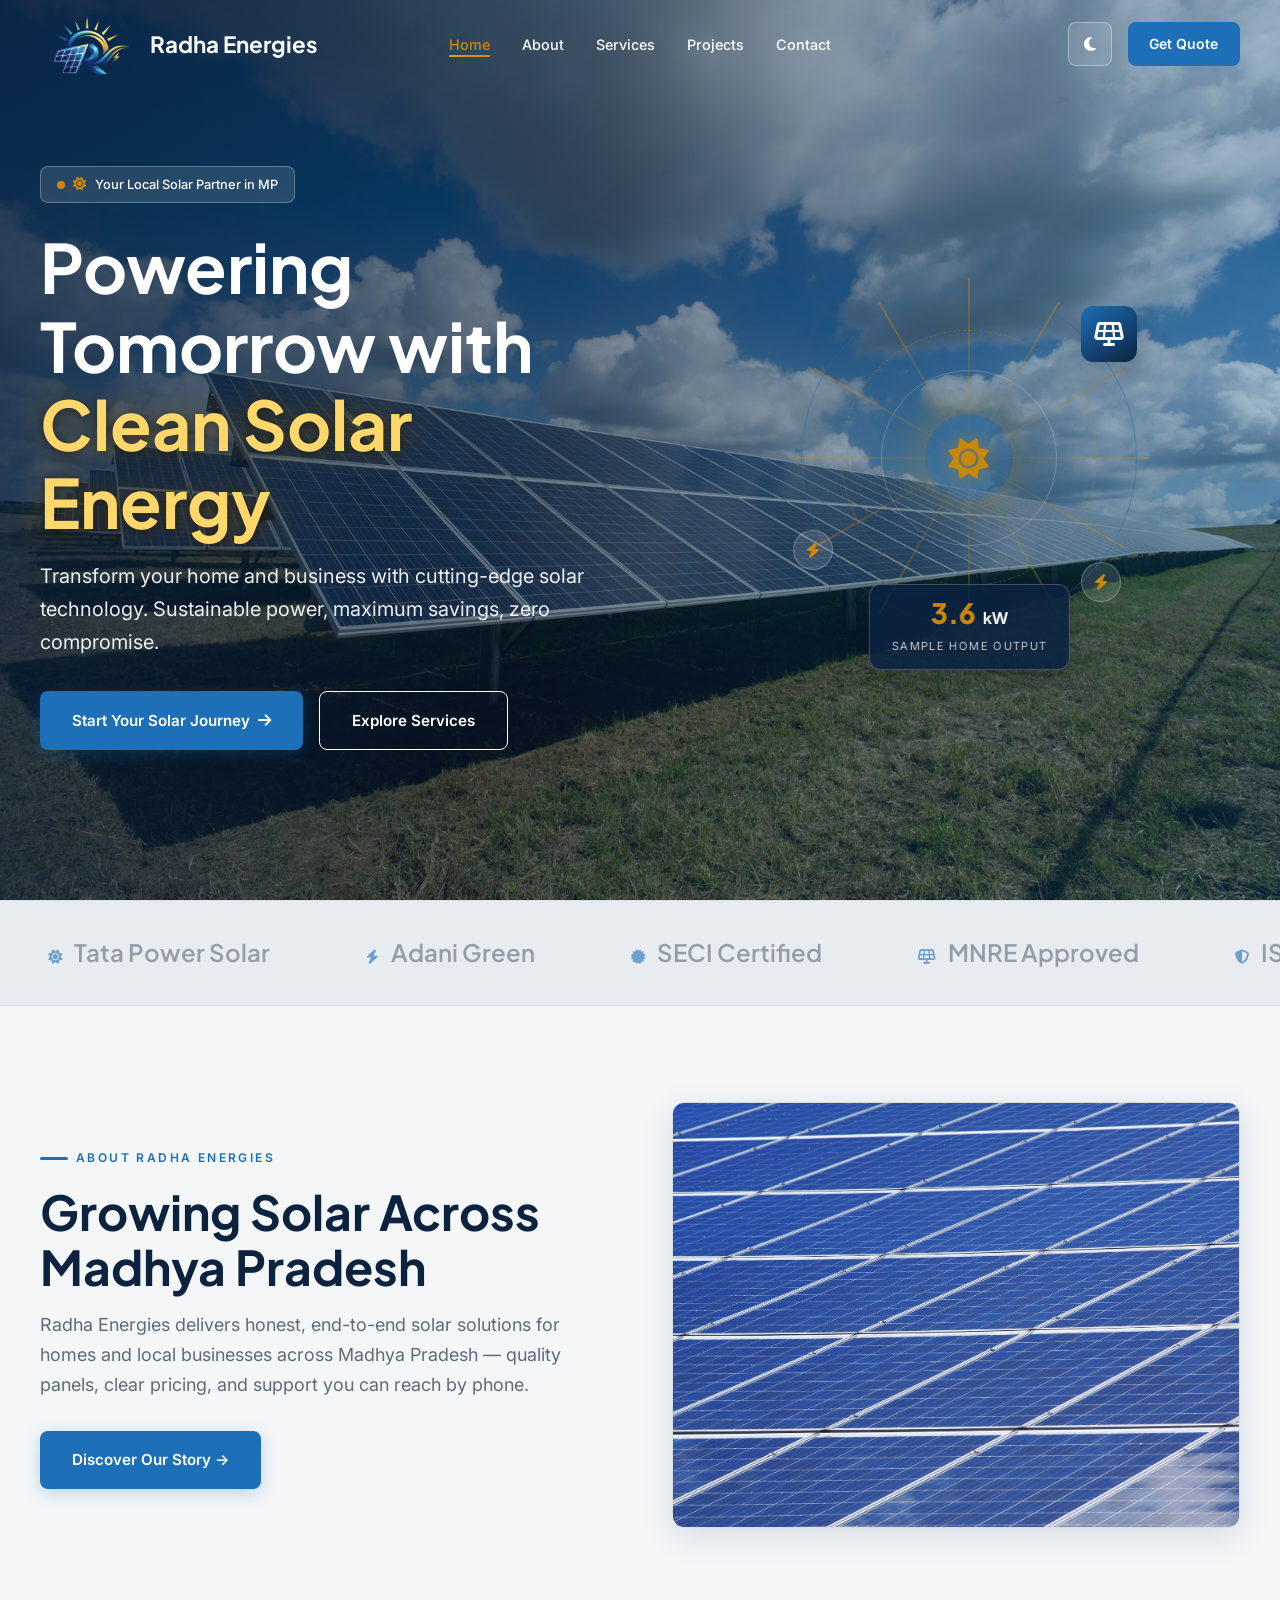
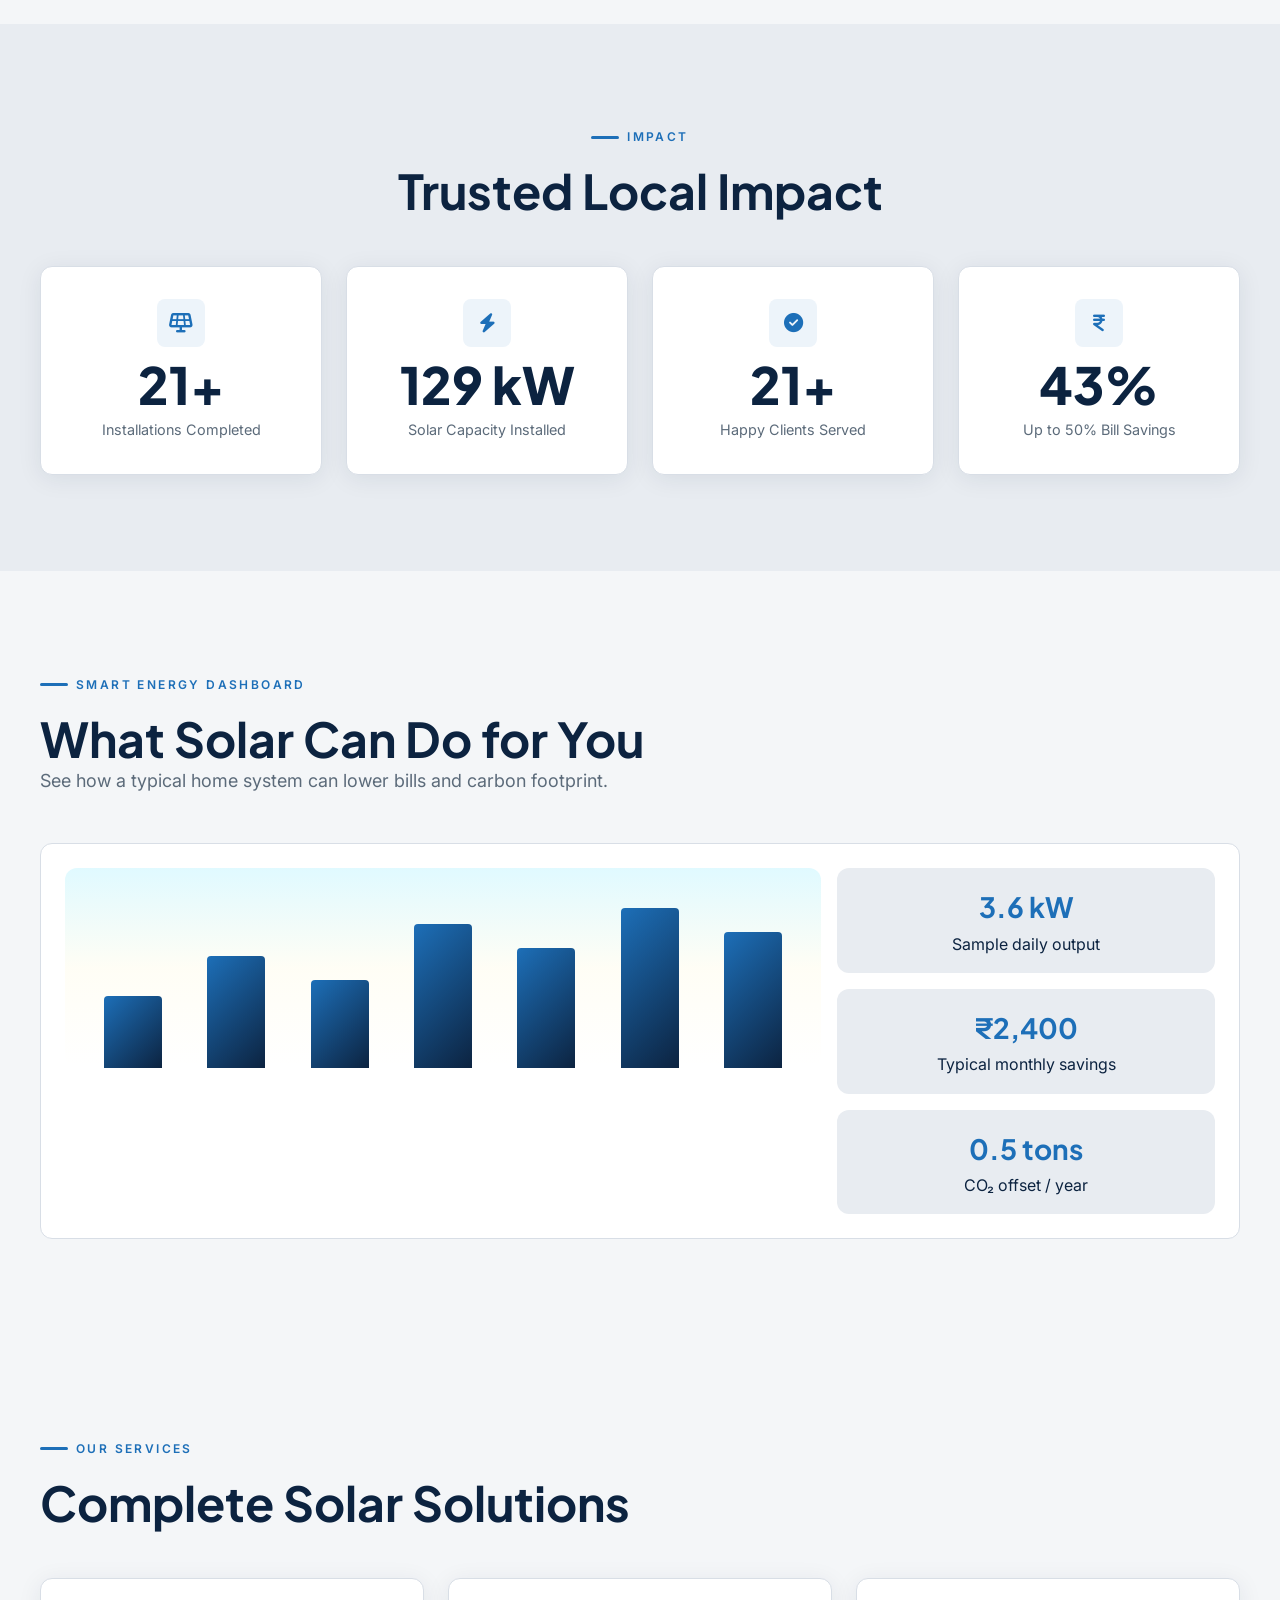
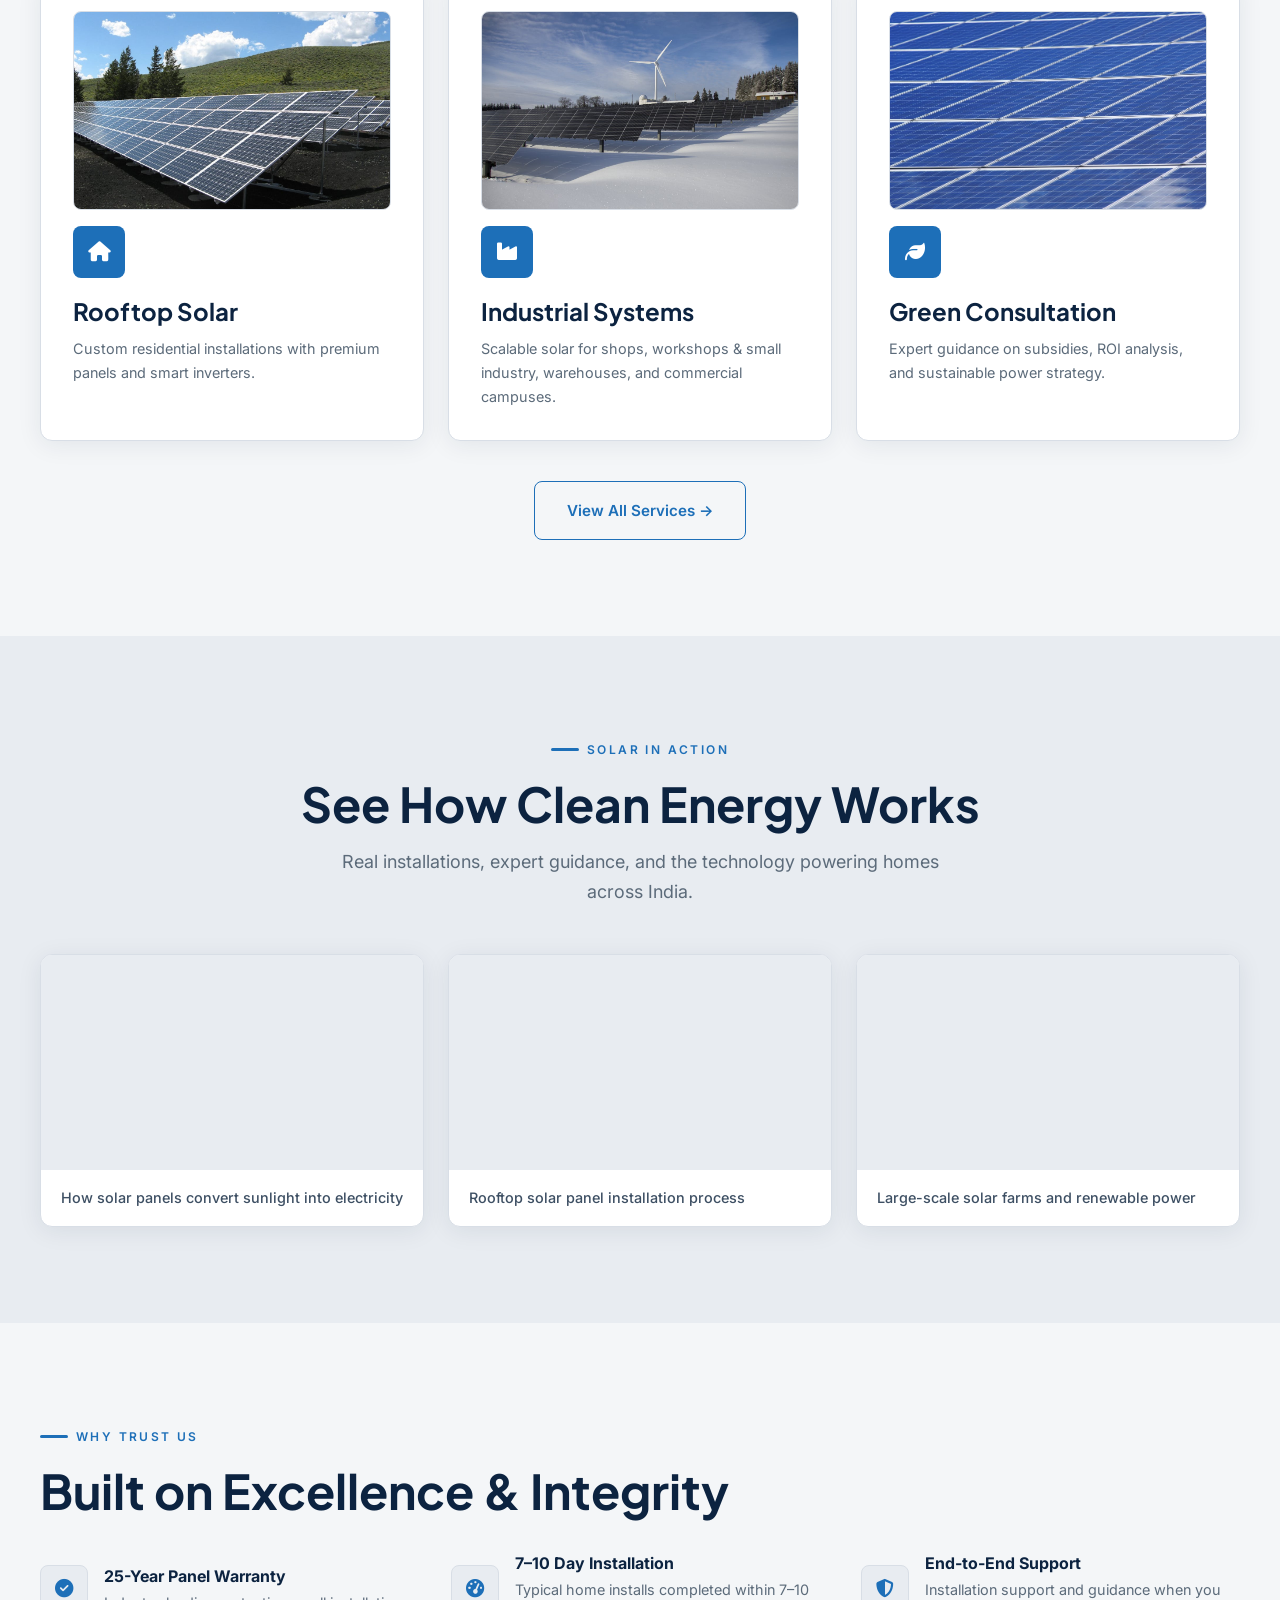
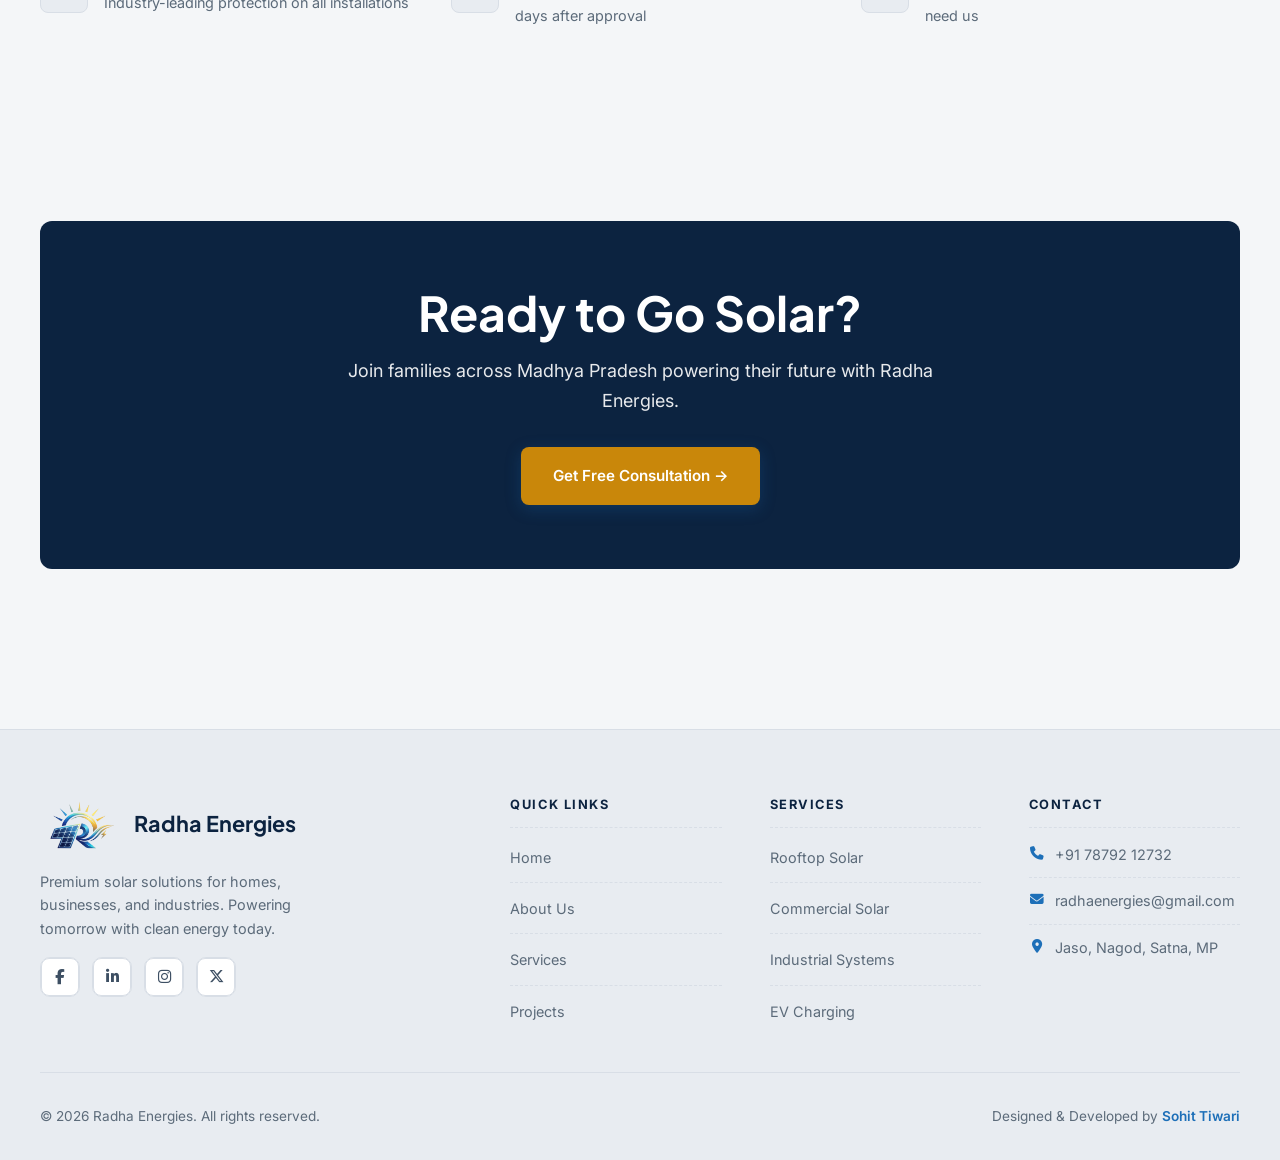
<file: index.html>
<!DOCTYPE html>
<html lang="en" data-theme="light">
<head>
  <meta charset="UTF-8">
  <meta name="viewport" content="width=device-width, initial-scale=1.0, viewport-fit=cover">
  <meta name="description" content="Radha Energies — Premium solar panel installation, rooftop solar, industrial systems & green energy consultation. Powering tomorrow with clean solar energy.">
  <meta name="keywords" content="solar energy, solar panels, rooftop solar, renewable energy, Radha Energies">
  <title>Radha Energies | Clean Solar Energy Solutions</title>
  <link rel="preconnect" href="https://fonts.googleapis.com">
  <link rel="preconnect" href="https://fonts.gstatic.com" crossorigin>
  <link href="https://fonts.googleapis.com/css2?family=Plus+Jakarta+Sans:wght@400;500;600;700;800&family=Inter:wght@400;500;600;700&display=swap" rel="stylesheet">
  <link rel="icon" href="assets/logo.png" type="image/png">
  <link rel="stylesheet" href="css/main.css">
  <link rel="stylesheet" href="css/animations.css">
  <link rel="stylesheet" href="https://cdnjs.cloudflare.com/ajax/libs/font-awesome/6.5.1/css/all.min.css" crossorigin="anonymous" referrerpolicy="no-referrer" />
  <link rel="stylesheet" href="css/icons.css">
</head>
<body>
  <div class="page-transition" aria-hidden="true"></div>

  <header class="header">
    <nav class="nav container">
      <a href="index.html" class="logo-link">
        <img src="assets/logo.png" alt="Radha Energies Logo" class="logo-img" width="72" height="72">
        <span class="logo-text">Radha Energies</span>
      </a>
      <ul class="nav-links" id="nav-menu">
        <li><a href="index.html" class="active"><i class="fa-solid fa-house" aria-hidden="true"></i><span>Home</span></a></li>
        <li><a href="about.html"><i class="fa-solid fa-circle-info" aria-hidden="true"></i><span>About</span></a></li>
        <li><a href="services.html"><i class="fa-solid fa-solar-panel" aria-hidden="true"></i><span>Services</span></a></li>
        <li><a href="projects.html"><i class="fa-solid fa-building" aria-hidden="true"></i><span>Projects</span></a></li>
        <li><a href="contact.html"><i class="fa-solid fa-envelope" aria-hidden="true"></i><span>Contact</span></a></li>
        <li class="nav-cta-mobile-wrap">
          <a href="contact.html" class="nav-cta-mobile">
            <i class="fa-solid fa-bolt" aria-hidden="true"></i>
            <span>Get Free Quote</span>
          </a>
        </li>
      </ul>
      <div class="nav-actions">
        <button class="theme-toggle" type="button" aria-label="Toggle theme"><i class="fa-solid fa-moon"></i></button>
        <a href="contact.html" class="nav-cta">Get Quote</a>
        <button class="menu-toggle" type="button" aria-label="Open menu" aria-expanded="false" aria-controls="nav-menu"><span></span><span></span><span></span></button>
      </div>
    </nav>
  </header>

  <main>
    <section class="hero hero--banner">
      <div class="hero-bg hero-bg--media"></div>
      <div class="container hero-grid">
        <div class="hero-content">
          <div class="hero-badge"><span class="dot"></span><span class="icon-wrap icon-wrap--badge"><i class="fa-solid fa-sun" aria-hidden="true"></i></span> Your Local Solar Partner in MP</div>
          <h1>Powering Tomorrow with <span>Clean Solar Energy</span></h1>
          <p class="hero-tagline">Transform your home and business with cutting-edge solar technology. Sustainable power, maximum savings, zero compromise.</p>
          <div class="hero-btns">
            <a href="contact.html" class="btn btn-primary btn-hero"><span>Start Your Solar Journey</span><i class="fa-solid fa-arrow-right btn-hero-icon" aria-hidden="true"></i></a>
            <a href="services.html" class="btn btn-outline btn-hero btn-hero--outline"><span>Explore Services</span></a>
          </div>
        </div>
        <div class="hero-energy-visual" aria-hidden="true">
          <div class="hero-energy-scene">
            <div class="hero-energy-orbit">
            <div class="hero-energy-ring hero-energy-ring--1"></div>
            <div class="hero-energy-ring hero-energy-ring--2"></div>
            <div class="hero-energy-ring hero-energy-ring--3"></div>
            <div class="hero-solar-rays"></div>
            <div class="hero-sun-core"><i class="fa-solid fa-sun" aria-hidden="true"></i></div>
            <div class="hero-panel-float"><i class="fa-solid fa-solar-panel" aria-hidden="true"></i></div>
            <div class="hero-bolt-float hero-bolt-float--1"><i class="fa-solid fa-bolt" aria-hidden="true"></i></div>
            <div class="hero-bolt-float hero-bolt-float--2"><i class="fa-solid fa-bolt" aria-hidden="true"></i></div>
            <div class="hero-orbit-dot hero-orbit-dot--1"></div>
            <div class="hero-orbit-dot hero-orbit-dot--2"></div>
            </div>
            <div class="hero-energy-stat">
              <span class="hero-energy-value" data-hero-kw>3.6</span>
              <span class="hero-energy-unit">kW</span>
              <span class="hero-energy-label">Sample home output</span>
            </div>
          </div>
        </div>
      </div>
    </section>

    <div class="marquee-wrap">
      <div class="marquee" aria-hidden="true">
        <span class="marquee-item"><span class="icon-wrap icon-wrap--marquee"><i class="fa-solid fa-sun" aria-hidden="true"></i></span> Tata Power Solar</span>
        <span class="marquee-item"><span class="icon-wrap icon-wrap--marquee"><i class="fa-solid fa-bolt" aria-hidden="true"></i></span> Adani Green</span>
        <span class="marquee-item"><span class="icon-wrap icon-wrap--marquee"><i class="fa-solid fa-certificate" aria-hidden="true"></i></span> SECI Certified</span>
        <span class="marquee-item"><span class="icon-wrap icon-wrap--marquee"><i class="fa-solid fa-solar-panel" aria-hidden="true"></i></span> MNRE Approved</span>
        <span class="marquee-item"><span class="icon-wrap icon-wrap--marquee"><i class="fa-solid fa-shield-halved" aria-hidden="true"></i></span> ISO 9001:2015</span>
        <span class="marquee-item"><span class="icon-wrap icon-wrap--marquee"><i class="fa-solid fa-leaf" aria-hidden="true"></i></span> BIS Certified Panels</span>
        <span class="marquee-item"><span class="icon-wrap icon-wrap--marquee"><i class="fa-solid fa-sun" aria-hidden="true"></i></span> Tata Power Solar</span>
        <span class="marquee-item"><span class="icon-wrap icon-wrap--marquee"><i class="fa-solid fa-bolt" aria-hidden="true"></i></span> Adani Green</span>
        <span class="marquee-item"><span class="icon-wrap icon-wrap--marquee"><i class="fa-solid fa-certificate" aria-hidden="true"></i></span> SECI Certified</span>
        <span class="marquee-item"><span class="icon-wrap icon-wrap--marquee"><i class="fa-solid fa-solar-panel" aria-hidden="true"></i></span> MNRE Approved</span>
        <span class="marquee-item"><span class="icon-wrap icon-wrap--marquee"><i class="fa-solid fa-shield-halved" aria-hidden="true"></i></span> ISO 9001:2015</span>
        <span class="marquee-item"><span class="icon-wrap icon-wrap--marquee"><i class="fa-solid fa-leaf" aria-hidden="true"></i></span> BIS Certified Panels</span>
      </div>
    </div>

    <section class="section">
      <div class="container split-grid">
        <div class="reveal-left">
          <span class="section-label">About Radha Energies</span>
          <h2>Growing Solar Across Madhya Pradesh</h2>
          <p class="lead" style="margin-top:1rem;">Radha Energies delivers honest, end-to-end solar solutions for homes and local businesses across Madhya Pradesh — quality panels, clear pricing, and support you can reach by phone.</p>
          <a href="about.html" class="btn btn-primary" style="margin-top:2rem;">Discover Our Story →</a>
        </div>
        <div class="intro-visual reveal-right parallax-layer" data-parallax="0.08">
          <div class="intro-visual-inner">
            <img src="assets/about-solar.jpg" alt="Solar panels on a modern rooftop" width="800" height="600" loading="lazy" decoding="async">
          </div>
        </div>
      </div>
    </section>

    <section class="section section--alt">
      <div class="container">
        <div class="text-center reveal" style="text-align:center;margin-bottom:3rem;">
          <span class="section-label" style="justify-content:center;">Impact</span>
          <h2>Trusted Local Impact</h2>
        </div>
        <div class="stats-grid">
          <div class="glass-card stat-card reveal">
            <span class="icon-wrap icon-wrap--stat"><i class="fa-solid fa-solar-panel" aria-hidden="true"></i></span><div class="stat-number" data-count="25" data-suffix="+">0</div>
            <p class="stat-label">Installations Completed</p>
          </div>
          <div class="glass-card stat-card reveal">
            <span class="icon-wrap icon-wrap--stat"><i class="fa-solid fa-bolt" aria-hidden="true"></i></span><div class="stat-number" data-count="150" data-suffix=" kW">0</div>
            <p class="stat-label">Solar Capacity Installed</p>
          </div>
          <div class="glass-card stat-card reveal">
            <span class="icon-wrap icon-wrap--stat"><i class="fa-solid fa-circle-check" aria-hidden="true"></i></span><div class="stat-number" data-count="25" data-suffix="+">0</div>
            <p class="stat-label">Happy Clients Served</p>
          </div>
          <div class="glass-card stat-card reveal">
            <span class="icon-wrap icon-wrap--stat"><i class="fa-solid fa-indian-rupee-sign" aria-hidden="true"></i></span><div class="stat-number" data-count="50" data-suffix="%">0</div>
            <p class="stat-label">Up to 50% Bill Savings</p>
          </div>
        </div>
      </div>
    </section>

    <section class="section">
      <div class="container">
        <div class="reveal" style="margin-bottom:3rem;">
          <span class="section-label">Smart Energy Dashboard</span>
          <h2>What Solar Can Do for You</h2>
          <p class="lead">See how a typical home system can lower bills and carbon footprint.</p>
        </div>
        <div class="dashboard-preview reveal">
          <div class="dashboard-chart">
            <div class="chart-bars">
              <span class="chart-bar" data-height="45%" style="height:45%"></span>
              <span class="chart-bar" data-height="70%" style="height:70%"></span>
              <span class="chart-bar" data-height="55%" style="height:55%"></span>
              <span class="chart-bar" data-height="90%" style="height:90%"></span>
              <span class="chart-bar" data-height="75%" style="height:75%"></span>
              <span class="chart-bar" data-height="100%" style="height:100%"></span>
              <span class="chart-bar" data-height="85%" style="height:85%"></span>
            </div>
          </div>
          <div style="display:flex;flex-direction:column;gap:1rem;">
            <div class="dashboard-metric"><strong>3.6 kW</strong>Sample daily output</div>
            <div class="dashboard-metric"><strong>₹2,400</strong>Typical monthly savings</div>
            <div class="dashboard-metric"><strong>0.5 tons</strong>CO₂ offset / year</div>
          </div>
        </div>
      </div>
    </section>

    <section class="section">
      <div class="container">
        <div class="reveal" style="margin-bottom:3rem;">
          <span class="section-label">Our Services</span>
          <h2>Complete Solar Solutions</h2>
        </div>
        <div class="services-grid">
          <div class="glass-card reveal">
            <img class="service-thumb" src="assets/service-residential.jpg" alt="Residential rooftop solar panels" width="400" height="250" loading="lazy">
            <span class="icon-wrap icon-wrap--service"><i class="fa-solid fa-house" aria-hidden="true"></i></span>
            <h3>Rooftop Solar</h3>
            <p style="color:var(--text-muted);margin-top:0.75rem;font-size:0.9rem;">Custom residential installations with premium panels and smart inverters.</p>
          </div>
          <div class="glass-card reveal">
            <img class="service-thumb" src="assets/service-industrial.jpg" alt="Industrial solar panel farm" width="400" height="250" loading="lazy">
            <span class="icon-wrap icon-wrap--service"><i class="fa-solid fa-industry" aria-hidden="true"></i></span>
            <h3>Industrial Systems</h3>
            <p style="color:var(--text-muted);margin-top:0.75rem;font-size:0.9rem;">Scalable solar for shops, workshops & small industry, warehouses, and commercial campuses.</p>
          </div>
          <div class="glass-card reveal">
            <img class="service-thumb" src="assets/about-solar.jpg" alt="Solar energy consultation" width="400" height="250" loading="lazy">
            <span class="icon-wrap icon-wrap--service"><i class="fa-solid fa-leaf" aria-hidden="true"></i></span>
            <h3>Green Consultation</h3>
            <p style="color:var(--text-muted);margin-top:0.75rem;font-size:0.9rem;">Expert guidance on subsidies, ROI analysis, and sustainable power strategy.</p>
          </div>
        </div>
        <div style="text-align:center;margin-top:2.5rem;" class="reveal">
          <a href="services.html" class="btn btn-outline">View All Services →</a>
        </div>
      </div>
    </section>

    <section class="section section--alt media-section">
      <div class="container">
        <div class="reveal" style="text-align:center;margin-bottom:3rem;">
          <span class="section-label" style="justify-content:center;">Solar in Action</span>
          <h2>See How Clean Energy Works</h2>
          <p class="lead" style="margin:1rem auto 0;">Real installations, expert guidance, and the technology powering homes across India.</p>
        </div>
        <div class="media-grid">
          <article class="media-card media-card--video reveal">
            <div class="video-embed">
              <iframe src="https://www.youtube-nocookie.com/embed/xKxrkht7CpY?rel=0&modestbranding=1" title="How solar panels work" allow="accelerometer; autoplay; clipboard-write; encrypted-media; gyroscope; picture-in-picture; web-share" referrerpolicy="strict-origin-when-cross-origin" allowfullscreen loading="lazy"></iframe>
            </div>
            <p class="media-card-caption">How solar panels convert sunlight into electricity</p>
          </article>
          <article class="media-card media-card--video reveal">
            <div class="video-embed">
              <iframe src="https://www.youtube-nocookie.com/embed/jSa1tvrrFZg?rel=0&modestbranding=1" title="Rooftop solar installation" allow="accelerometer; autoplay; clipboard-write; encrypted-media; gyroscope; picture-in-picture; web-share" referrerpolicy="strict-origin-when-cross-origin" allowfullscreen loading="lazy"></iframe>
            </div>
            <p class="media-card-caption">Rooftop solar panel installation process</p>
          </article>
          <article class="media-card media-card--video reveal">
            <div class="video-embed">
              <iframe src="https://www.youtube-nocookie.com/embed/1kUE0BZtTRc?rel=0&modestbranding=1" title="Solar farm and renewable energy" allow="accelerometer; autoplay; clipboard-write; encrypted-media; gyroscope; picture-in-picture; web-share" referrerpolicy="strict-origin-when-cross-origin" allowfullscreen loading="lazy"></iframe>
            </div>
            <p class="media-card-caption">Large-scale solar farms and renewable power</p>
          </article>
        </div>
      </div>
    </section>

    <section class="section">
      <div class="container">
        <div class="reveal" style="margin-bottom:2rem;">
          <span class="section-label">Why Trust Us</span>
          <h2>Built on Excellence & Integrity</h2>
        </div>
        <div class="trust-grid">
          <div class="trust-item reveal">
            <span class="icon-wrap icon-wrap--trust"><i class="fa-solid fa-circle-check" aria-hidden="true"></i></span>
            <div><strong>25-Year Panel Warranty</strong><br><span style="color:var(--text-muted);font-size:0.9rem;">Industry-leading protection on all installations</span></div>
          </div>
          <div class="trust-item reveal">
            <span class="icon-wrap icon-wrap--trust"><i class="fa-solid fa-gauge-high" aria-hidden="true"></i></span>
            <div><strong>7–10 Day Installation</strong><br><span style="color:var(--text-muted);font-size:0.9rem;">Typical home installs completed within 7–10 days after approval</span></div>
          </div>
          <div class="trust-item reveal">
            <span class="icon-wrap icon-wrap--trust"><i class="fa-solid fa-shield-halved" aria-hidden="true"></i></span>
            <div><strong>End-to-End Support</strong><br><span style="color:var(--text-muted);font-size:0.9rem;">Installation support and guidance when you need us</span></div>
          </div>
        </div>
      </div>
    </section>

    <section class="section">
      <div class="container">
        <div class="cta-banner reveal">
          <h2 style="position:relative;z-index:1;">Ready to Go Solar?</h2>
          <p class="lead" style="margin:1rem auto 2rem;position:relative;z-index:1;">Join families across Madhya Pradesh powering their future with Radha Energies.</p>
          <a href="contact.html" class="btn btn-primary" style="position:relative;z-index:1;">Get Free Consultation →</a>
        </div>
      </div>
    </section>
  </main>

  <footer class="footer">
    <div class="container">
      <div class="footer-grid">
        <div class="footer-brand">
          <a href="index.html" class="logo-link">
            <img src="assets/logo.png" alt="Radha Energies" class="logo-img" width="72" height="72">
            <span class="logo-text">Radha Energies</span>
          </a>
          <p>Premium solar solutions for homes, businesses, and industries. Powering tomorrow with clean energy today.</p>
          <div class="social-links">
            <a href="#" aria-label="Facebook"><span class="icon-wrap icon-wrap--social"><i class="fa-brands fa-facebook-f" aria-hidden="true"></i></span></a>
            <a href="#" aria-label="LinkedIn"><span class="icon-wrap icon-wrap--social"><i class="fa-brands fa-linkedin-in" aria-hidden="true"></i></span></a>
            <a href="#" aria-label="Instagram"><span class="icon-wrap icon-wrap--social"><i class="fa-brands fa-instagram" aria-hidden="true"></i></span></a>
            <a href="#" aria-label="Twitter"><span class="icon-wrap icon-wrap--social"><i class="fa-brands fa-x-twitter" aria-hidden="true"></i></span></a>
          </div>
        </div>
        <div><h4>Quick Links</h4><ul class="footer-links"><li><a href="index.html">Home</a></li><li><a href="about.html">About Us</a></li><li><a href="services.html">Services</a></li><li><a href="projects.html">Projects</a></li></ul></div>
        <div><h4>Services</h4><ul class="footer-links"><li><a href="services.html">Rooftop Solar</a></li><li><a href="services.html">Commercial Solar</a></li><li><a href="services.html">Industrial Systems</a></li><li><a href="services.html">EV Charging</a></li></ul></div>
        <div><h4>Contact</h4><ul class="footer-links footer-contact-list"><li class="footer-contact-item"><i class="fa-solid fa-phone" aria-hidden="true"></i><a href="tel:+917879212732">+91 78792 12732</a></li><li class="footer-contact-item"><i class="fa-solid fa-envelope" aria-hidden="true"></i><a href="mailto:radhaenergies@gmail.com">radhaenergies@gmail.com</a></li><li class="footer-contact-item"><i class="fa-solid fa-location-dot" aria-hidden="true"></i><span>Jaso, Nagod, Satna, MP</span></li></ul></div>
      </div>
      <div class="footer-bottom">
        <span>© 2026 Radha Energies. All rights reserved.</span>
        <p class="footer-credit">Designed &amp; Developed by <a href="https://sohit-tiwarii.netlify.app/" target="_blank" rel="noopener noreferrer">Sohit Tiwari</a></p>
      </div>
    </div>
  </footer>

  <script src="js/main.js"></script>
</body>
</html>
</file>
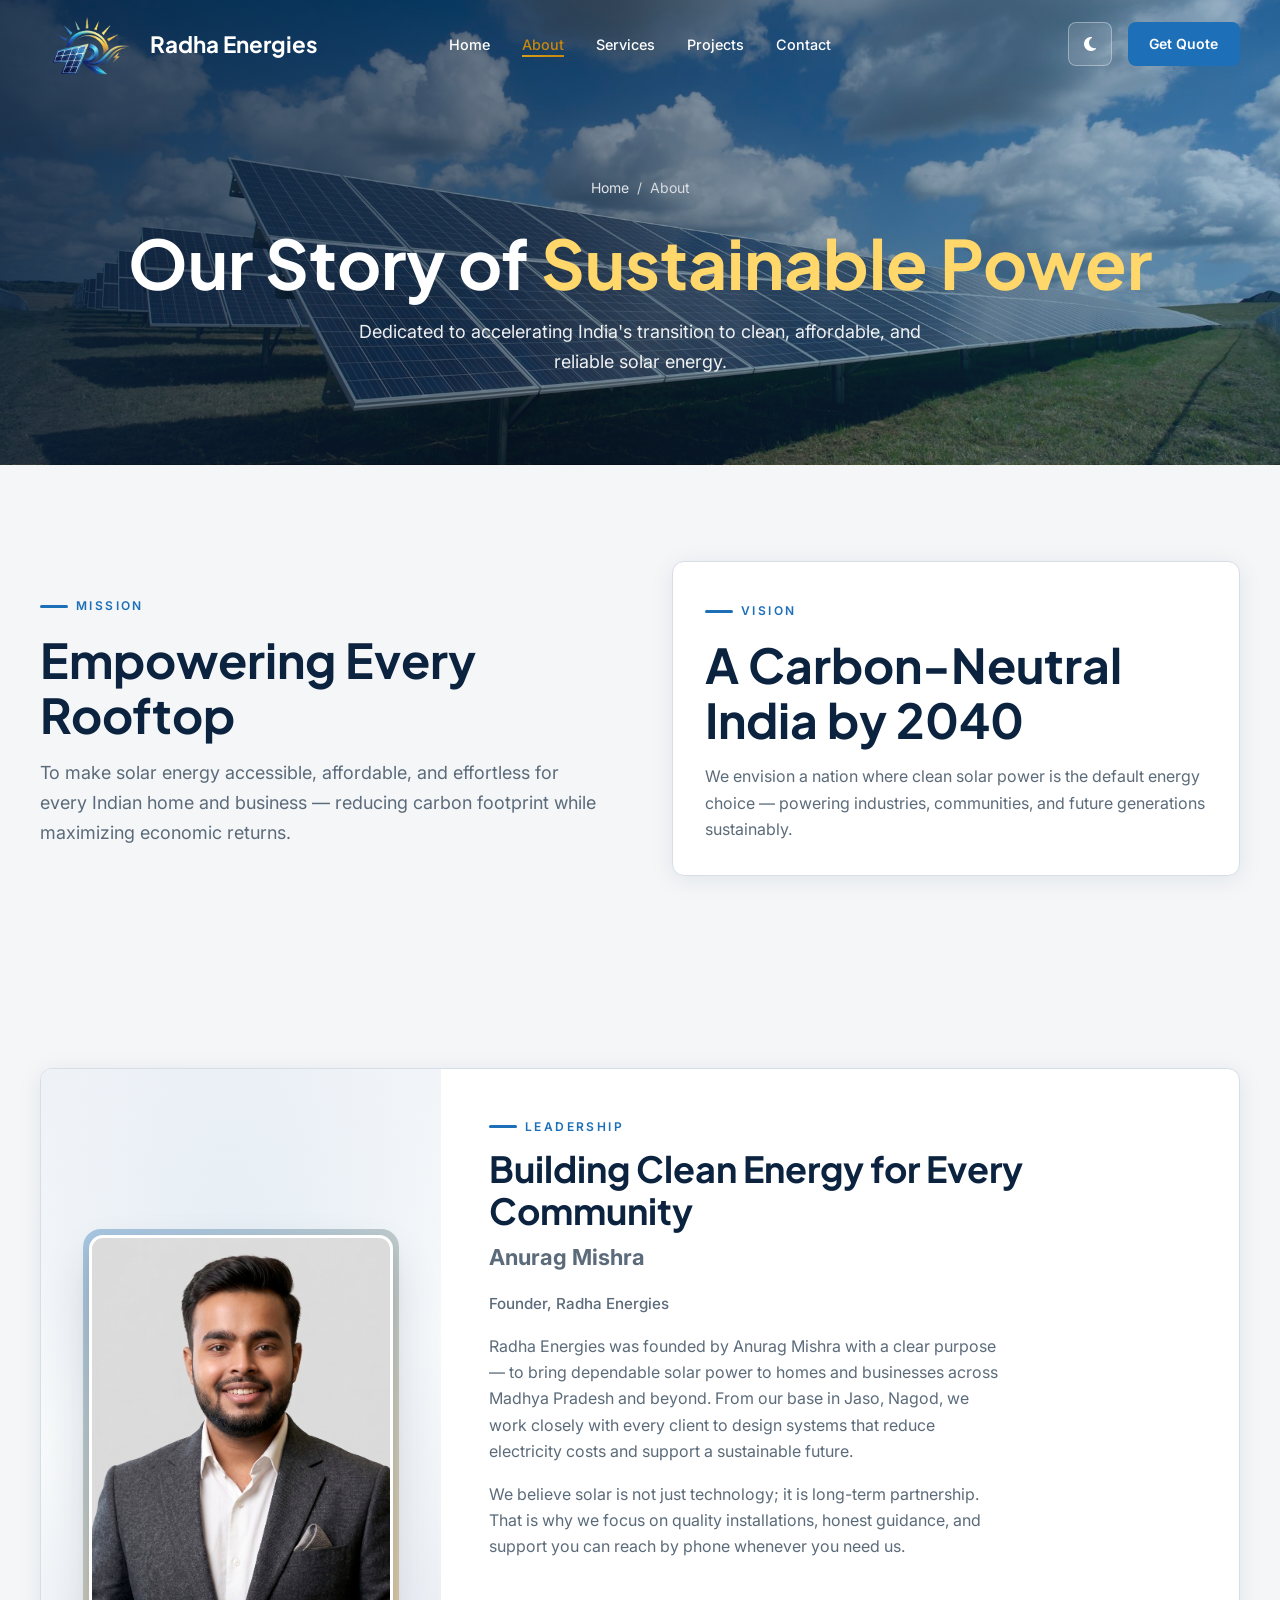
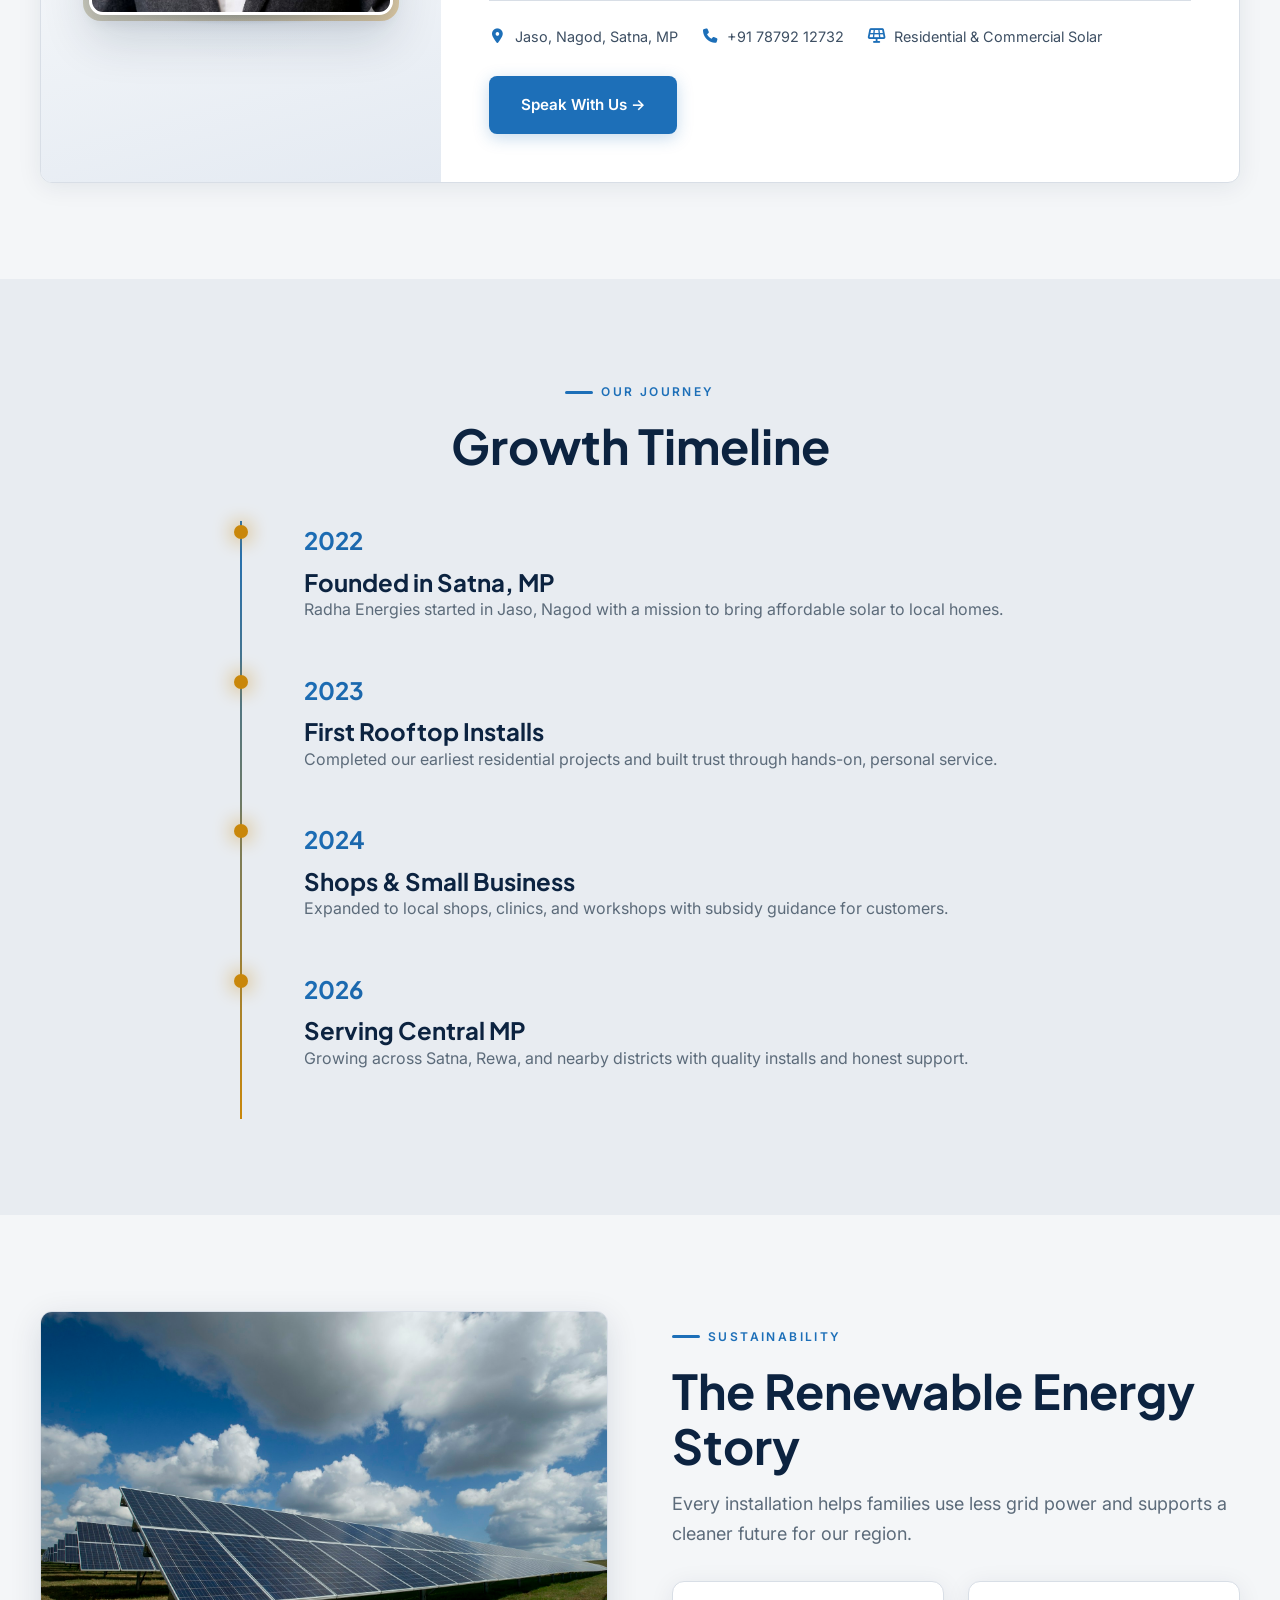
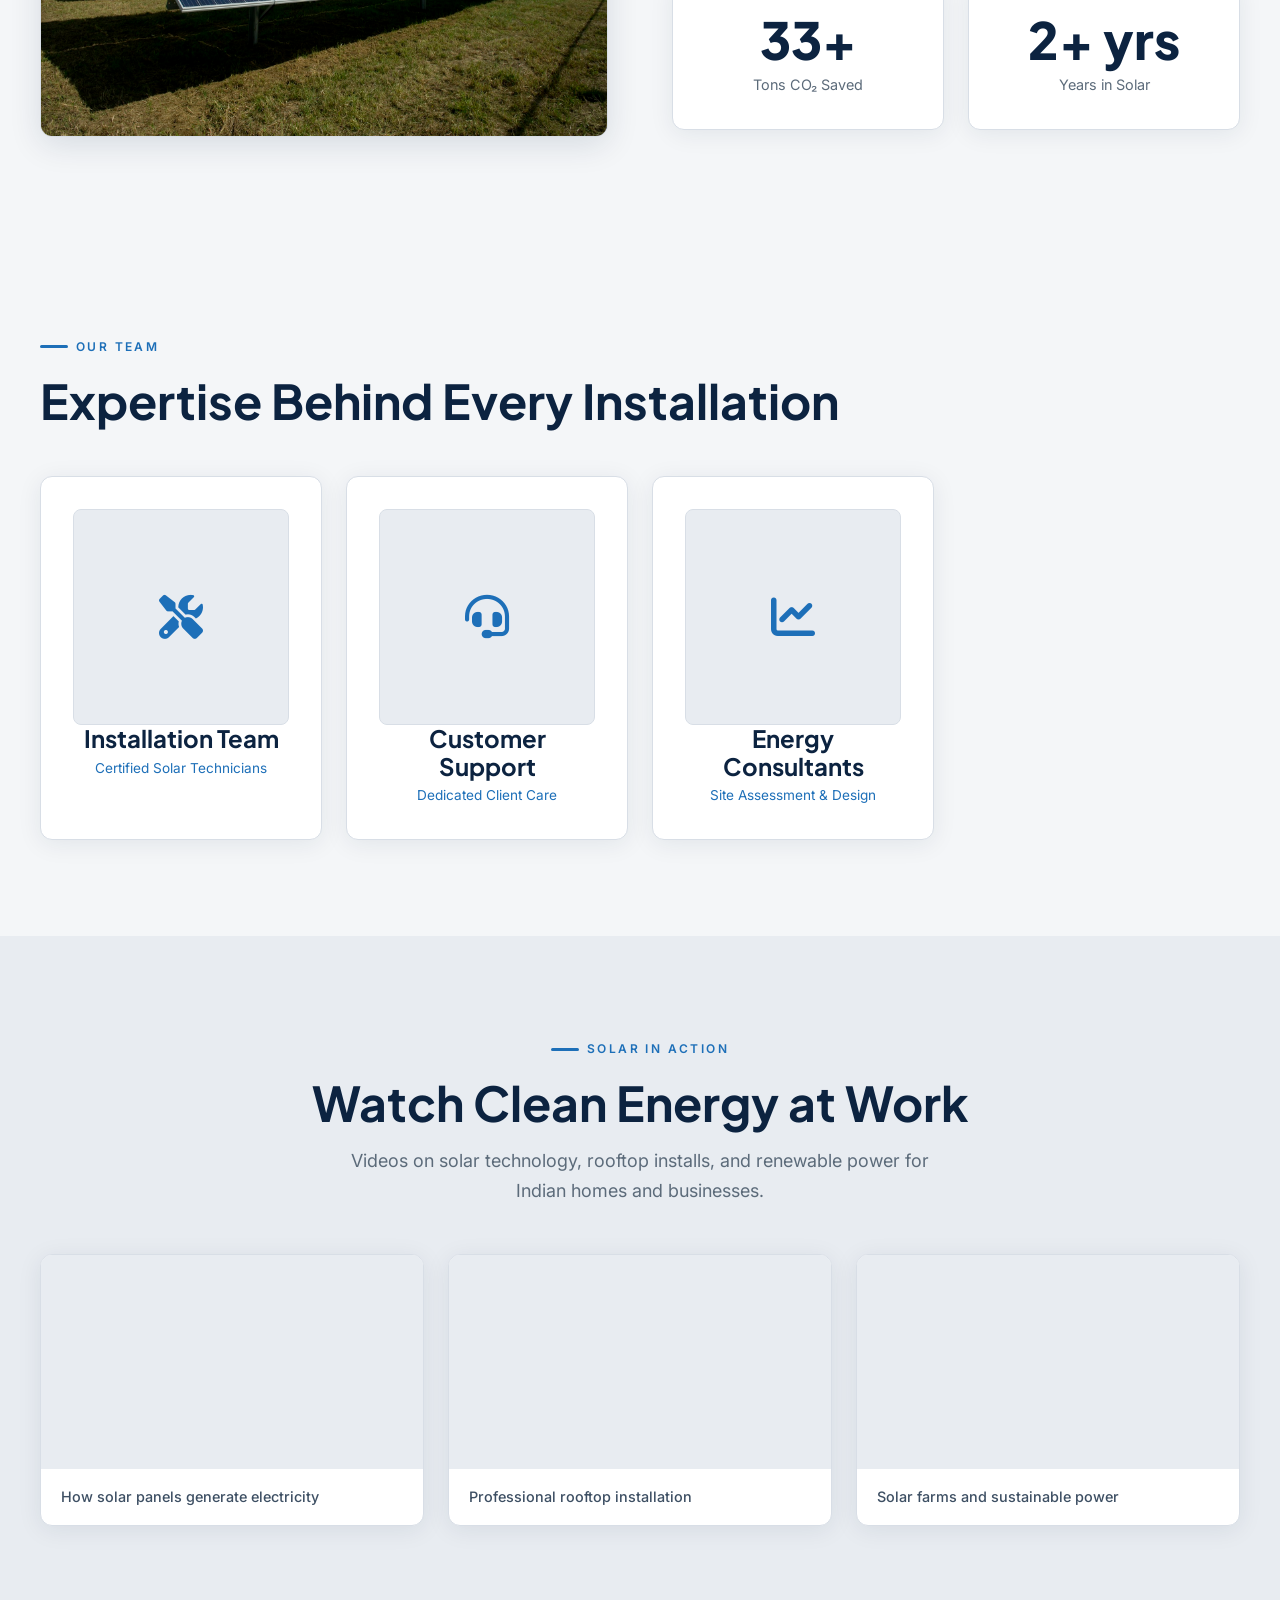
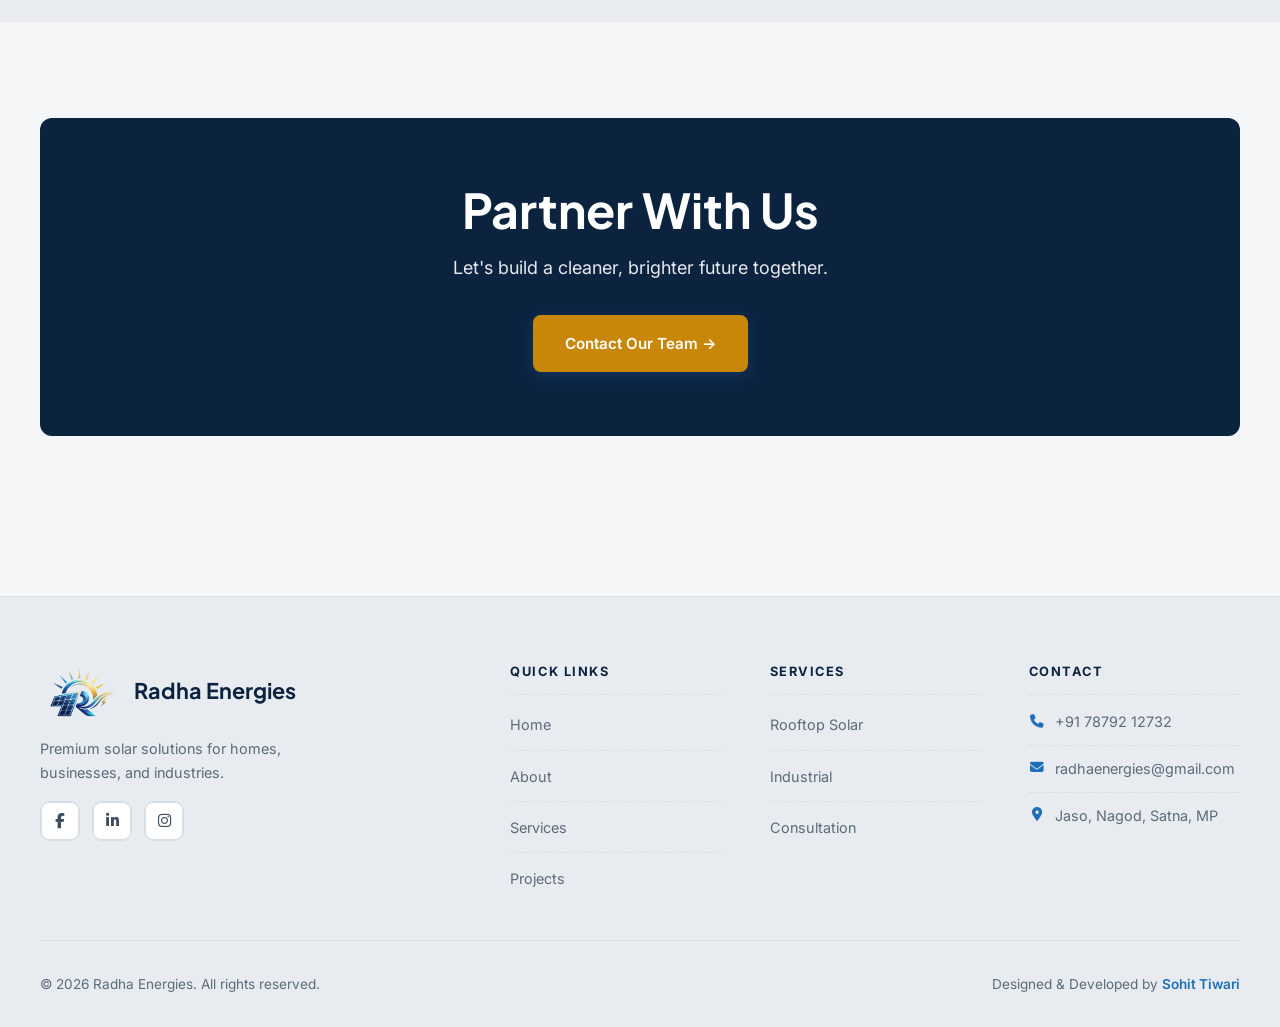
<file: about.html>
<!DOCTYPE html>
<html lang="en" data-theme="light">
<head>
  <meta charset="UTF-8">
  <meta name="viewport" content="width=device-width, initial-scale=1.0, viewport-fit=cover">
  <meta name="description" content="About Radha Energies — Meet founder Anurag Mishra, our mission, vision, and sustainable solar energy story.">
  <title>About Us | Radha Energies</title>
  <link rel="preconnect" href="https://fonts.googleapis.com">
  <link rel="preconnect" href="https://fonts.gstatic.com" crossorigin>
  <link href="https://fonts.googleapis.com/css2?family=Plus+Jakarta+Sans:wght@400;500;600;700;800&family=Inter:wght@400;500;600;700&display=swap" rel="stylesheet">
  <link rel="icon" href="assets/logo.png" type="image/png">
  <link rel="stylesheet" href="css/main.css">
  <link rel="stylesheet" href="css/animations.css">
  <link rel="stylesheet" href="https://cdnjs.cloudflare.com/ajax/libs/font-awesome/6.5.1/css/all.min.css" crossorigin="anonymous" referrerpolicy="no-referrer" />
  <link rel="stylesheet" href="css/icons.css">
</head>
<body>
  <div class="page-transition" aria-hidden="true"></div>

  <header class="header">
    <nav class="nav container">
      <a href="index.html" class="logo-link">
        <img src="assets/logo.png" alt="Radha Energies Logo" class="logo-img" width="72" height="72">
        <span class="logo-text">Radha Energies</span>
      </a>
      <ul class="nav-links" id="nav-menu">
        <li><a href="index.html"><i class="fa-solid fa-house" aria-hidden="true"></i><span>Home</span></a></li>
        <li><a href="about.html" class="active"><i class="fa-solid fa-circle-info" aria-hidden="true"></i><span>About</span></a></li>
        <li><a href="services.html"><i class="fa-solid fa-solar-panel" aria-hidden="true"></i><span>Services</span></a></li>
        <li><a href="projects.html"><i class="fa-solid fa-building" aria-hidden="true"></i><span>Projects</span></a></li>
        <li><a href="contact.html"><i class="fa-solid fa-envelope" aria-hidden="true"></i><span>Contact</span></a></li>
        <li class="nav-cta-mobile-wrap">
          <a href="contact.html" class="nav-cta-mobile">
            <i class="fa-solid fa-bolt" aria-hidden="true"></i>
            <span>Get Free Quote</span>
          </a>
        </li>
      </ul>
      <div class="nav-actions">
        <button class="theme-toggle" type="button" aria-label="Toggle theme"><i class="fa-solid fa-moon"></i></button>
        <a href="contact.html" class="nav-cta">Get Quote</a>
        <button class="menu-toggle" type="button" aria-label="Open menu" aria-expanded="false" aria-controls="nav-menu"><span></span><span></span><span></span></button>
      </div>
    </nav>
  </header>

  <main>
    <section class="page-hero">
      <div class="hero-bg hero-bg--media"></div>
      <div class="hero-gradient-orb hero-orb-1" data-parallax="0.1" style="position:absolute;"></div>
      <div class="container">
        <nav class="breadcrumb" aria-label="Breadcrumb"><a href="index.html">Home</a> / <span>About</span></nav>
        <h1>Our Story of <span class="text-gradient">Sustainable Power</span></h1>
        <p class="lead">Dedicated to accelerating India's transition to clean, affordable, and reliable solar energy.</p>
      </div>
    </section>

    <section class="section">
      <div class="container split-grid">
        <div class="reveal-left">
          <span class="section-label">Mission</span>
          <h2>Empowering Every Rooftop</h2>
          <p class="lead" style="margin-top:1rem;">To make solar energy accessible, affordable, and effortless for every Indian home and business — reducing carbon footprint while maximizing economic returns.</p>
        </div>
        <div class="reveal-right glass-card">
          <span class="section-label">Vision</span>
          <h2>A Carbon-Neutral India by 2040</h2>
          <p style="color:var(--text-muted);margin-top:1rem;">We envision a nation where clean solar power is the default energy choice — powering industries, communities, and future generations sustainably.</p>
        </div>
      </div>
    </section>

    <section class="section">
      <div class="container">
        <div class="founder-section reveal">
          <div class="founder-grid">
            <div class="founder-photo-wrap">
              <div class="founder-photo-frame">
                <img src="assets/brand-owner.png" alt="Anurag Mishra, Founder of Radha Energies" class="founder-photo" width="764" height="1024" loading="lazy" decoding="async">
              </div>
            </div>
            <div class="founder-content">
              <span class="section-label">Leadership</span>
              <h2>Building Clean Energy for Every Community</h2>
              <p class="founder-name">Anurag Mishra</p>
              <p class="founder-role">Founder, Radha Energies</p>
              <p>Radha Energies was founded by Anurag Mishra with a clear purpose — to bring dependable solar power to homes and businesses across Madhya Pradesh and beyond. From our base in Jaso, Nagod, we work closely with every client to design systems that reduce electricity costs and support a sustainable future.</p>
              <p>We believe solar is not just technology; it is long-term partnership. That is why we focus on quality installations, honest guidance, and support you can reach by phone whenever you need us.</p>
              <div class="founder-meta">
                <span class="founder-meta-item"><i class="fa-solid fa-location-dot" aria-hidden="true"></i> Jaso, Nagod, Satna, MP</span>
                <span class="founder-meta-item"><i class="fa-solid fa-phone" aria-hidden="true"></i> <a href="tel:+917879212732">+91 78792 12732</a></span>
                <span class="founder-meta-item"><i class="fa-solid fa-solar-panel" aria-hidden="true"></i> Residential &amp; Commercial Solar</span>
              </div>
              <a href="contact.html" class="btn btn-primary" style="margin-top:1.75rem;align-self:flex-start;">Speak With Us →</a>
            </div>
          </div>
        </div>
      </div>
    </section>

    <section class="section section--alt">
      <div class="container">
        <div class="reveal" style="text-align:center;margin-bottom:3rem;">
          <span class="section-label" style="justify-content:center;">Our Journey</span>
          <h2>Growth Timeline</h2>
        </div>
        <div class="timeline">
          <div class="timeline-item reveal">
            <div class="timeline-year">2022</div>
            <h3>Founded in Satna, MP</h3>
            <p style="color:var(--text-muted);">Radha Energies started in Jaso, Nagod with a mission to bring affordable solar to local homes.</p>
          </div>
          <div class="timeline-item reveal">
            <div class="timeline-year">2023</div>
            <h3>First Rooftop Installs</h3>
            <p style="color:var(--text-muted);">Completed our earliest residential projects and built trust through hands-on, personal service.</p>
          </div>
          <div class="timeline-item reveal">
            <div class="timeline-year">2024</div>
            <h3>Shops &amp; Small Business</h3>
            <p style="color:var(--text-muted);">Expanded to local shops, clinics, and workshops with subsidy guidance for customers.</p>
          </div>
          <div class="timeline-item reveal">
            <div class="timeline-year">2026</div>
            <h3>Serving Central MP</h3>
            <p style="color:var(--text-muted);">Growing across Satna, Rewa, and nearby districts with quality installs and honest support.</p>
          </div>
        </div>
      </div>
    </section>

    <section class="section">
      <div class="container split-grid">
        <div class="intro-visual reveal-left">
          <div class="intro-visual-inner">
            <img src="assets/hero-rooftop.jpg" alt="Solar farm and clean energy landscape" width="800" height="600" loading="lazy" decoding="async">
          </div>
        </div>
        <div class="reveal-right">
          <span class="section-label">Sustainability</span>
          <h2>The Renewable Energy Story</h2>
          <p class="lead" style="margin-top:1rem;">Every installation helps families use less grid power and supports a cleaner future for our region.</p>
          <div class="stats-grid stats-grid--2col" style="margin-top:2rem;">
            <div class="glass-card stat-card"><div class="stat-number" data-count="40" data-suffix="+">0</div><p class="stat-label">Tons CO₂ Saved</p></div>
            <div class="glass-card stat-card"><div class="stat-number" data-count="3" data-suffix="+ yrs">0</div><p class="stat-label">Years in Solar</p></div>
          </div>
        </div>
      </div>
    </section>

    <section class="section">
      <div class="container">
        <div class="reveal" style="margin-bottom:3rem;">
          <span class="section-label">Our Team</span>
          <h2>Expertise Behind Every Installation</h2>
        </div>
        <div class="team-grid">
          <div class="glass-card team-card reveal">
            <span class="icon-wrap icon-wrap--team"><i class="fa-solid fa-screwdriver-wrench" aria-hidden="true"></i></span>
            <h3>Installation Team</h3>
            <p class="team-role">Certified Solar Technicians</p>
          </div>
          <div class="glass-card team-card reveal">
            <span class="icon-wrap icon-wrap--team"><i class="fa-solid fa-headset" aria-hidden="true"></i></span>
            <h3>Customer Support</h3>
            <p class="team-role">Dedicated Client Care</p>
          </div>
          <div class="glass-card team-card reveal">
            <span class="icon-wrap icon-wrap--team"><i class="fa-solid fa-chart-line" aria-hidden="true"></i></span>
            <h3>Energy Consultants</h3>
            <p class="team-role">Site Assessment &amp; Design</p>
          </div>
        </div>
      </div>
    </section>

    <section class="section section--alt media-section">
      <div class="container">
        <div class="reveal" style="text-align:center;margin-bottom:3rem;">
          <span class="section-label" style="justify-content:center;">Solar in Action</span>
          <h2>Watch Clean Energy at Work</h2>
          <p class="lead" style="margin:1rem auto 0;">Videos on solar technology, rooftop installs, and renewable power for Indian homes and businesses.</p>
        </div>
        <div class="media-grid">
          <article class="media-card media-card--video reveal">
            <div class="video-embed">
              <iframe src="https://www.youtube-nocookie.com/embed/xKxrkht7CpY?rel=0&modestbranding=1" title="How solar panels work" allow="accelerometer; autoplay; clipboard-write; encrypted-media; gyroscope; picture-in-picture; web-share" referrerpolicy="strict-origin-when-cross-origin" allowfullscreen loading="lazy"></iframe>
            </div>
            <p class="media-card-caption">How solar panels generate electricity</p>
          </article>
          <article class="media-card media-card--video reveal">
            <div class="video-embed">
              <iframe src="https://www.youtube-nocookie.com/embed/jSa1tvrrFZg?rel=0&modestbranding=1" title="Rooftop solar installation" allow="accelerometer; autoplay; clipboard-write; encrypted-media; gyroscope; picture-in-picture; web-share" referrerpolicy="strict-origin-when-cross-origin" allowfullscreen loading="lazy"></iframe>
            </div>
            <p class="media-card-caption">Professional rooftop installation</p>
          </article>
          <article class="media-card media-card--video reveal">
            <div class="video-embed">
              <iframe src="https://www.youtube-nocookie.com/embed/1kUE0BZtTRc?rel=0&modestbranding=1" title="Solar farm" allow="accelerometer; autoplay; clipboard-write; encrypted-media; gyroscope; picture-in-picture; web-share" referrerpolicy="strict-origin-when-cross-origin" allowfullscreen loading="lazy"></iframe>
            </div>
            <p class="media-card-caption">Solar farms and sustainable power</p>
          </article>
        </div>
      </div>
    </section>

    <section class="section">
      <div class="container">
        <div class="cta-banner reveal">
          <h2>Partner With Us</h2>
          <p class="lead" style="margin:1rem auto 2rem;">Let's build a cleaner, brighter future together.</p>
          <a href="contact.html" class="btn btn-primary">Contact Our Team →</a>
        </div>
      </div>
    </section>
  </main>

  <footer class="footer">
    <div class="container">
      <div class="footer-grid">
        <div class="footer-brand">
          <a href="index.html" class="logo-link"><img src="assets/logo.png" alt="Radha Energies" class="logo-img" width="72" height="72"><span class="logo-text">Radha Energies</span></a>
          <p>Premium solar solutions for homes, businesses, and industries.</p>
          <div class="social-links"><a href="#" aria-label="Facebook"><span class="icon-wrap icon-wrap--social"><i class="fa-brands fa-facebook-f" aria-hidden="true"></i></span></a><a href="#" aria-label="LinkedIn"><span class="icon-wrap icon-wrap--social"><i class="fa-brands fa-linkedin-in" aria-hidden="true"></i></span></a><a href="#" aria-label="Instagram"><span class="icon-wrap icon-wrap--social"><i class="fa-brands fa-instagram" aria-hidden="true"></i></span></a></div>
        </div>
        <div><h4>Quick Links</h4><ul class="footer-links"><li><a href="index.html">Home</a></li><li><a href="about.html">About</a></li><li><a href="services.html">Services</a></li><li><a href="projects.html">Projects</a></li></ul></div>
        <div><h4>Services</h4><ul class="footer-links"><li><a href="services.html">Rooftop Solar</a></li><li><a href="services.html">Industrial</a></li><li><a href="services.html">Consultation</a></li></ul></div>
        <div><h4>Contact</h4><ul class="footer-links footer-contact-list"><li class="footer-contact-item"><i class="fa-solid fa-phone" aria-hidden="true"></i><a href="tel:+917879212732">+91 78792 12732</a></li><li class="footer-contact-item"><i class="fa-solid fa-envelope" aria-hidden="true"></i><a href="mailto:radhaenergies@gmail.com">radhaenergies@gmail.com</a></li><li class="footer-contact-item"><i class="fa-solid fa-location-dot" aria-hidden="true"></i><span>Jaso, Nagod, Satna, MP</span></li></ul></div>
      </div>
      <div class="footer-bottom"><span>© 2026 Radha Energies. All rights reserved.</span><p class="footer-credit">Designed &amp; Developed by <a href="https://sohit-tiwarii.netlify.app/" target="_blank" rel="noopener noreferrer">Sohit Tiwari</a></p></div>
    </div>
  </footer>
  <script src="js/main.js"></script>
</body>
</html>
</file>
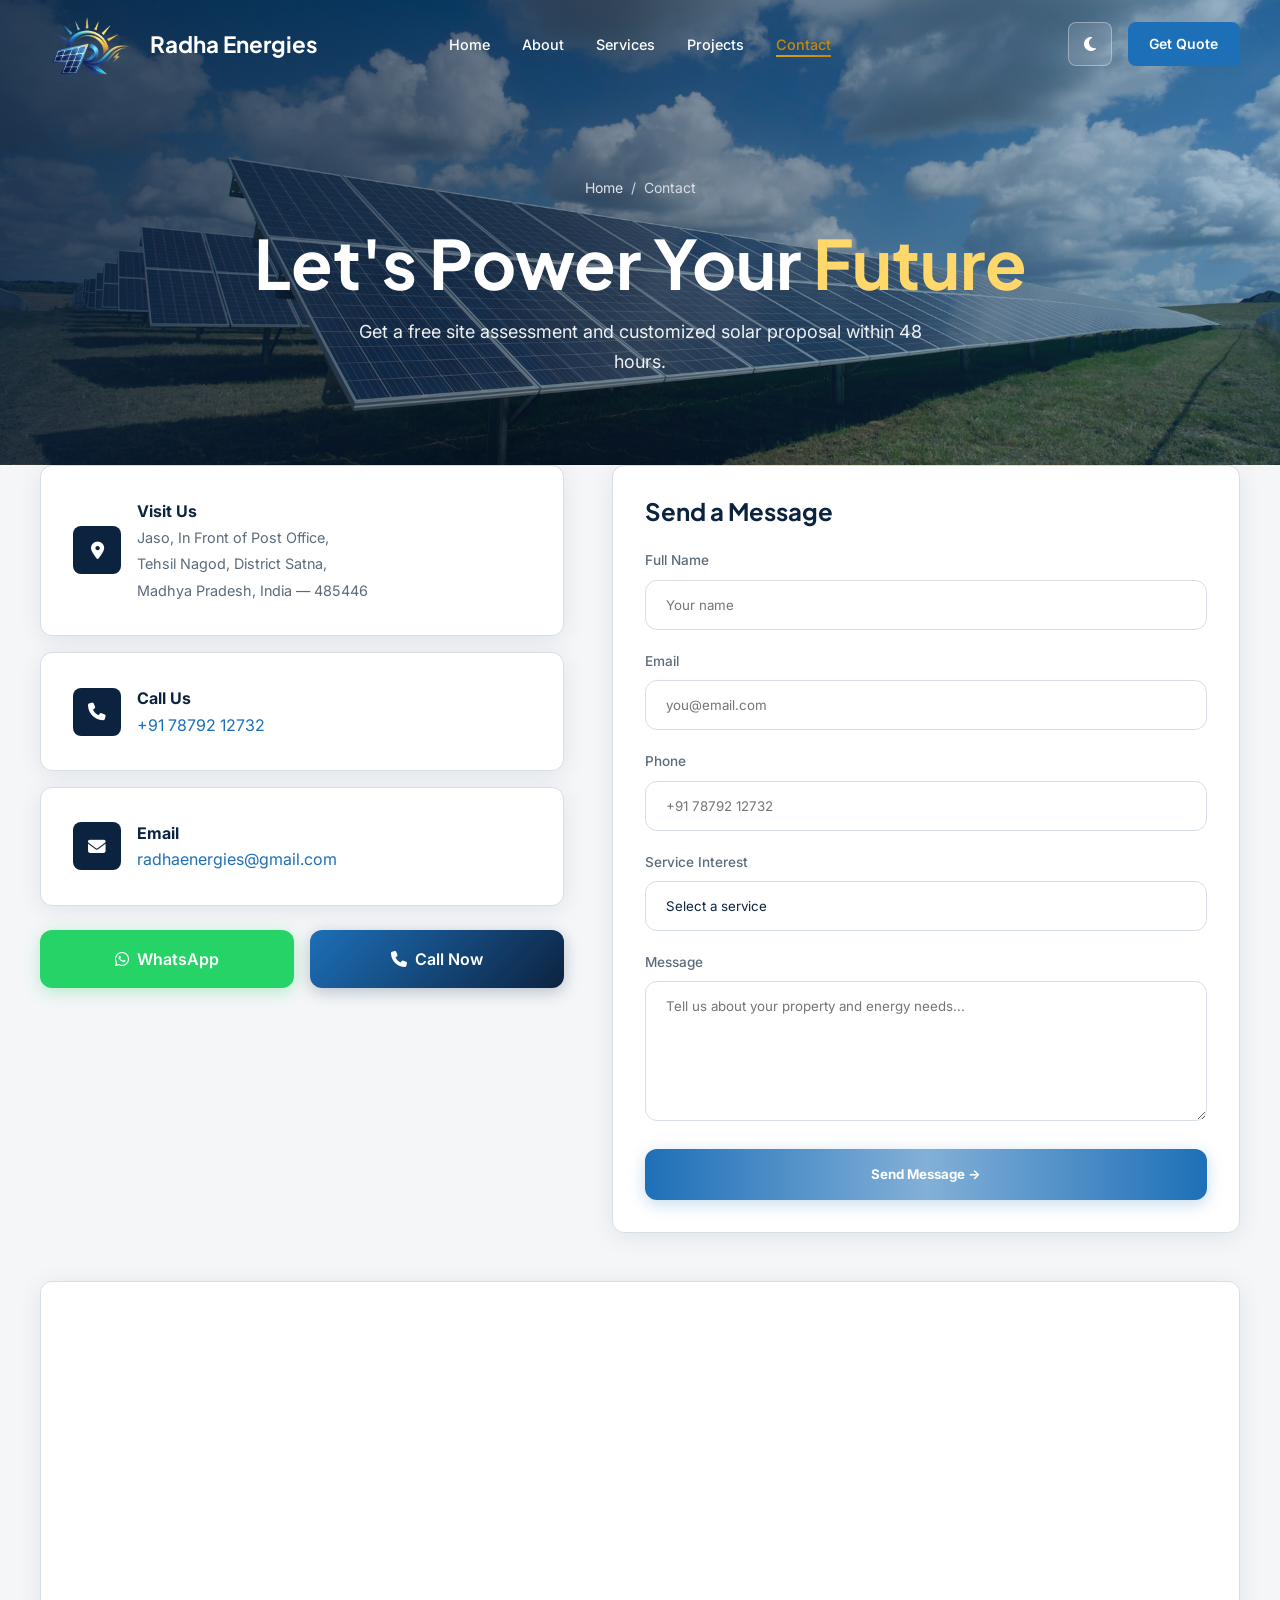
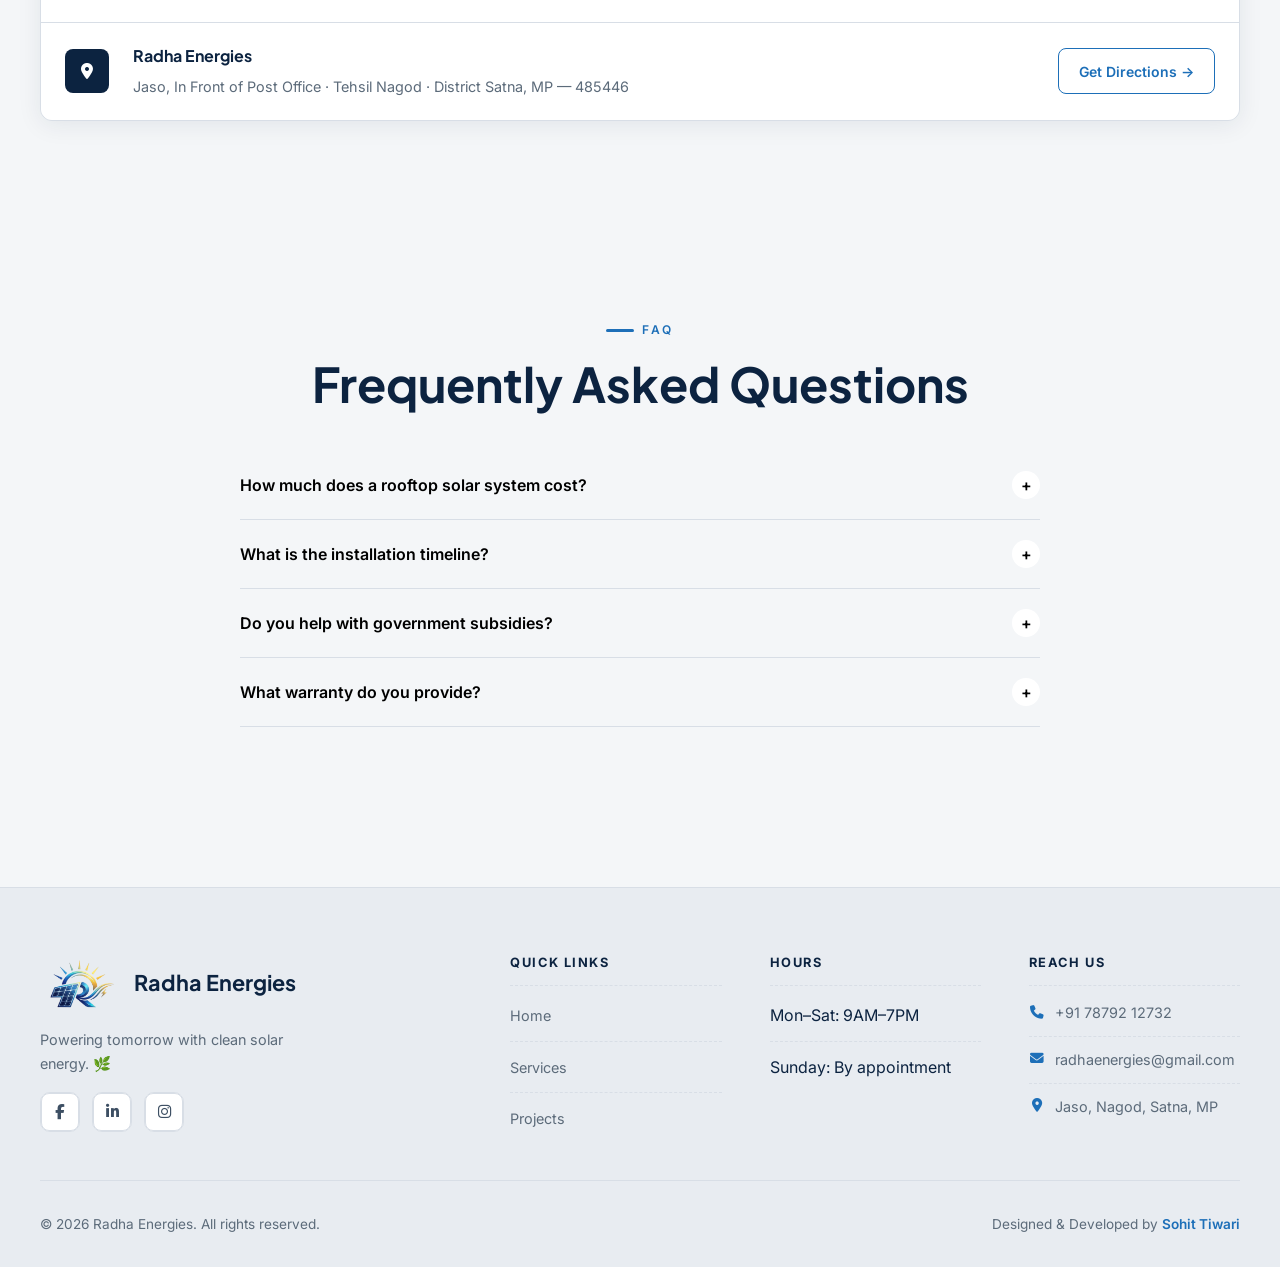
<file: contact.html>
<!DOCTYPE html>
<html lang="en" data-theme="light">
<head>
  <meta charset="UTF-8">
  <meta name="viewport" content="width=device-width, initial-scale=1.0, viewport-fit=cover">
  <meta name="description" content="Contact Radha Energies in Jaso, Nagod, Satna, MP. Call +91 78792 12732 for solar installation and consultation.">
  <title>Contact | Radha Energies</title>
  <link rel="preconnect" href="https://fonts.googleapis.com">
  <link rel="preconnect" href="https://fonts.gstatic.com" crossorigin>
  <link href="https://fonts.googleapis.com/css2?family=Plus+Jakarta+Sans:wght@400;500;600;700;800&family=Inter:wght@400;500;600;700&display=swap" rel="stylesheet">
  <link rel="icon" href="assets/logo.png" type="image/png">
  <link rel="stylesheet" href="css/main.css">
  <link rel="stylesheet" href="css/animations.css">
  <link rel="stylesheet" href="https://cdnjs.cloudflare.com/ajax/libs/font-awesome/6.5.1/css/all.min.css" crossorigin="anonymous" referrerpolicy="no-referrer" />
  <link rel="stylesheet" href="css/icons.css">
</head>
<body>
  <div class="page-transition" aria-hidden="true"></div>

  <header class="header">
    <nav class="nav container">
      <a href="index.html" class="logo-link">
        <img src="assets/logo.png" alt="Radha Energies Logo" class="logo-img" width="72" height="72">
        <span class="logo-text">Radha Energies</span>
      </a>
      <ul class="nav-links" id="nav-menu">
        <li><a href="index.html"><i class="fa-solid fa-house" aria-hidden="true"></i><span>Home</span></a></li>
        <li><a href="about.html"><i class="fa-solid fa-circle-info" aria-hidden="true"></i><span>About</span></a></li>
        <li><a href="services.html"><i class="fa-solid fa-solar-panel" aria-hidden="true"></i><span>Services</span></a></li>
        <li><a href="projects.html"><i class="fa-solid fa-building" aria-hidden="true"></i><span>Projects</span></a></li>
        <li><a href="contact.html" class="active"><i class="fa-solid fa-envelope" aria-hidden="true"></i><span>Contact</span></a></li>
        <li class="nav-cta-mobile-wrap">
          <a href="contact.html" class="nav-cta-mobile">
            <i class="fa-solid fa-bolt" aria-hidden="true"></i>
            <span>Get Free Quote</span>
          </a>
        </li>
      </ul>
      <div class="nav-actions">
        <button class="theme-toggle" type="button" aria-label="Toggle theme"><i class="fa-solid fa-moon"></i></button>
        <a href="contact.html" class="nav-cta">Get Quote</a>
        <button class="menu-toggle" type="button" aria-label="Open menu" aria-expanded="false" aria-controls="nav-menu"><span></span><span></span><span></span></button>
      </div>
    </nav>
  </header>

  <main>
    <section class="page-hero">
      <div class="hero-bg hero-bg--media"></div>
      <div class="container">
        <nav class="breadcrumb"><a href="index.html">Home</a> / <span>Contact</span></nav>
        <h1>Let's Power Your <span class="text-gradient">Future</span></h1>
        <p class="lead">Get a free site assessment and customized solar proposal within 48 hours.</p>
      </div>
    </section>

    <section class="section" style="padding-top:0;">
      <div class="container contact-grid">
        <div>
          <div class="contact-info-cards">
            <div class="glass-card contact-float-card reveal">
              <span class="icon-wrap icon-wrap--contact"><i class="fa-solid fa-location-dot" aria-hidden="true"></i></span>
              <div><strong>Visit Us</strong><br><span style="color:var(--text-muted);font-size:0.9rem;">Jaso, In Front of Post Office,<br>Tehsil Nagod, District Satna,<br>Madhya Pradesh, India — 485446</span></div>
            </div>
            <div class="glass-card contact-float-card reveal">
              <span class="icon-wrap icon-wrap--contact"><i class="fa-solid fa-phone" aria-hidden="true"></i></span>
              <div><strong>Call Us</strong><br><a href="tel:+917879212732" style="color:var(--electric-blue);">+91 78792 12732</a></div>
            </div>
            <div class="glass-card contact-float-card reveal">
              <span class="icon-wrap icon-wrap--contact"><i class="fa-solid fa-envelope" aria-hidden="true"></i></span>
              <div><strong>Email</strong><br><a href="mailto:radhaenergies@gmail.com" style="color:var(--electric-blue);">radhaenergies@gmail.com</a></div>
            </div>
          </div>
          <div class="quick-contact reveal">
            <a href="https://wa.me/917879212732" class="quick-btn whatsapp" target="_blank" rel="noopener"><span class="icon-wrap icon-wrap--quick"><i class="fa-brands fa-whatsapp" aria-hidden="true"></i></span> WhatsApp</a>
            <a href="tel:+917879212732" class="quick-btn call"><span class="icon-wrap icon-wrap--quick"><i class="fa-solid fa-phone" aria-hidden="true"></i></span> Call Now</a>
          </div>
        </div>

        <div class="glass-card reveal-right contact-form-wrap">
          <h3 style="margin-bottom:1.5rem;">Send a Message</h3>
          <form class="contact-form" action="https://formspree.io/f/mvzypzor" method="POST">
            <input type="hidden" name="_subject" value="New inquiry — Radha Energies website">
            <div class="form-group">
              <label for="name">Full Name</label>
              <input type="text" id="name" name="name" placeholder="Your name" required>
            </div>
            <div class="form-group">
              <label for="email">Email</label>
              <input type="email" id="email" name="email" placeholder="you@email.com" required>
            </div>
            <div class="form-group">
              <label for="phone">Phone</label>
              <input type="tel" id="phone" name="phone" placeholder="+91 78792 12732">
            </div>
            <div class="form-group">
              <label for="service">Service Interest</label>
              <select id="service" name="service">
                <option value="">Select a service</option>
                <option>Rooftop Solar</option>
                <option>Commercial Solar</option>
                <option>Industrial Systems</option>
                <option>Maintenance</option>
                <option>EV Charging</option>
                <option>Consultation</option>
              </select>
            </div>
            <div class="form-group">
              <label for="message">Message</label>
              <textarea id="message" name="message" placeholder="Tell us about your property and energy needs..." required></textarea>
            </div>
            <button type="submit" class="btn-submit">Send Message →</button>
          </form>
        </div>
      </div>

      <div class="container map-section reveal">
        <div class="map-embed-wrap">
          <iframe
            title="Radha Energies — Jaso, Nagod, Satna"
            src="https://maps.google.com/maps?q=Jaso,+Post+Office,+Nagod,+Satna,+Madhya+Pradesh,+India&amp;hl=en&amp;z=14&amp;output=embed"
            width="100%"
            height="100%"
            style="border:0;"
            allowfullscreen=""
            loading="lazy"
            referrerpolicy="no-referrer-when-downgrade"></iframe>
        </div>
        <div class="map-address-bar">
          <span class="icon-wrap icon-wrap--contact"><i class="fa-solid fa-location-dot" aria-hidden="true"></i></span>
          <div class="map-address-text">
            <strong>Radha Energies</strong>
            <span>Jaso, In Front of Post Office · Tehsil Nagod · District Satna, MP — 485446</span>
          </div>
          <a href="https://www.google.com/maps/search/?api=1&amp;query=Jaso+Post+Office+Nagod+Satna+Madhya+Pradesh" class="btn btn-outline map-directions-btn" target="_blank" rel="noopener">Get Directions →</a>
        </div>
      </div>
    </section>

    <section class="section">
      <div class="container">
        <div class="reveal" style="text-align:center;margin-bottom:2.5rem;">
          <span class="section-label" style="justify-content:center;">FAQ</span>
          <h2>Frequently Asked Questions</h2>
        </div>
        <div class="faq-list">
          <div class="faq-item reveal">
            <button type="button" class="faq-question">How much does a rooftop solar system cost? <span class="faq-icon">+</span></button>
            <div class="faq-answer"><div class="faq-answer-inner">A typical 3–5 kW residential system costs ₹1.5–3 lakh after government subsidies. We provide free ROI analysis tailored to your consumption.</div></div>
          </div>
          <div class="faq-item reveal">
            <button type="button" class="faq-question">What is the installation timeline? <span class="faq-icon">+</span></button>
            <div class="faq-answer"><div class="faq-answer-inner">Residential projects are typically completed within 3–7 days after approval. Industrial projects vary from 4–12 weeks depending on scale.</div></div>
          </div>
          <div class="faq-item reveal">
            <button type="button" class="faq-question">Do you help with government subsidies? <span class="faq-icon">+</span></button>
            <div class="faq-answer"><div class="faq-answer-inner">Yes. We handle MNRE subsidy applications, net metering paperwork, and all compliance documentation end-to-end.</div></div>
          </div>
          <div class="faq-item reveal">
            <button type="button" class="faq-question">What warranty do you provide? <span class="faq-icon">+</span></button>
            <div class="faq-answer"><div class="faq-answer-inner">25-year performance warranty on panels, 5–10 years on inverters, and 1-year workmanship warranty on installation with optional AMC.</div></div>
          </div>
        </div>
      </div>
    </section>
  </main>

  <footer class="footer">
    <div class="container">
      <div class="footer-grid">
        <div class="footer-brand">
          <a href="index.html" class="logo-link"><img src="assets/logo.png" alt="" class="logo-img" width="72" height="72"><span class="logo-text">Radha Energies</span></a>
          <p>Powering tomorrow with clean solar energy. 🌿</p>
          <div class="social-links"><a href="#" aria-label="Facebook"><span class="icon-wrap icon-wrap--social"><i class="fa-brands fa-facebook-f" aria-hidden="true"></i></span></a><a href="#" aria-label="LinkedIn"><span class="icon-wrap icon-wrap--social"><i class="fa-brands fa-linkedin-in" aria-hidden="true"></i></span></a><a href="#" aria-label="Instagram"><span class="icon-wrap icon-wrap--social"><i class="fa-brands fa-instagram" aria-hidden="true"></i></span></a></div>
        </div>
        <div><h4>Quick Links</h4><ul class="footer-links"><li><a href="index.html">Home</a></li><li><a href="services.html">Services</a></li><li><a href="projects.html">Projects</a></li></ul></div>
        <div><h4>Hours</h4><ul class="footer-links"><li>Mon–Sat: 9AM–7PM</li><li>Sunday: By appointment</li></ul></div>
        <div><h4>Reach Us</h4><ul class="footer-links footer-contact-list"><li class="footer-contact-item"><i class="fa-solid fa-phone" aria-hidden="true"></i><a href="tel:+917879212732">+91 78792 12732</a></li><li class="footer-contact-item"><i class="fa-solid fa-envelope" aria-hidden="true"></i><a href="mailto:radhaenergies@gmail.com">radhaenergies@gmail.com</a></li><li class="footer-contact-item"><i class="fa-solid fa-location-dot" aria-hidden="true"></i><span>Jaso, Nagod, Satna, MP</span></li></ul></div>
      </div>
      <div class="footer-bottom"><span>© 2026 Radha Energies. All rights reserved.</span><p class="footer-credit">Designed &amp; Developed by <a href="https://sohit-tiwarii.netlify.app/" target="_blank" rel="noopener noreferrer">Sohit Tiwari</a></p></div>
    </div>
  </footer>
  <script src="js/main.js"></script>
</body>
</html>
</file>
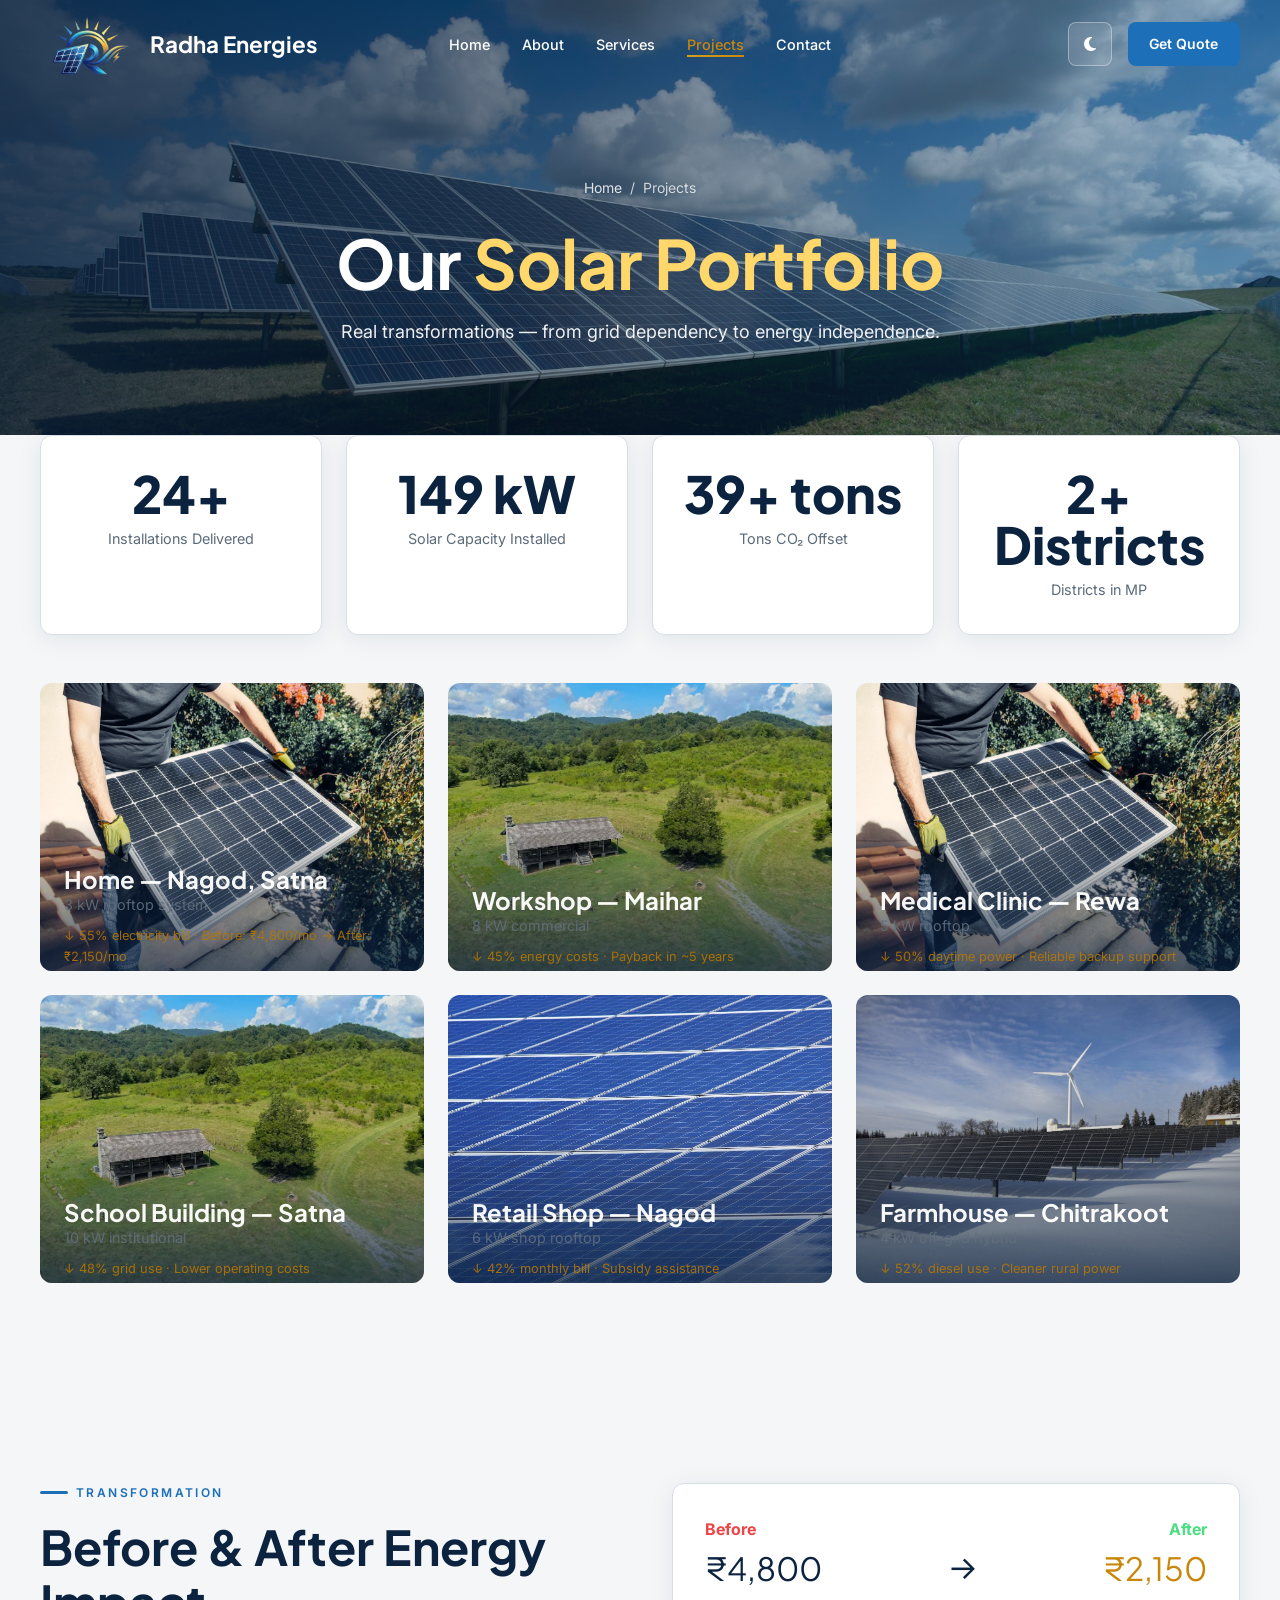
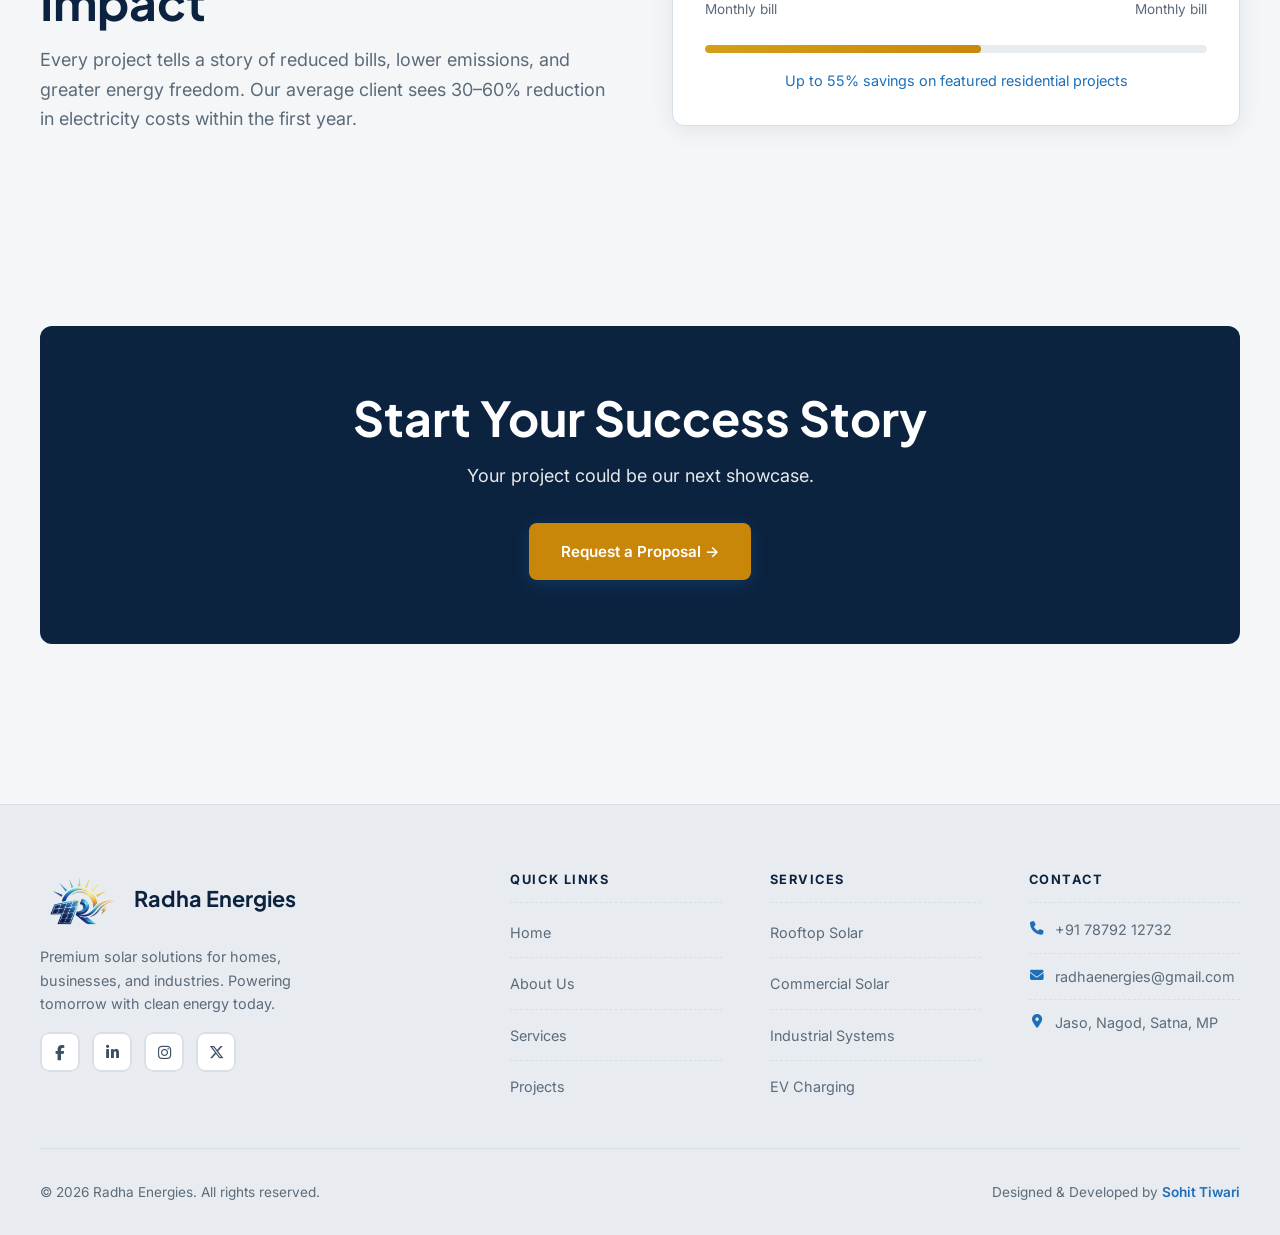
<file: projects.html>
<!DOCTYPE html>
<html lang="en" data-theme="light">
<head>
  <meta charset="UTF-8">
  <meta name="viewport" content="width=device-width, initial-scale=1.0, viewport-fit=cover">
  <meta name="description" content="Radha Energies portfolio — completed solar projects, before/after transformations, and project statistics.">
  <title>Projects | Radha Energies</title>
  <link rel="preconnect" href="https://fonts.googleapis.com">
  <link rel="preconnect" href="https://fonts.gstatic.com" crossorigin>
  <link href="https://fonts.googleapis.com/css2?family=Plus+Jakarta+Sans:wght@400;500;600;700;800&family=Inter:wght@400;500;600;700&display=swap" rel="stylesheet">
  <link rel="icon" href="assets/logo.png" type="image/png">
  <link rel="stylesheet" href="css/main.css">
  <link rel="stylesheet" href="css/animations.css">
  <link rel="stylesheet" href="https://cdnjs.cloudflare.com/ajax/libs/font-awesome/6.5.1/css/all.min.css" crossorigin="anonymous" referrerpolicy="no-referrer" />
  <link rel="stylesheet" href="css/icons.css">
</head>
<body>
  <div class="page-transition" aria-hidden="true"></div>

  <header class="header">
    <nav class="nav container">
      <a href="index.html" class="logo-link">
        <img src="assets/logo.png" alt="Radha Energies Logo" class="logo-img" width="72" height="72">
        <span class="logo-text">Radha Energies</span>
      </a>
      <ul class="nav-links" id="nav-menu">
        <li><a href="index.html"><i class="fa-solid fa-house" aria-hidden="true"></i><span>Home</span></a></li>
        <li><a href="about.html"><i class="fa-solid fa-circle-info" aria-hidden="true"></i><span>About</span></a></li>
        <li><a href="services.html"><i class="fa-solid fa-solar-panel" aria-hidden="true"></i><span>Services</span></a></li>
        <li><a href="projects.html" class="active"><i class="fa-solid fa-building" aria-hidden="true"></i><span>Projects</span></a></li>
        <li><a href="contact.html"><i class="fa-solid fa-envelope" aria-hidden="true"></i><span>Contact</span></a></li>
        <li class="nav-cta-mobile-wrap">
          <a href="contact.html" class="nav-cta-mobile">
            <i class="fa-solid fa-bolt" aria-hidden="true"></i>
            <span>Get Free Quote</span>
          </a>
        </li>
      </ul>
      <div class="nav-actions">
        <button class="theme-toggle" type="button" aria-label="Toggle theme"><i class="fa-solid fa-moon"></i></button>
        <a href="contact.html" class="nav-cta">Get Quote</a>
        <button class="menu-toggle" type="button" aria-label="Open menu" aria-expanded="false" aria-controls="nav-menu"><span></span><span></span><span></span></button>
      </div>
    </nav>
  </header>

  <main>
    <section class="page-hero">
      <div class="hero-bg hero-bg--media"></div>
      <div class="container">
        <nav class="breadcrumb"><a href="index.html">Home</a> / <span>Projects</span></nav>
        <h1>Our <span class="text-gradient">Solar Portfolio</span></h1>
        <p class="lead">Real transformations — from grid dependency to energy independence.</p>
      </div>
    </section>

    <section class="section" style="padding-top:0;">
      <div class="container">
        <div class="stats-grid reveal" style="margin-bottom:3rem;">
          <div class="glass-card stat-card"><div class="stat-number" data-count="25" data-suffix="+">0</div><p class="stat-label">Installations Delivered</p></div>
          <div class="glass-card stat-card"><div class="stat-number" data-count="150" data-suffix=" kW">0</div><p class="stat-label">Solar Capacity Installed</p></div>
          <div class="glass-card stat-card"><div class="stat-number" data-count="40" data-suffix="+ tons">0</div><p class="stat-label">Tons CO₂ Offset</p></div>
          <div class="glass-card stat-card"><div class="stat-number" data-count="3" data-suffix="+ Districts">0</div><p class="stat-label">Districts in MP</p></div>
        </div>

        <div class="projects-grid">
          <article class="project-card reveal">
            <img class="project-card-img" src="assets/project-villa.jpg" alt="Luxury villa rooftop solar installation" width="600" height="450" loading="lazy">
            <div class="project-overlay">
              <h3>Home — Nagod, Satna</h3>
              <p style="font-size:0.9rem;color:var(--text-muted);">3 kW rooftop system</p>
              <p class="project-stat">↓ 55% electricity bill · Before: ₹4,800/mo → After: ₹2,150/mo</p>
            </div>
          </article>
          <article class="project-card reveal">
            <img class="project-card-img" src="assets/project-factory.jpg" alt="Industrial solar plant on factory roof" width="600" height="450" loading="lazy">
            <div class="project-overlay">
              <h3>Workshop — Maihar</h3>
              <p style="font-size:0.9rem;color:var(--text-muted);">8 kW commercial</p>
              <p class="project-stat">↓ 45% energy costs · Payback in ~5 years</p>
            </div>
          </article>
          <article class="project-card reveal">
            <img class="project-card-img" src="assets/project-commercial.jpg" alt="Commercial building solar installation" width="600" height="450" loading="lazy">
            <div class="project-overlay">
              <h3>Medical Clinic — Rewa</h3>
              <p style="font-size:0.9rem;color:var(--text-muted);">5 kW rooftop</p>
              <p class="project-stat">↓ 50% daytime power · Reliable backup support</p>
            </div>
          </article>
          <article class="project-card reveal">
            <img class="project-card-img" src="assets/project-campus.jpg" alt="University campus solar panels" width="600" height="450" loading="lazy">
            <div class="project-overlay">
              <h3>School Building — Satna</h3>
              <p style="font-size:0.9rem;color:var(--text-muted);">10 kW institutional</p>
              <p class="project-stat">↓ 48% grid use · Lower operating costs</p>
            </div>
          </article>
          <article class="project-card reveal">
            <img class="project-card-img" src="assets/project-mall.jpg" alt="Shopping mall rooftop solar" width="600" height="450" loading="lazy">
            <div class="project-overlay">
              <h3>Retail Shop — Nagod</h3>
              <p style="font-size:0.9rem;color:var(--text-muted);">6 kW shop rooftop</p>
              <p class="project-stat">↓ 42% monthly bill · Subsidy assistance</p>
            </div>
          </article>
          <article class="project-card reveal">
            <img class="project-card-img" src="assets/project-hospital.jpg" alt="Hospital solar power system" width="600" height="450" loading="lazy">
            <div class="project-overlay">
              <h3>Farmhouse — Chitrakoot</h3>
              <p style="font-size:0.9rem;color:var(--text-muted);">4 kW off-grid hybrid</p>
              <p class="project-stat">↓ 52% diesel use · Cleaner rural power</p>
            </div>
          </article>
        </div>
      </div>
    </section>

    <section class="section">
      <div class="container split-grid">
        <div class="reveal-left">
          <span class="section-label">Transformation</span>
          <h2>Before & After Energy Impact</h2>
          <p class="lead" style="margin-top:1rem;">Every project tells a story of reduced bills, lower emissions, and greater energy freedom. Our average client sees 30–60% reduction in electricity costs within the first year.</p>
        </div>
        <div class="glass-card reveal-right bill-card">
          <div class="bill-compare">
            <div><span style="color:#ef4444;font-weight:700;">Before</span><br><span class="bill-compare__amount">₹4,800</span><br><span style="font-size:0.85rem;color:var(--text-muted);">Monthly bill</span></div>
            <span class="bill-compare__arrow" aria-hidden="true">→</span>
            <div class="bill-compare__after"><span style="color:#4ade80;font-weight:700;">After</span><br><span class="bill-compare__amount" style="color:var(--solar-yellow);">₹2,150</span><br><span style="font-size:0.85rem;color:var(--text-muted);">Monthly bill</span></div>
          </div>
          <div style="height:8px;background:var(--navy-mid);border-radius:4px;overflow:hidden;">
            <div style="width:55%;height:100%;background:var(--gradient-solar);border-radius:4px;"></div>
          </div>
          <p style="text-align:center;margin-top:1rem;font-size:0.9rem;color:var(--electric-blue);">Up to 55% savings on featured residential projects</p>
        </div>
      </div>
    </section>

    <section class="section">
      <div class="container">
        <div class="cta-banner reveal">
          <h2>Start Your Success Story</h2>
          <p class="lead" style="margin:1rem auto 2rem;">Your project could be our next showcase.</p>
          <a href="contact.html" class="btn btn-primary">Request a Proposal →</a>
        </div>
      </div>
    </section>
  </main>

  <footer class="footer">
    <div class="container">
      <div class="footer-grid">
        <div class="footer-brand">
          <a href="index.html" class="logo-link">
            <img src="assets/logo.png" alt="Radha Energies" class="logo-img" width="72" height="72">
            <span class="logo-text">Radha Energies</span>
          </a>
          <p>Premium solar solutions for homes, businesses, and industries. Powering tomorrow with clean energy today.</p>
          <div class="social-links">
            <a href="#" aria-label="Facebook"><span class="icon-wrap icon-wrap--social"><i class="fa-brands fa-facebook-f" aria-hidden="true"></i></span></a>
            <a href="#" aria-label="LinkedIn"><span class="icon-wrap icon-wrap--social"><i class="fa-brands fa-linkedin-in" aria-hidden="true"></i></span></a>
            <a href="#" aria-label="Instagram"><span class="icon-wrap icon-wrap--social"><i class="fa-brands fa-instagram" aria-hidden="true"></i></span></a>
            <a href="#" aria-label="Twitter"><span class="icon-wrap icon-wrap--social"><i class="fa-brands fa-x-twitter" aria-hidden="true"></i></span></a>
          </div>
        </div>
        <div><h4>Quick Links</h4><ul class="footer-links"><li><a href="index.html">Home</a></li><li><a href="about.html">About Us</a></li><li><a href="services.html">Services</a></li><li><a href="projects.html">Projects</a></li></ul></div>
        <div><h4>Services</h4><ul class="footer-links"><li><a href="services.html">Rooftop Solar</a></li><li><a href="services.html">Commercial Solar</a></li><li><a href="services.html">Industrial Systems</a></li><li><a href="services.html">EV Charging</a></li></ul></div>
        <div><h4>Contact</h4><ul class="footer-links footer-contact-list"><li class="footer-contact-item"><i class="fa-solid fa-phone" aria-hidden="true"></i><a href="tel:+917879212732">+91 78792 12732</a></li><li class="footer-contact-item"><i class="fa-solid fa-envelope" aria-hidden="true"></i><a href="mailto:radhaenergies@gmail.com">radhaenergies@gmail.com</a></li><li class="footer-contact-item"><i class="fa-solid fa-location-dot" aria-hidden="true"></i><span>Jaso, Nagod, Satna, MP</span></li></ul></div>
      </div>
      <div class="footer-bottom">
        <span>© 2026 Radha Energies. All rights reserved.</span>
        <p class="footer-credit">Designed &amp; Developed by <a href="https://sohit-tiwarii.netlify.app/" target="_blank" rel="noopener noreferrer">Sohit Tiwari</a></p>
      </div>
    </div>
  </footer>
  <script src="js/main.js"></script>
</body>
</html>
</file>
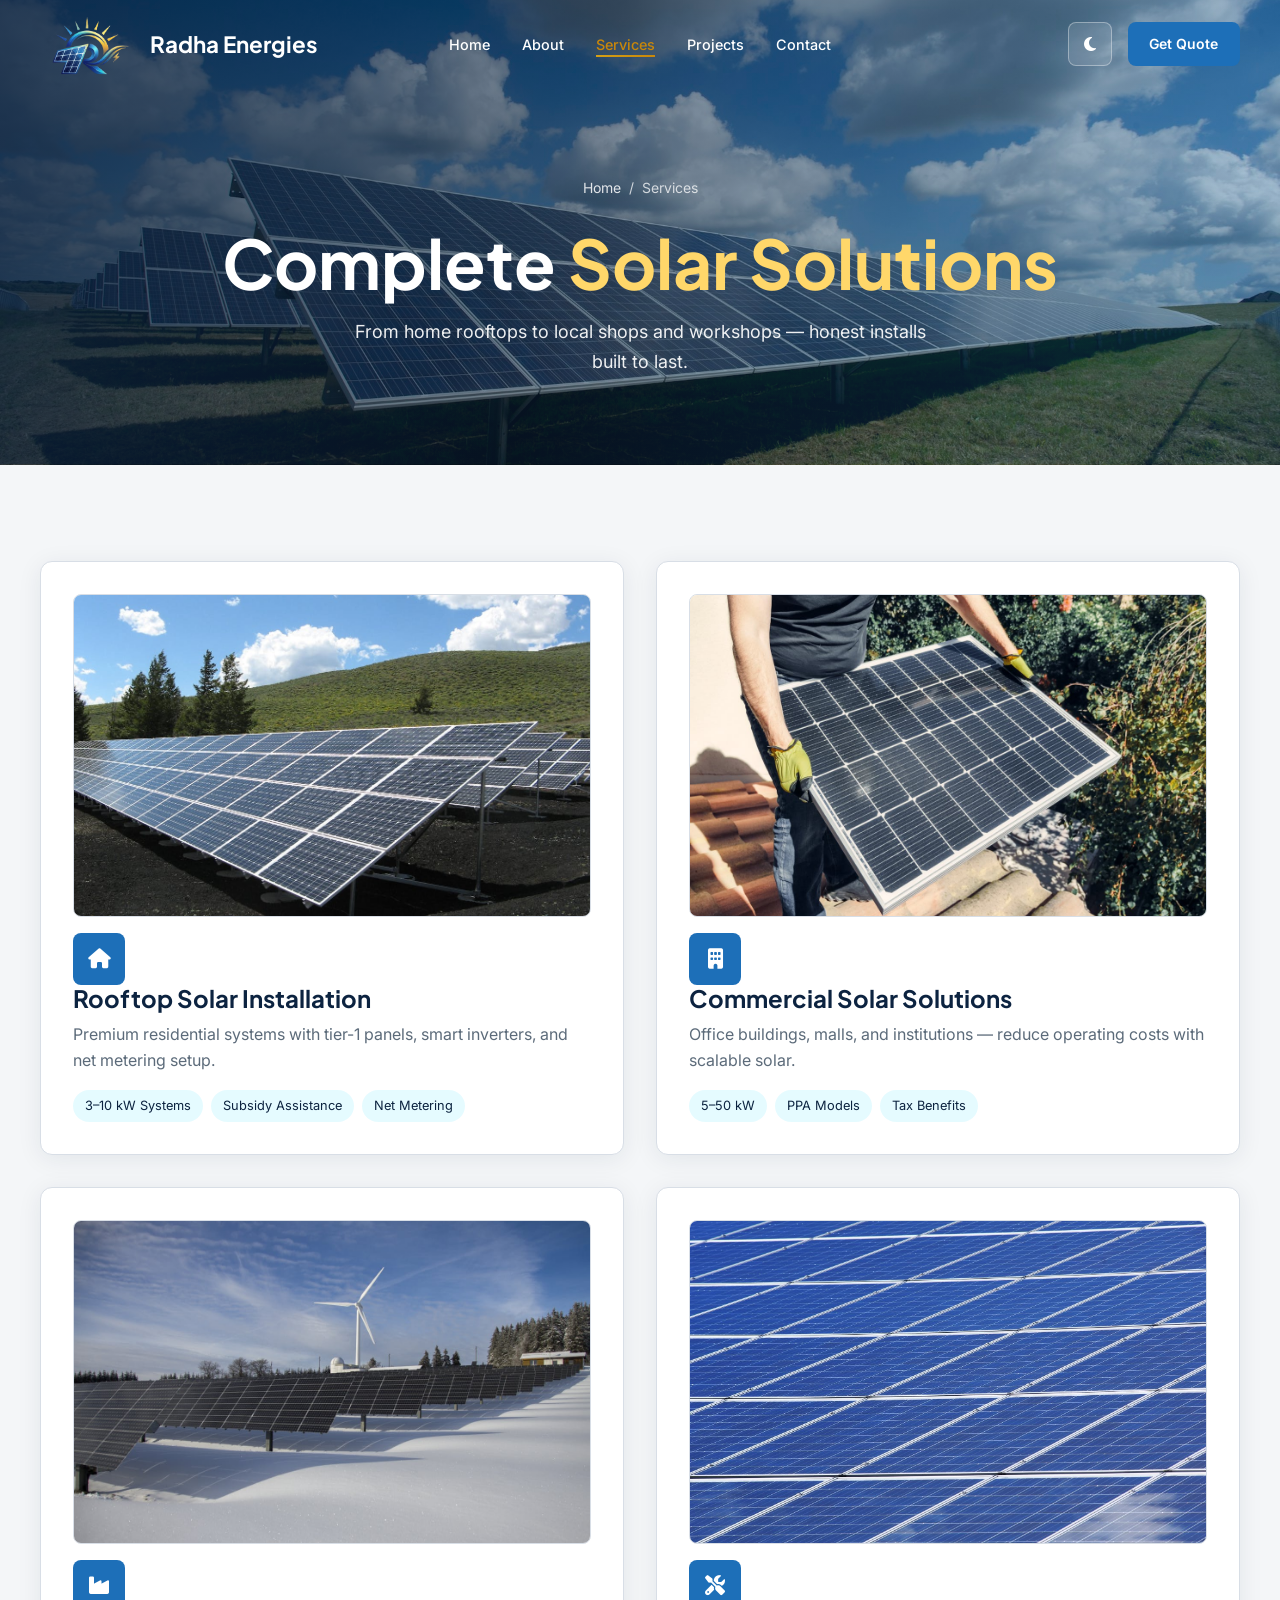
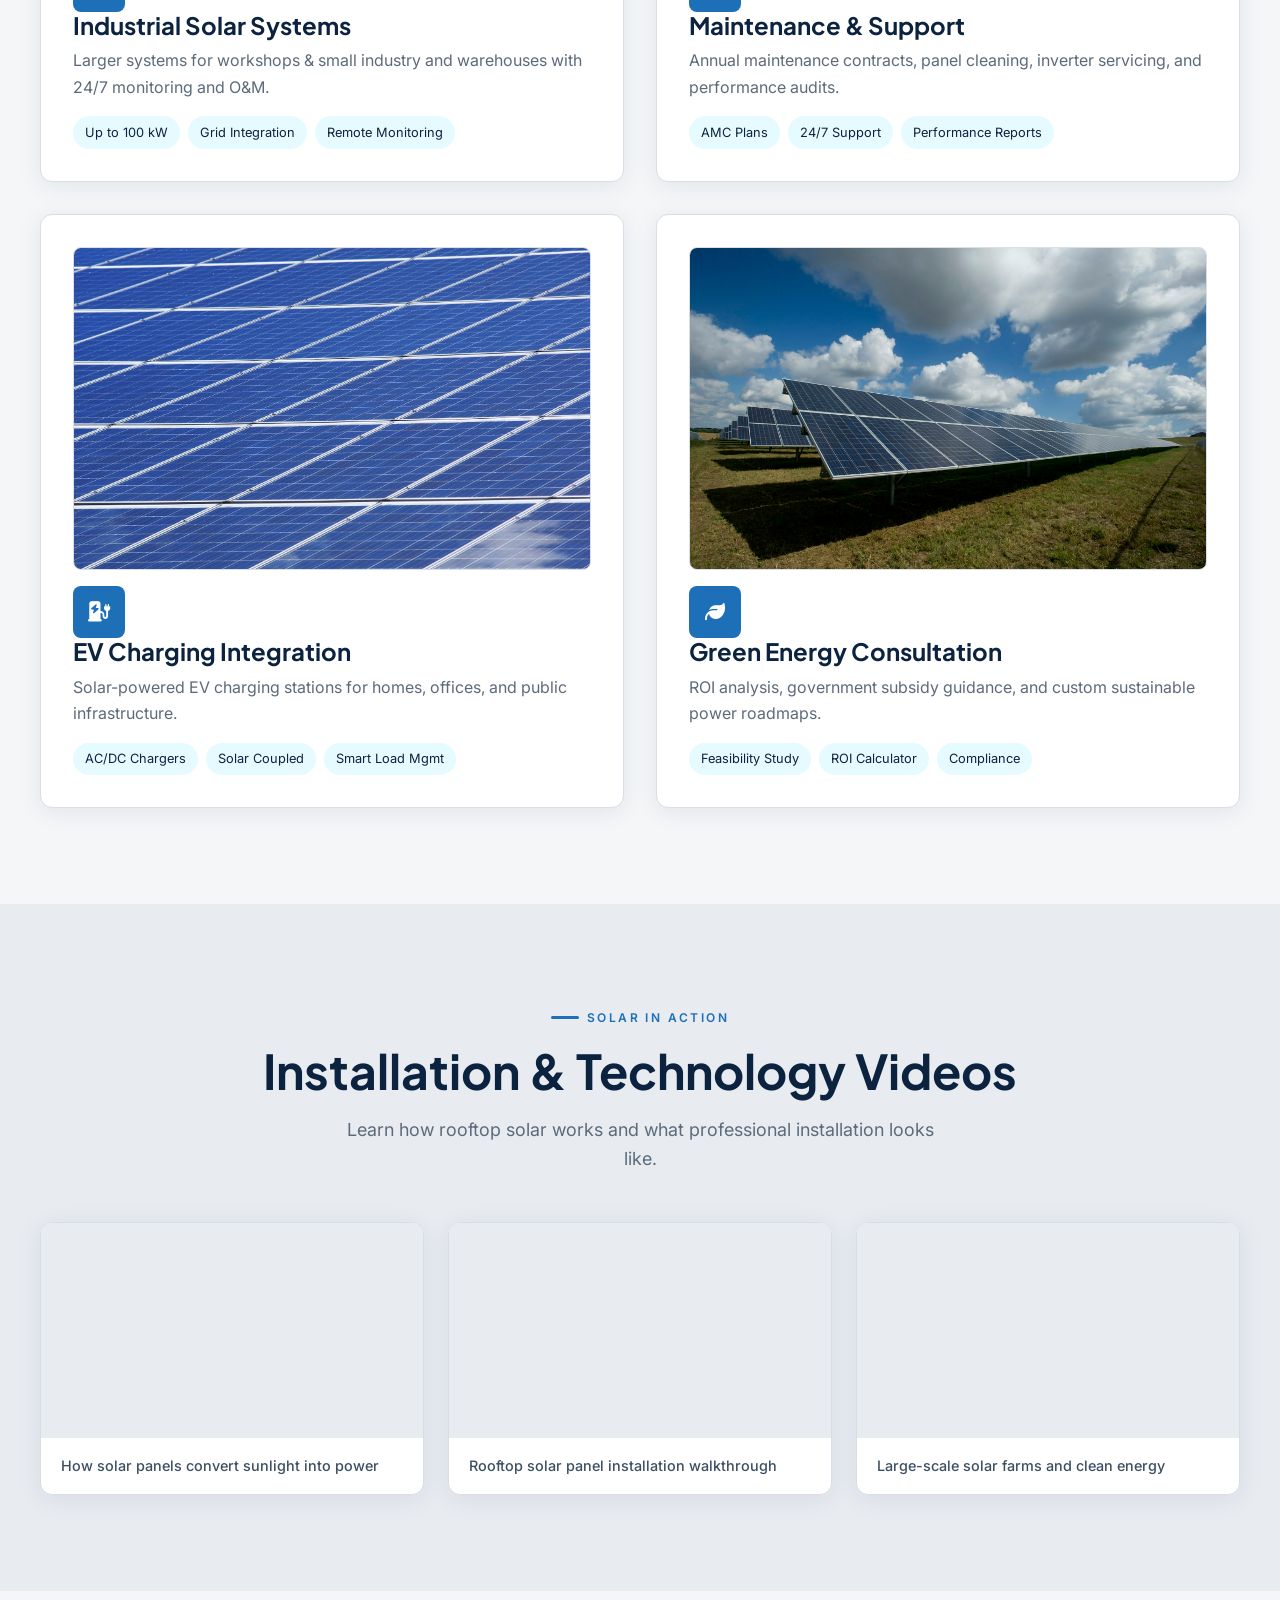
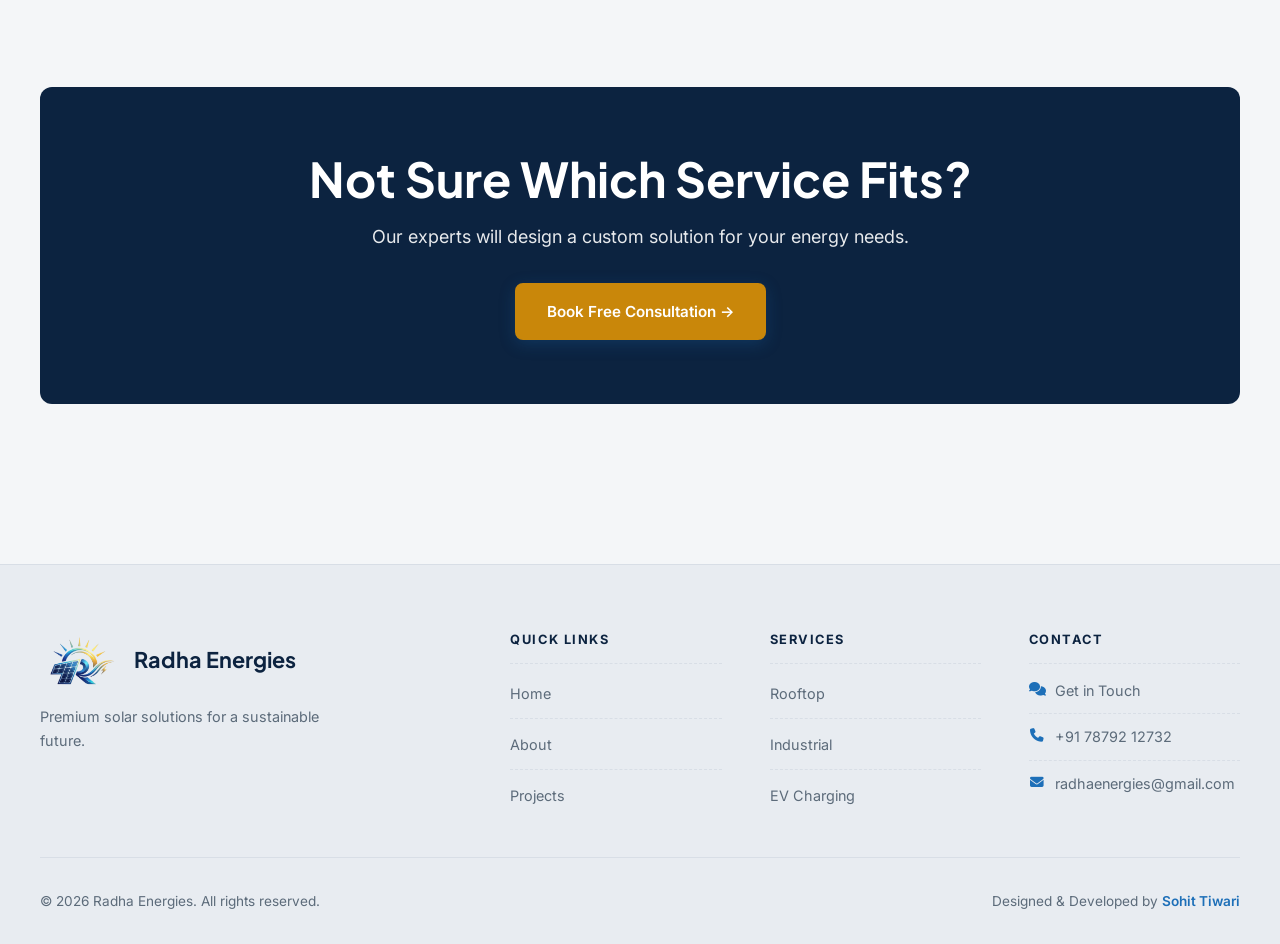
<file: services.html>
<!DOCTYPE html>
<html lang="en" data-theme="light">
<head>
  <meta charset="UTF-8">
  <meta name="viewport" content="width=device-width, initial-scale=1.0, viewport-fit=cover">
  <meta name="description" content="Radha Energies services — rooftop solar, commercial & industrial systems, maintenance, EV charging integration.">
  <title>Services | Radha Energies</title>
  <link rel="preconnect" href="https://fonts.googleapis.com">
  <link rel="preconnect" href="https://fonts.gstatic.com" crossorigin>
  <link href="https://fonts.googleapis.com/css2?family=Plus+Jakarta+Sans:wght@400;500;600;700;800&family=Inter:wght@400;500;600;700&display=swap" rel="stylesheet">
  <link rel="icon" href="assets/logo.png" type="image/png">
  <link rel="stylesheet" href="css/main.css">
  <link rel="stylesheet" href="css/animations.css">
  <link rel="stylesheet" href="https://cdnjs.cloudflare.com/ajax/libs/font-awesome/6.5.1/css/all.min.css" crossorigin="anonymous" referrerpolicy="no-referrer" />
  <link rel="stylesheet" href="css/icons.css">
</head>
<body>
  <div class="page-transition" aria-hidden="true"></div>

  <header class="header">
    <nav class="nav container">
      <a href="index.html" class="logo-link">
        <img src="assets/logo.png" alt="Radha Energies Logo" class="logo-img" width="72" height="72">
        <span class="logo-text">Radha Energies</span>
      </a>
      <ul class="nav-links" id="nav-menu">
        <li><a href="index.html"><i class="fa-solid fa-house" aria-hidden="true"></i><span>Home</span></a></li>
        <li><a href="about.html"><i class="fa-solid fa-circle-info" aria-hidden="true"></i><span>About</span></a></li>
        <li><a href="services.html" class="active"><i class="fa-solid fa-solar-panel" aria-hidden="true"></i><span>Services</span></a></li>
        <li><a href="projects.html"><i class="fa-solid fa-building" aria-hidden="true"></i><span>Projects</span></a></li>
        <li><a href="contact.html"><i class="fa-solid fa-envelope" aria-hidden="true"></i><span>Contact</span></a></li>
        <li class="nav-cta-mobile-wrap">
          <a href="contact.html" class="nav-cta-mobile">
            <i class="fa-solid fa-bolt" aria-hidden="true"></i>
            <span>Get Free Quote</span>
          </a>
        </li>
      </ul>
      <div class="nav-actions">
        <button class="theme-toggle" type="button" aria-label="Toggle theme"><i class="fa-solid fa-moon"></i></button>
        <a href="contact.html" class="nav-cta">Get Quote</a>
        <button class="menu-toggle" type="button" aria-label="Open menu" aria-expanded="false" aria-controls="nav-menu"><span></span><span></span><span></span></button>
      </div>
    </nav>
  </header>

  <main>
    <section class="page-hero">
      <div class="hero-bg hero-bg--media"></div>
      <div class="hero-gradient-orb hero-orb-2" data-parallax="0.08" style="position:absolute;"></div>
      <div class="container">
        <nav class="breadcrumb"><a href="index.html">Home</a> / <span>Services</span></nav>
        <h1>Complete <span class="text-gradient">Solar Solutions</span></h1>
        <p class="lead">From home rooftops to local shops and workshops — honest installs built to last.</p>
      </div>
    </section>

    <section class="section">
      <div class="container service-page-grid">
        <div class="glass-card service-page-card reveal service-page-card--media">
          <img class="service-thumb" src="assets/service-residential.jpg" alt="Rooftop solar installation" width="400" height="250" loading="lazy">
          <span class="icon-wrap icon-wrap--service"><i class="fa-solid fa-house" aria-hidden="true"></i></span>
          <div>
            <h3>Rooftop Solar Installation</h3>
            <p style="color:var(--text-muted);margin-top:0.5rem;">Premium residential systems with tier-1 panels, smart inverters, and net metering setup.</p>
            <ul class="service-features"><li>3–10 kW Systems</li><li>Subsidy Assistance</li><li>Net Metering</li></ul>
          </div>
        </div>
        <div class="glass-card service-page-card reveal service-page-card--media">
          <img class="service-thumb" src="assets/project-commercial.jpg" alt="Commercial solar on office building" width="400" height="250" loading="lazy">
          <span class="icon-wrap icon-wrap--service"><i class="fa-solid fa-building" aria-hidden="true"></i></span>
          <div>
            <h3>Commercial Solar Solutions</h3>
            <p style="color:var(--text-muted);margin-top:0.5rem;">Office buildings, malls, and institutions — reduce operating costs with scalable solar.</p>
            <ul class="service-features"><li>5–50 kW</li><li>PPA Models</li><li>Tax Benefits</li></ul>
          </div>
        </div>
        <div class="glass-card service-page-card reveal service-page-card--media">
          <img class="service-thumb" src="assets/service-industrial.jpg" alt="Industrial solar panel array" width="400" height="250" loading="lazy">
          <span class="icon-wrap icon-wrap--service"><i class="fa-solid fa-industry" aria-hidden="true"></i></span>
          <div>
            <h3>Industrial Solar Systems</h3>
            <p style="color:var(--text-muted);margin-top:0.5rem;">Larger systems for workshops & small industry and warehouses with 24/7 monitoring and O&M.</p>
            <ul class="service-features"><li>Up to 100 kW</li><li>Grid Integration</li><li>Remote Monitoring</li></ul>
          </div>
        </div>
        <div class="glass-card service-page-card reveal service-page-card--media">
          <img class="service-thumb" src="assets/about-solar.jpg" alt="Solar panel maintenance" width="400" height="250" loading="lazy">
          <span class="icon-wrap icon-wrap--service"><i class="fa-solid fa-screwdriver-wrench" aria-hidden="true"></i></span>
          <div>
            <h3>Maintenance & Support</h3>
            <p style="color:var(--text-muted);margin-top:0.5rem;">Annual maintenance contracts, panel cleaning, inverter servicing, and performance audits.</p>
            <ul class="service-features"><li>AMC Plans</li><li>24/7 Support</li><li>Performance Reports</li></ul>
          </div>
        </div>
        <div class="glass-card service-page-card reveal service-page-card--media">
          <img class="service-thumb" src="assets/project-mall.jpg" alt="Solar carport and EV charging" width="400" height="250" loading="lazy">
          <span class="icon-wrap icon-wrap--service"><i class="fa-solid fa-charging-station" aria-hidden="true"></i></span>
          <div>
            <h3>EV Charging Integration</h3>
            <p style="color:var(--text-muted);margin-top:0.5rem;">Solar-powered EV charging stations for homes, offices, and public infrastructure.</p>
            <ul class="service-features"><li>AC/DC Chargers</li><li>Solar Coupled</li><li>Smart Load Mgmt</li></ul>
          </div>
        </div>
        <div class="glass-card service-page-card reveal service-page-card--media">
          <img class="service-thumb" src="assets/hero-rooftop.jpg" alt="Green energy consultation" width="400" height="250" loading="lazy">
          <span class="icon-wrap icon-wrap--service"><i class="fa-solid fa-leaf" aria-hidden="true"></i></span>
          <div>
            <h3>Green Energy Consultation</h3>
            <p style="color:var(--text-muted);margin-top:0.5rem;">ROI analysis, government subsidy guidance, and custom sustainable power roadmaps.</p>
            <ul class="service-features"><li>Feasibility Study</li><li>ROI Calculator</li><li>Compliance</li></ul>
          </div>
        </div>
      </div>
    </section>

    <section class="section section--alt media-section">
      <div class="container">
        <div class="reveal" style="text-align:center;margin-bottom:3rem;">
          <span class="section-label" style="justify-content:center;">Solar in Action</span>
          <h2>Installation &amp; Technology Videos</h2>
          <p class="lead" style="margin:1rem auto 0;">Learn how rooftop solar works and what professional installation looks like.</p>
        </div>
        <div class="media-grid">
          <article class="media-card media-card--video reveal">
            <div class="video-embed">
              <iframe src="https://www.youtube-nocookie.com/embed/xKxrkht7CpY?rel=0&modestbranding=1" title="How solar panels work" allow="accelerometer; autoplay; clipboard-write; encrypted-media; gyroscope; picture-in-picture; web-share" referrerpolicy="strict-origin-when-cross-origin" allowfullscreen loading="lazy"></iframe>
            </div>
            <p class="media-card-caption">How solar panels convert sunlight into power</p>
          </article>
          <article class="media-card media-card--video reveal">
            <div class="video-embed">
              <iframe src="https://www.youtube-nocookie.com/embed/jSa1tvrrFZg?rel=0&modestbranding=1" title="Rooftop solar installation" allow="accelerometer; autoplay; clipboard-write; encrypted-media; gyroscope; picture-in-picture; web-share" referrerpolicy="strict-origin-when-cross-origin" allowfullscreen loading="lazy"></iframe>
            </div>
            <p class="media-card-caption">Rooftop solar panel installation walkthrough</p>
          </article>
          <article class="media-card media-card--video reveal">
            <div class="video-embed">
              <iframe src="https://www.youtube-nocookie.com/embed/1kUE0BZtTRc?rel=0&modestbranding=1" title="Solar farm renewable energy" allow="accelerometer; autoplay; clipboard-write; encrypted-media; gyroscope; picture-in-picture; web-share" referrerpolicy="strict-origin-when-cross-origin" allowfullscreen loading="lazy"></iframe>
            </div>
            <p class="media-card-caption">Large-scale solar farms and clean energy</p>
          </article>
        </div>
      </div>
    </section>

    <section class="section">
      <div class="container">
        <div class="cta-banner reveal">
          <h2>Not Sure Which Service Fits?</h2>
          <p class="lead" style="margin:1rem auto 2rem;">Our experts will design a custom solution for your energy needs.</p>
          <a href="contact.html" class="btn btn-primary">Book Free Consultation →</a>
        </div>
      </div>
    </section>
  </main>

  <footer class="footer">
    <div class="container">
      <div class="footer-grid">
        <div class="footer-brand">
          <a href="index.html" class="logo-link"><img src="assets/logo.png" alt="" class="logo-img" width="72" height="72"><span class="logo-text">Radha Energies</span></a>
          <p>Premium solar solutions for a sustainable future.</p>
        </div>
        <div><h4>Quick Links</h4><ul class="footer-links"><li><a href="index.html">Home</a></li><li><a href="about.html">About</a></li><li><a href="projects.html">Projects</a></li></ul></div>
        <div><h4>Services</h4><ul class="footer-links"><li><a href="services.html">Rooftop</a></li><li><a href="services.html">Industrial</a></li><li><a href="services.html">EV Charging</a></li></ul></div>
        <div><h4>Contact</h4><ul class="footer-links footer-contact-list"><li class="footer-contact-item"><i class="fa-solid fa-comments" aria-hidden="true"></i><a href="contact.html">Get in Touch</a></li><li class="footer-contact-item"><i class="fa-solid fa-phone" aria-hidden="true"></i><a href="tel:+917879212732">+91 78792 12732</a></li><li class="footer-contact-item"><i class="fa-solid fa-envelope" aria-hidden="true"></i><a href="mailto:radhaenergies@gmail.com">radhaenergies@gmail.com</a></li></ul></div>
      </div>
      <div class="footer-bottom"><span>© 2026 Radha Energies. All rights reserved.</span><p class="footer-credit">Designed &amp; Developed by <a href="https://sohit-tiwarii.netlify.app/" target="_blank" rel="noopener noreferrer">Sohit Tiwari</a></p></div>
    </div>
  </footer>
  <script src="js/main.js"></script>
</body>
</html>
</file>
<file: css/main.css>
/* Radha Energies — Professional corporate theme (logo: navy + blue + gold) */
:root {
  --color-primary: #0c2340;
  --color-primary-light: #1a3a5c;
  --color-accent: #1d6fb8;
  --color-accent-hover: #155a94;
  --color-highlight: #c9870a;
  --color-highlight-hover: #a86f08;
  --white: #ffffff;

  --bg-page: #f4f6f8;
  --bg-surface: #ffffff;
  --bg-muted: #e8ecf1;
  --border: #d8dee6;
  --border-light: #eef1f5;

  --deep-navy: var(--bg-page);
  --navy-mid: var(--bg-muted);
  --navy-light: var(--bg-surface);
  --text-primary: #0c2340;
  --text-secondary: #3d4f63;
  --text-muted: #5c6b7a;
  --btn-text: #ffffff;

  --glass-bg: var(--bg-surface);
  --glass-border: var(--border);
  --shadow-soft: 0 4px 24px rgba(12, 35, 64, 0.08);
  --shadow-md: 0 8px 32px rgba(12, 35, 64, 0.12);
  --section-alt: var(--bg-muted);
  --overlay-dark: rgba(12, 35, 64, 0.88);
  --neon-glow: var(--shadow-md);

  --electric-blue: var(--color-accent);
  --cyan: var(--color-accent);
  --logo-blue: var(--color-accent);
  --logo-blue-deep: var(--color-primary);
  --solar-yellow: var(--color-highlight);
  --solar-gold: var(--color-highlight-hover);

  --gradient-solar: linear-gradient(135deg, #d4a017, #c9870a);
  --gradient-blue: linear-gradient(135deg, #1d6fb8, #0c2340);
  --gradient-brand: linear-gradient(135deg, #1d6fb8 0%, #c9870a 100%);
  --gradient-hero: linear-gradient(180deg, #f8fafb 0%, #f0f3f6 100%);

  --font-display: "Plus Jakarta Sans", system-ui, sans-serif;
  --font-body: "Inter", system-ui, sans-serif;
  --nav-height: 88px;
  --section-pad: clamp(4rem, 8vw, 6rem);
  --radius: 8px;
  --radius-lg: 12px;
  --transition: 0.25s ease;
}

[data-theme="dark"] {
  --bg-page: #0c1624;
  --bg-surface: #121e32;
  --bg-muted: #1a2840;
  --border: #2a3d56;
  --deep-navy: var(--bg-page);
  --navy-mid: var(--bg-muted);
  --navy-light: var(--bg-surface);
  --text-primary: #f0f4f8;
  --text-secondary: #b8c5d4;
  --text-muted: #8a9bb0;
  --glass-bg: var(--bg-surface);
  --glass-border: var(--border);
  --section-alt: #151f30;
  --gradient-hero: linear-gradient(180deg, #0c1624 0%, #121e32 100%);
  --shadow-soft: 0 4px 24px rgba(0, 0, 0, 0.25);
}

*, *::before, *::after { box-sizing: border-box; margin: 0; padding: 0; }
html {
  scroll-behavior: smooth;
  -webkit-text-size-adjust: 100%;
  text-size-adjust: 100%;
}
body {
  font-family: var(--font-body);
  background-color: var(--bg-page);
  color: var(--text-primary);
  line-height: 1.65;
  overflow-x: hidden;
  transition: background 0.3s, color 0.3s;
  -webkit-font-smoothing: antialiased;
}
body.nav-open { overflow: hidden; }
main, .footer { position: relative; z-index: 1; }

img { max-width: 100%; height: auto; display: block; }
a { color: inherit; text-decoration: none; }
ul { list-style: none; }
button { font-family: inherit; cursor: pointer; border: none; background: none; }
input, textarea, select { font-family: inherit; }
a, button { -webkit-tap-highlight-color: transparent; }

.container {
  width: min(1200px, 100% - clamp(1.25rem, 5vw, 2.5rem));
  margin-inline: auto;
}
.section { padding-block: var(--section-pad); position: relative; }
.section-label {
  display: inline-flex;
  align-items: center;
  gap: 0.5rem;
  font-size: 0.75rem;
  font-weight: 600;
  letter-spacing: 0.2em;
  text-transform: uppercase;
  color: var(--logo-blue);
  margin-bottom: 1rem;
}
.section-label::before {
  content: "";
  width: 28px;
  height: 3px;
  background: var(--color-accent);
  border-radius: 2px;
}
h1, h2, h3 { font-family: var(--font-display); font-weight: 700; line-height: 1.15; }
h1 { font-size: clamp(2.5rem, 6vw, 4.25rem); }
h2 { font-size: clamp(2rem, 4vw, 3rem); }
h3 { font-size: clamp(1.25rem, 2vw, 1.5rem); }
p.lead { font-size: 1.125rem; color: var(--text-muted); max-width: 600px; }

/* Particles canvas */
#particles-canvas {
  display: none;
}

.section--alt { background: var(--section-alt); }

/* Navigation */
.header {
  position: fixed;
  top: 0;
  left: 0;
  right: 0;
  z-index: 1000;
  height: var(--nav-height);
  transition: var(--transition);
}
.header.scrolled {
  background: var(--glass-bg);
  backdrop-filter: blur(20px);
  -webkit-backdrop-filter: blur(20px);
  border-bottom: 1px solid var(--glass-border);
  box-shadow: var(--shadow-soft);
}
.nav {
  display: flex;
  align-items: center;
  justify-content: space-between;
  height: var(--nav-height);
}
.logo-link {
  display: flex;
  align-items: center;
  gap: 0.75rem;
}
.logo-img { width: auto; object-fit: contain; }
.header .logo-img {
  height: 72px;
}
.footer .logo-img {
  height: 60px;
}
.header .logo-text {
  font-size: 1.4rem;
}
.footer .logo-text {
  font-size: 1.35rem;
}
.logo-text {
  font-family: var(--font-display);
  font-weight: 700;
  font-size: 1.25rem;
  color: var(--color-primary);
}
[data-theme="dark"] .logo-text { color: var(--text-primary); }
.nav-links {
  display: flex;
  align-items: center;
  gap: 2rem;
}
.nav-links > li > a > i {
  display: none;
}
.nav-cta-mobile-wrap {
  display: none;
}
.nav-links a {
  font-size: 0.9rem;
  font-weight: 500;
  position: relative;
  padding: 0.25rem 0;
  transition: color 0.3s;
}
.nav-links a::after {
  content: "";
  position: absolute;
  bottom: 0;
  left: 0;
  width: 0;
  height: 2px;
  background: var(--gradient-solar);
  transition: width 0.3s;
}
.nav-links a:hover::after,
.nav-links a.active::after { width: 100%; }
.nav-links a:hover,
.nav-links a.active { color: var(--color-accent); }
.nav-actions {
  display: flex;
  align-items: center;
  gap: 1rem;
  flex-shrink: 0;
  margin-left: auto;
}

/* Desktop — logo left, menu center, actions right */
@media (min-width: 769px) {
  .nav {
    display: grid;
    grid-template-columns: 1fr auto 1fr;
    align-items: center;
    gap: 1.5rem;
  }
  .logo-link {
    justify-self: start;
    grid-column: 1;
  }
  .nav-links {
    justify-self: center;
    grid-column: 2;
    gap: clamp(1.25rem, 2.5vw, 2rem);
  }
  .nav-actions {
    justify-self: end;
    grid-column: 3;
    margin-left: 0;
  }
}
.theme-toggle {
  width: 44px;
  height: 44px;
  min-width: 44px;
  min-height: 44px;
  border-radius: 50%;
  background: var(--glass-bg);
  border: 1px solid var(--glass-border);
  display: flex;
  align-items: center;
  justify-content: center;
  font-size: 1.25rem;
  color: var(--color-primary);
  transition: var(--transition);
  flex-shrink: 0;
}
.theme-toggle i {
  color: inherit;
  pointer-events: none;
}
.theme-toggle:hover {
  border-color: var(--electric-blue);
  box-shadow: var(--neon-glow);
  transform: scale(1.05);
}
.theme-toggle {
  transition: transform 0.3s ease, border-color 0.3s ease, box-shadow 0.3s ease;
}
.nav-cta {
  padding: 0.65rem 1.35rem;
  border-radius: var(--radius);
  background: var(--color-accent);
  color: var(--white);
  font-weight: 600;
  font-size: 0.875rem;
  position: relative;
  overflow: hidden;
  transition:
    transform 0.35s cubic-bezier(0.22, 1, 0.36, 1),
    box-shadow 0.35s ease,
    background 0.35s ease;
}
.nav-cta::before {
  content: "";
  position: absolute;
  inset: 0;
  background: linear-gradient(90deg, transparent, rgba(255, 255, 255, 0.3), transparent);
  transform: translateX(-100%);
  transition: transform 0.5s ease;
}
.nav-cta:hover::before { transform: translateX(100%); }
.nav-cta:hover {
  background: var(--color-accent-hover);
  transform: translateY(-2px) scale(1.03);
  box-shadow: 0 8px 20px rgba(29, 111, 184, 0.3);
}
.nav-cta:active {
  transform: translateY(0) scale(0.98);
}
.menu-toggle {
  display: none;
  flex-direction: column;
  align-items: center;
  justify-content: center;
  gap: 6px;
  width: 48px;
  height: 48px;
  min-width: 48px;
  min-height: 48px;
  padding: 0;
  margin: 0;
  border-radius: var(--radius);
  background: var(--glass-bg);
  border: 1px solid var(--glass-border);
  z-index: 2;
  flex-shrink: 0;
  -webkit-tap-highlight-color: transparent;
}
.menu-toggle span {
  display: block;
  height: 2.5px;
  width: 26px;
  background: var(--text-primary);
  border-radius: 2px;
  transition: transform 0.3s ease, opacity 0.3s ease, background 0.3s ease;
}
.menu-toggle.active span:nth-child(1) {
  transform: translateY(8.5px) rotate(45deg);
}
.menu-toggle.active span:nth-child(2) {
  opacity: 0;
}
.menu-toggle.active span:nth-child(3) {
  transform: translateY(-8.5px) rotate(-45deg);
}
body:has(.hero--banner, .page-hero) .header:not(.scrolled):not(.menu-open) .menu-toggle {
  background: rgba(255, 255, 255, 0.14);
  border-color: rgba(255, 255, 255, 0.35);
}
body:has(.hero--banner, .page-hero) .header:not(.scrolled):not(.menu-open) .menu-toggle span {
  background: #fff;
}

/* Mobile nav backdrop + panel (panel is portaled to body via JS) */
.nav-backdrop {
  position: fixed;
  inset: 0;
  z-index: 9998;
  background: rgba(12, 35, 64, 0.55);
  opacity: 0;
  visibility: hidden;
  pointer-events: none;
  transition: opacity 0.3s ease, visibility 0.3s ease;
}
.nav-backdrop.is-visible {
  opacity: 1;
  visibility: visible;
  pointer-events: auto;
}
body > .nav-links.nav-mobile-panel {
  position: fixed;
  top: var(--nav-height);
  left: 0;
  right: 0;
  bottom: 0;
  width: 100%;
  max-width: 100vw;
  height: calc(100vh - var(--nav-height));
  height: calc(100dvh - var(--nav-height));
  z-index: 9999;
  display: flex;
  flex-direction: column;
  align-items: stretch;
  gap: 0;
  margin: 0;
  padding: 0;
  list-style: none;
  background: var(--bg-surface);
  box-shadow: -12px 0 48px rgba(12, 35, 64, 0.22);
  transform: translateX(100%);
  transition: transform 0.35s cubic-bezier(0.22, 1, 0.36, 1);
  pointer-events: none;
  overflow: hidden;
  -webkit-overflow-scrolling: touch;
}
body > .nav-links.nav-mobile-panel.open {
  transform: translateX(0);
  pointer-events: auto;
  overflow-y: auto;
}
body > .nav-links.nav-mobile-panel::before {
  content: "Menu";
  display: block;
  padding: 1.25rem 1.5rem 0.75rem;
  font-family: var(--font-display);
  font-size: 0.7rem;
  font-weight: 700;
  letter-spacing: 0.2em;
  text-transform: uppercase;
  color: var(--text-muted);
  border-bottom: 1px solid var(--border);
  flex-shrink: 0;
}
body > .nav-links.nav-mobile-panel > li:not(.nav-cta-mobile-wrap) {
  flex-shrink: 0;
  border-bottom: 1px solid var(--border-light);
}
body > .nav-links.nav-mobile-panel > li > a:not(.nav-cta-mobile) {
  display: flex;
  align-items: center;
  gap: 0.85rem;
  padding: 1.05rem 1.5rem;
  font-size: 1.05rem;
  font-weight: 500;
  color: var(--text-primary) !important;
}
body > .nav-links.nav-mobile-panel > li > a:not(.nav-cta-mobile) i {
  display: inline-flex !important;
  align-items: center;
  justify-content: center;
  width: 2.25rem;
  height: 2.25rem;
  border-radius: var(--radius);
  background: var(--bg-muted);
  color: var(--color-accent);
  font-size: 0.95rem;
  flex-shrink: 0;
}
body > .nav-links.nav-mobile-panel > li > a:not(.nav-cta-mobile).active {
  font-weight: 600;
  color: var(--color-accent) !important;
  background: rgba(29, 111, 184, 0.1);
  border-left: 3px solid var(--color-accent);
  padding-left: calc(1.5rem - 3px);
}
body > .nav-links.nav-mobile-panel > li > a::after {
  display: none;
}
body > .nav-links.nav-mobile-panel .nav-cta-mobile-wrap {
  display: block;
  margin-top: auto;
  padding: 1.25rem 1.5rem calc(1.5rem + env(safe-area-inset-bottom, 0));
  border-top: 1px solid var(--border);
  flex-shrink: 0;
}
[data-theme="dark"] body > .nav-links.nav-mobile-panel {
  background: var(--bg-surface);
  box-shadow: -12px 0 48px rgba(0, 0, 0, 0.45);
}
[data-theme="dark"] body > .nav-links.nav-mobile-panel::before {
  color: var(--text-muted);
  border-color: var(--border);
}
[data-theme="dark"] body > .nav-links.nav-mobile-panel > li:not(.nav-cta-mobile-wrap) {
  border-color: var(--border);
}
[data-theme="dark"] body > .nav-links.nav-mobile-panel > li > a:not(.nav-cta-mobile) i {
  background: var(--bg-muted);
}
/* Buttons */
.btn {
  display: inline-flex;
  align-items: center;
  justify-content: center;
  gap: 0.5rem;
  padding: 1rem 2rem;
  border-radius: var(--radius);
  font-weight: 600;
  font-size: 0.95rem;
  position: relative;
  overflow: hidden;
  isolation: isolate;
  cursor: pointer;
  transition:
    transform 0.35s cubic-bezier(0.22, 1, 0.36, 1),
    box-shadow 0.35s ease,
    background 0.35s ease,
    border-color 0.35s ease,
    color 0.35s ease;
}
.btn > * {
  position: relative;
  z-index: 2;
}
.btn:active {
  transform: translateY(0) scale(0.97);
  transition-duration: 0.1s;
}
.btn:focus-visible {
  outline: 2px solid var(--color-accent);
  outline-offset: 3px;
}
.btn-primary {
  background: var(--color-accent);
  color: var(--white);
  box-shadow: 0 4px 16px rgba(29, 111, 184, 0.25);
}
.btn-primary::before {
  content: "";
  position: absolute;
  inset: 0;
  z-index: 1;
  background: linear-gradient(90deg, transparent, rgba(255, 255, 255, 0.35), transparent);
  transform: translateX(-100%);
  transition: transform 0.55s ease;
}
.btn-primary::after {
  content: "";
  position: absolute;
  inset: 0;
  z-index: 0;
  background: linear-gradient(135deg, rgba(255, 255, 255, 0.12) 0%, transparent 50%);
  opacity: 0;
  transition: opacity 0.35s ease;
}
.btn-primary:hover::before { transform: translateX(100%); }
.btn-primary:hover::after { opacity: 1; }
.btn-primary:hover {
  background: var(--color-accent-hover);
  transform: translateY(-3px);
  box-shadow: 0 12px 28px rgba(29, 111, 184, 0.35);
}
.btn-outline {
  border: 1.5px solid var(--color-accent);
  color: var(--color-accent);
  background: transparent;
}
.btn-outline::before {
  content: "";
  position: absolute;
  inset: 0;
  z-index: 0;
  background: var(--color-accent);
  transform: scaleX(0);
  transform-origin: left center;
  transition: transform 0.4s cubic-bezier(0.22, 1, 0.36, 1);
}
.btn-outline:hover {
  color: var(--white);
  border-color: var(--color-accent);
  transform: translateY(-3px);
  box-shadow: 0 8px 24px rgba(29, 111, 184, 0.2);
}
.btn-outline:hover::before {
  transform: scaleX(1);
}
.hero--banner .btn-outline::before {
  background: rgba(255, 255, 255, 0.2);
}
.hero--banner .btn-outline:hover::before {
  transform: scaleX(1);
}

/* Glass cards — hover motion in animations.css */
.glass-card {
  background: var(--bg-surface);
  border: 1px solid var(--border);
  border-radius: var(--radius-lg);
  padding: 2rem;
  box-shadow: var(--shadow-soft);
}
.glass-card:hover {
  border-color: var(--color-accent);
  box-shadow: var(--shadow-md);
}

/* Hero */
.hero {
  min-height: 100vh;
  display: flex;
  align-items: center;
  position: relative;
  padding-top: var(--nav-height);
  overflow: hidden;
}
.hero-bg {
  position: absolute;
  inset: 0;
  z-index: 0;
  pointer-events: none;
}
.hero-bg--media {
  background-color: #0c2340;
  background-image:
    linear-gradient(
      105deg,
      rgba(12, 35, 64, 0.82) 0%,
      rgba(12, 35, 64, 0.5) 45%,
      rgba(29, 111, 184, 0.28) 100%
    ),
    url("../assets/hero-rooftop.jpg");
  background-size: cover;
  background-position: center;
  background-repeat: no-repeat;
}
.hero--banner {
  background-color: #0c2340;
  min-height: max(100vh, 820px);
  min-height: max(100dvh, 820px);
  padding-bottom: clamp(4rem, 8vh, 6.5rem);
}
.hero--banner .container,
.hero--banner .hero-grid,
.hero--banner .hero-content,
.hero--banner .hero-energy-visual {
  position: relative;
  z-index: 1;
}
.hero--banner .hero-grid {
  grid-template-columns: minmax(0, 1.1fr) minmax(0, 1fr);
  max-width: none;
  gap: clamp(2rem, 5vw, 4rem);
  align-items: center;
}
.hero--banner .hero-content {
  text-align: left;
  max-width: 620px;
  margin-right: auto;
}
.hero--banner .hero-badge {
  background: rgba(255, 255, 255, 0.12);
  border-color: rgba(255, 255, 255, 0.28);
  color: #fff;
  backdrop-filter: blur(8px);
}
.hero--banner h1 {
  color: #fff;
  animation: fadeInUp 0.9s 0.15s cubic-bezier(0.22, 1, 0.36, 1) forwards;
}
.hero--banner h1 span {
  color: #ffd76a;
  text-shadow:
    0 2px 12px rgba(0, 0, 0, 0.5),
    0 0 32px rgba(201, 135, 10, 0.45);
  -webkit-text-fill-color: #ffd76a;
}
.hero--banner .hero-tagline {
  animation: fadeInUp 0.9s 0.28s cubic-bezier(0.22, 1, 0.36, 1) forwards;
}
.hero--banner .hero-badge {
  animation: fadeInUp 0.85s 0.05s cubic-bezier(0.22, 1, 0.36, 1) forwards;
  opacity: 0;
}
.hero--banner .hero-tagline {
  color: rgba(255, 255, 255, 0.92);
  max-width: 560px;
}
.hero--banner .btn-outline {
  border-color: #fff;
  color: #fff;
}
.hero--banner .btn-outline:hover {
  background: rgba(255, 255, 255, 0.12);
  color: #fff;
  border-color: #fff;
}
@media (min-width: 769px) {
  body:has(.hero--banner, .page-hero) .header:not(.scrolled) .nav-links a {
    color: #fff;
  }
  body:has(.hero--banner, .page-hero) .header:not(.scrolled) .nav-links a:hover,
  body:has(.hero--banner, .page-hero) .header:not(.scrolled) .nav-links a.active {
    color: var(--color-highlight);
  }
}
body:has(.hero--banner, .page-hero) .header:not(.scrolled) .logo-text {
  color: #fff;
}
body:has(.hero--banner, .page-hero) .header:not(.scrolled):not(.menu-open) .theme-toggle {
  color: #fff;
  background: rgba(255, 255, 255, 0.12);
  border-color: rgba(255, 255, 255, 0.35);
}
/* Header controls always visible when mobile menu is open */
body.nav-open .header .theme-toggle,
body.nav-open .header .menu-toggle,
.header.menu-open .theme-toggle,
.header.menu-open .menu-toggle {
  color: var(--color-accent) !important;
  background: var(--bg-muted) !important;
  border-color: var(--border) !important;
}
body.nav-open .header .menu-toggle span,
.header.menu-open .menu-toggle span {
  background: var(--color-primary) !important;
}
[data-theme="dark"] body.nav-open .header .theme-toggle,
[data-theme="dark"] .header.menu-open .theme-toggle,
[data-theme="dark"] body.nav-open .header .menu-toggle,
[data-theme="dark"] .header.menu-open .menu-toggle {
  color: var(--color-highlight) !important;
}
[data-theme="dark"] body.nav-open .header .menu-toggle span,
[data-theme="dark"] .header.menu-open .menu-toggle span {
  background: var(--text-primary) !important;
}
.page-hero {
  background-color: #0c2340;
  color: #fff;
}
.page-hero .hero-bg--media {
  background-color: #0c2340;
  background-image:
    linear-gradient(
      105deg,
      rgba(12, 35, 64, 0.82) 0%,
      rgba(12, 35, 64, 0.5) 45%,
      rgba(29, 111, 184, 0.28) 100%
    ),
    url("../assets/hero-rooftop.jpg");
  background-size: cover;
  background-position: center;
  background-repeat: no-repeat;
}
.page-hero h1 {
  color: #fff;
}
.page-hero .lead {
  color: rgba(255, 255, 255, 0.92);
}
.page-hero .breadcrumb {
  color: rgba(255, 255, 255, 0.75);
}
.page-hero .breadcrumb a {
  color: rgba(255, 255, 255, 0.85);
}
.page-hero .breadcrumb a:hover {
  color: var(--color-highlight);
}
.page-hero .text-gradient {
  color: #ffd76a;
  -webkit-text-fill-color: #ffd76a;
}
.page-hero .container {
  position: relative;
  z-index: 1;
}
[data-theme="dark"] .page-hero .hero-bg--media {
  background-color: #0c1624;
  background-image:
    linear-gradient(
      105deg,
      rgba(12, 22, 36, 0.88) 0%,
      rgba(12, 22, 36, 0.55) 45%,
      rgba(29, 111, 184, 0.3) 100%
    ),
    url("../assets/hero-rooftop.jpg");
  background-size: cover;
  background-position: center;
  background-repeat: no-repeat;
}
.hero-gradient-orb,
.hero-rays,
.solar-panel-3d {
  display: none;
}
.hero--banner .hero-solar-rays {
  display: block;
}
.hero-visual-pro {
  position: relative;
  min-height: 360px;
  border-radius: var(--radius-lg);
  overflow: hidden;
  border: 1px solid var(--border);
  box-shadow: var(--shadow-md);
}
.hero-visual-pro img,
.intro-visual img,
.media-card img {
  width: 100%;
  height: 100%;
  object-fit: cover;
  display: block;
}
.hero-visual-pro img {
  min-height: 360px;
  transition: transform 0.6s ease;
}
.hero-visual-pro:hover img {
  transform: scale(1.04);
}
.hero-grid {
  display: grid;
  grid-template-columns: 1fr 1fr;
  gap: 4rem;
  align-items: center;
}
.hero-content {
  position: relative;
  z-index: 2;
  will-change: transform, opacity;
}
.hero-badge {
  display: inline-flex;
  align-items: center;
  gap: 0.5rem;
  padding: 0.45rem 1rem;
  background: var(--bg-surface);
  border: 1px solid var(--border);
  border-radius: var(--radius);
  font-size: 0.8rem;
  font-weight: 500;
  color: var(--text-secondary);
  margin-bottom: 1.5rem;
  animation: fadeInUp 0.8s ease forwards;
}
.hero-badge .dot {
  width: 8px;
  height: 8px;
  background: var(--color-highlight);
  border-radius: 50%;
}
.hero h1 {
  margin-bottom: 1.25rem;
  animation: fadeInUp 0.8s 0.1s ease forwards;
  opacity: 0;
}
.hero h1 span {
  color: var(--color-accent);
}
.hero-tagline {
  font-size: 1.25rem;
  color: var(--text-muted);
  margin-bottom: 2rem;
  animation: fadeInUp 0.8s 0.2s ease forwards;
  opacity: 0;
}
.hero-btns {
  display: flex;
  flex-wrap: wrap;
  gap: 1rem;
  animation: fadeInUp 0.8s 0.3s ease forwards;
  opacity: 0;
}
.hero--banner .hero-btns {
  animation: fadeInUp 0.9s 0.45s cubic-bezier(0.22, 1, 0.36, 1) forwards;
}
.btn-hero {
  transition: transform 0.35s cubic-bezier(0.22, 1, 0.36, 1), box-shadow 0.35s ease, background 0.35s ease, border-color 0.35s ease;
}
.btn-hero:hover {
  transform: translateY(-3px);
}
.btn-hero:active {
  transform: translateY(-1px) scale(0.98);
}
.btn-hero-icon {
  transition: transform 0.35s cubic-bezier(0.22, 1, 0.36, 1);
}
.btn-hero:hover .btn-hero-icon {
  transform: translateX(4px);
}
.hero--banner .btn-primary.btn-hero {
  animation: btnGlowPulse 3s ease-in-out infinite;
}
.hero--banner .btn-hero--outline:hover {
  background: rgba(255, 255, 255, 0.15);
  box-shadow: 0 8px 28px rgba(0, 0, 0, 0.2);
}

/* Hero energy animation (right column) */
.hero-energy-visual {
  position: relative;
  min-height: min(420px, 55vh);
  display: flex;
  align-items: center;
  justify-content: center;
  animation: fadeInUp 1s 0.35s cubic-bezier(0.22, 1, 0.36, 1) forwards;
  opacity: 0;
  will-change: transform, opacity;
}
.hero-energy-scene {
  position: relative;
  width: min(100%, 400px);
  margin: 0 auto;
  display: flex;
  flex-direction: column;
  align-items: center;
  gap: 0.75rem;
}
.hero-energy-orbit {
  position: relative;
  width: min(100%, 340px);
  aspect-ratio: 1;
  flex-shrink: 0;
}
.hero-energy-ring {
  position: absolute;
  inset: 8%;
  border-radius: 50%;
  border: 1px solid rgba(255, 255, 255, 0.15);
}
.hero-energy-ring--1 {
  animation: energyRingSpin 18s linear infinite;
  border-color: rgba(29, 111, 184, 0.45);
}
.hero-energy-ring--2 {
  inset: 18%;
  animation: energyRingSpin 14s linear infinite reverse;
  border-color: rgba(201, 135, 10, 0.35);
  border-style: dashed;
}
.hero-energy-ring--3 {
  inset: 28%;
  animation: energyRingPulse 4s ease-in-out infinite;
  border-color: rgba(255, 255, 255, 0.2);
}
.hero-solar-rays {
  position: absolute;
  inset: 0;
  pointer-events: none;
}
.hero-sun-core {
  position: absolute;
  top: 50%;
  left: 50%;
  width: 88px;
  height: 88px;
  margin: -44px 0 0 -44px;
  border-radius: 50%;
  display: flex;
  align-items: center;
  justify-content: center;
  font-size: 2.5rem;
  color: var(--color-highlight);
  background: radial-gradient(circle, rgba(201, 135, 10, 0.35) 0%, rgba(29, 111, 184, 0.2) 55%, transparent 70%);
  box-shadow: 0 0 48px rgba(201, 135, 10, 0.45), 0 0 80px rgba(29, 111, 184, 0.25);
  animation: sunCorePulse 3s ease-in-out infinite;
  z-index: 2;
}
.hero-panel-float {
  position: absolute;
  top: 12%;
  right: 8%;
  width: 56px;
  height: 56px;
  border-radius: 12px;
  display: flex;
  align-items: center;
  justify-content: center;
  font-size: 1.5rem;
  color: #fff;
  background: linear-gradient(145deg, var(--color-accent), var(--color-primary));
  box-shadow: 0 12px 32px rgba(12, 35, 64, 0.4);
  animation: panelFloat 5s ease-in-out infinite;
  z-index: 3;
}
.hero-bolt-float {
  position: absolute;
  width: 40px;
  height: 40px;
  border-radius: 50%;
  display: flex;
  align-items: center;
  justify-content: center;
  font-size: 1rem;
  color: var(--color-highlight);
  background: rgba(255, 255, 255, 0.12);
  border: 1px solid rgba(255, 255, 255, 0.25);
  backdrop-filter: blur(6px);
  animation: boltFloat 4s ease-in-out infinite;
  z-index: 3;
}
.hero-bolt-float--1 { bottom: 22%; left: 6%; animation-delay: 0.5s; }
.hero-bolt-float--2 { bottom: 14%; right: 12%; animation-delay: 1.2s; }
.hero-orbit-dot {
  position: absolute;
  top: 50%;
  left: 50%;
  width: 10px;
  height: 10px;
  margin: -5px 0 0 -5px;
  border-radius: 50%;
  background: var(--color-highlight);
  box-shadow: 0 0 12px var(--color-highlight);
}
.hero-orbit-dot--1 { animation: orbitCW 9s linear infinite; }
.hero-orbit-dot--2 {
  width: 8px;
  height: 8px;
  margin: 0;
  background: var(--color-accent);
  box-shadow: 0 0 10px var(--color-accent);
  animation: orbitCCW 13s linear infinite;
}
.hero-energy-stat {
  position: relative;
  text-align: center;
  padding: 0.85rem 1.35rem;
  border-radius: var(--radius-lg);
  background: rgba(12, 35, 64, 0.88);
  border: 1px solid rgba(255, 255, 255, 0.22);
  backdrop-filter: blur(14px);
  -webkit-backdrop-filter: blur(14px);
  white-space: nowrap;
  z-index: 4;
  box-shadow: 0 12px 32px rgba(0, 0, 0, 0.25);
  animation: statFloat 4s ease-in-out infinite;
}
@media (min-width: 769px) {
  .hero-energy-scene {
    display: block;
    position: relative;
    width: min(100%, 400px);
    aspect-ratio: auto;
    padding-bottom: 0;
  }
  .hero-energy-orbit {
    width: 100%;
    max-width: none;
    aspect-ratio: 1;
  }
  .hero-energy-stat {
    position: absolute;
    bottom: -12px;
    left: 50%;
    transform: translateX(-50%);
    margin-top: 0;
    width: auto;
    max-width: none;
    animation: statFloat 4s ease-in-out infinite;
  }
  .hero-bolt-float {
    display: flex;
  }
  .hero-orbit-dot--2 {
    display: block;
  }
}
.hero-energy-value {
  font-family: var(--font-display);
  font-size: 1.75rem;
  font-weight: 800;
  color: var(--color-highlight);
  line-height: 1;
}
.hero-energy-unit {
  font-family: var(--font-display);
  font-size: 1rem;
  font-weight: 700;
  color: #fff;
  margin-left: 0.15rem;
}
.hero-energy-label {
  display: block;
  font-size: 0.7rem;
  text-transform: uppercase;
  letter-spacing: 0.12em;
  color: rgba(255, 255, 255, 0.75);
  margin-top: 0.35rem;
}
.hero-visual {
  position: relative;
  animation: fadeInUp 0.8s 0.4s ease forwards;
  opacity: 0;
}
.solar-panel-3d {
  perspective: 1000px;
  display: flex;
  justify-content: center;
}
.panel-stack {
  position: relative;
  width: 320px;
  height: 280px;
  transform-style: preserve-3d;
  animation: panelFloat 6s ease-in-out infinite;
}
.panel-card {
  position: absolute;
  width: 200px;
  height: 140px;
  background: var(--panel-bg);
  border: 2px solid var(--panel-border);
  border-radius: 8px;
  display: grid;
  grid-template-columns: repeat(4, 1fr);
  grid-template-rows: repeat(3, 1fr);
  gap: 4px;
  padding: 8px;
  box-shadow: var(--shadow-soft), inset 0 1px 0 rgba(255,255,255,0.5);
}
.panel-card .cell {
  background: var(--panel-cell);
  border-radius: 2px;
  border: 1px solid rgba(92, 225, 255, 0.2);
  box-shadow: inset 0 1px 0 rgba(92, 225, 255, 0.08);
}
.panel-card:nth-child(1) { top: 0; left: 50%; transform: translateX(-50%) rotateX(15deg) rotateY(-10deg); z-index: 3; }
.panel-card:nth-child(2) { top: 40px; left: 20%; transform: rotateX(20deg) rotateY(5deg); z-index: 2; opacity: 0.9; }
.panel-card:nth-child(3) { top: 80px; right: 10%; transform: rotateX(10deg) rotateY(15deg); z-index: 1; opacity: 0.8; }
.energy-ring {
  position: absolute;
  top: 50%;
  left: 50%;
  width: 380px;
  height: 380px;
  margin: -190px 0 0 -190px;
  border: 2px solid transparent;
  border-top-color: var(--electric-blue);
  border-right-color: var(--solar-yellow);
  border-radius: 50%;
  animation: spin 12s linear infinite;
  opacity: 0.4;
}
.energy-ring:nth-child(2) {
  width: 420px;
  height: 420px;
  margin: -210px 0 0 -210px;
  animation-direction: reverse;
  animation-duration: 18s;
  border-top-color: var(--solar-yellow);
  border-right-color: var(--electric-blue);
}

/* Stats */
.stats-grid {
  display: grid;
  grid-template-columns: repeat(4, 1fr);
  gap: 1.5rem;
}
.stat-card {
  text-align: center;
  padding: 2rem 1.5rem;
}
.stat-number {
  font-family: var(--font-display);
  font-size: clamp(2.5rem, 4vw, 3.5rem);
  font-weight: 800;
  color: var(--color-primary);
  line-height: 1;
  margin-bottom: 0.5rem;
}
.stat-label { font-size: 0.9rem; color: var(--text-muted); }

/* Marquee */
.marquee-wrap {
  overflow: hidden;
  padding: 2rem 0;
  border-block: 1px solid var(--glass-border);
  background: var(--section-alt);
}
.marquee {
  display: flex;
  width: max-content;
  animation: marquee 30s linear infinite;
}
.marquee-item {
  flex-shrink: 0;
  padding: 0 3rem;
  font-family: var(--font-display);
  font-size: 1.5rem;
  font-weight: 600;
  color: var(--text-muted);
  opacity: 0.6;
  white-space: nowrap;
}
.marquee-item i { color: var(--color-accent); }

/* Services grid */
.services-grid {
  display: grid;
  grid-template-columns: repeat(3, 1fr);
  gap: 1.5rem;
}
/* Service icons → see icons.css & animations.css */

/* Trust section */
.trust-grid {
  display: grid;
  grid-template-columns: repeat(3, 1fr);
  gap: 2rem;
  align-items: center;
}
.trust-item {
  display: flex;
  align-items: center;
  gap: 1rem;
}
/* Trust icons → icons.css */

/* Page hero (inner pages) — see .page-hero banner styles above */
.page-hero {
  padding: calc(var(--nav-height) + 5.5rem) 0 5.5rem;
  min-height: clamp(320px, 42vh, 480px);
  text-align: center;
  position: relative;
  overflow: hidden;
}
.page-hero h1 { margin-bottom: 1rem; }
.page-hero .lead { margin-inline: auto; }
.breadcrumb {
  display: flex;
  justify-content: center;
  gap: 0.5rem;
  font-size: 0.875rem;
  color: var(--text-muted);
  margin-bottom: 1.5rem;
}
.breadcrumb a:hover { color: var(--color-accent); }

/* Timeline */
.timeline {
  position: relative;
  max-width: 800px;
  margin-inline: auto;
  padding-left: 2rem;
}
.timeline::before {
  content: "";
  position: absolute;
  left: 0;
  top: 0;
  bottom: 0;
  width: 2px;
  background: linear-gradient(180deg, var(--electric-blue), var(--solar-yellow));
}
.timeline-item {
  position: relative;
  padding-bottom: 3rem;
  padding-left: 2rem;
}
.timeline-item::before {
  content: "";
  position: absolute;
  left: -2rem;
  top: 0.25rem;
  width: 14px;
  height: 14px;
  margin-left: -6px;
  background: var(--solar-yellow);
  border-radius: 50%;
  box-shadow: 0 0 20px var(--solar-yellow);
}
.timeline-year {
  font-family: var(--font-display);
  font-size: 1.5rem;
  font-weight: 700;
  background: var(--gradient-blue);
  -webkit-background-clip: text;
  -webkit-text-fill-color: transparent;
  background-clip: text;
  margin-bottom: 0.5rem;
}

/* Team */
.team-grid {
  display: grid;
  grid-template-columns: repeat(4, 1fr);
  gap: 1.5rem;
}
.team-card {
  text-align: center;
  overflow: hidden;
}
.team-card .icon-box--team {
  margin-bottom: 1rem;
  position: relative;
  overflow: hidden;
  transition: var(--transition);
}
.team-card:hover .icon-box--team {
  transform: scale(1.03);
  box-shadow: var(--neon-glow);
}
.team-card .icon-box--team::after {
  content: "";
  position: absolute;
  inset: 0;
  background: linear-gradient(180deg, transparent 55%, var(--overlay-dark));
  pointer-events: none;
  border-radius: inherit;
}
.team-role { font-size: 0.85rem; color: var(--logo-blue); margin-top: 0.25rem; }
[data-theme="dark"] .team-role { color: var(--cyan); }

.team-photo {
  width: 100%;
  aspect-ratio: 1;
  object-fit: cover;
  object-position: center top;
  border-radius: var(--radius);
  border: 1px solid var(--border);
  margin-bottom: 1rem;
  display: block;
}
.team-card--featured {
  grid-column: span 1;
}

/* Founder / brand owner */
.founder-section {
  background: var(--bg-surface);
  border: 1px solid var(--border);
  border-radius: var(--radius-lg);
  overflow: hidden;
  box-shadow: var(--shadow-soft);
}
.founder-grid {
  display: grid;
  grid-template-columns: minmax(300px, 400px) 1fr;
  gap: 0;
  align-items: stretch;
}
.founder-photo-wrap {
  display: flex;
  align-items: center;
  justify-content: center;
  padding: clamp(2rem, 4vw, 3rem);
  background:
    radial-gradient(ellipse 80% 70% at 50% 35%, rgba(29, 111, 184, 0.08), transparent 70%),
    linear-gradient(165deg, #eef2f7 0%, #f8fafb 45%, #e4eaf2 100%);
}
[data-theme="dark"] .founder-photo-wrap {
  background:
    radial-gradient(ellipse 80% 70% at 50% 35%, rgba(29, 111, 184, 0.15), transparent 70%),
    linear-gradient(165deg, #151f30 0%, #1a2840 50%, #121e32 100%);
}
.founder-photo-frame {
  position: relative;
  width: 100%;
  max-width: 320px;
  margin: 0 auto;
}
.founder-photo-frame::before {
  content: "";
  position: absolute;
  inset: -6px;
  border-radius: 18px;
  background: linear-gradient(145deg, var(--color-accent) 0%, var(--color-highlight) 100%);
  opacity: 0.35;
  z-index: 0;
}
.founder-photo-frame::after {
  content: "";
  position: absolute;
  left: 12%;
  right: 12%;
  bottom: -10px;
  height: 28px;
  background: radial-gradient(ellipse, rgba(12, 35, 64, 0.22) 0%, transparent 72%);
  z-index: 0;
  pointer-events: none;
}
.founder-photo {
  position: relative;
  z-index: 1;
  width: 100%;
  aspect-ratio: 4 / 5;
  object-fit: cover;
  object-position: 50% 14%;
  display: block;
  border-radius: 14px;
  border: 3px solid var(--white);
  box-shadow:
    0 4px 0 rgba(255, 255, 255, 0.5) inset,
    0 24px 48px rgba(12, 35, 64, 0.16),
    0 8px 16px rgba(12, 35, 64, 0.08);
  filter: contrast(1.05) saturate(1.04);
  background: var(--bg-muted);
}
[data-theme="dark"] .founder-photo {
  border-color: rgba(255, 255, 255, 0.12);
  box-shadow:
    0 24px 48px rgba(0, 0, 0, 0.35),
    0 8px 16px rgba(0, 0, 0, 0.2);
}
.founder-content {
  padding: clamp(2rem, 4vw, 3rem);
  display: flex;
  flex-direction: column;
  justify-content: center;
}
.founder-content .section-label { margin-bottom: 0.75rem; }
.founder-content h2 {
  font-size: clamp(1.75rem, 3vw, 2.25rem);
  margin-bottom: 0.5rem;
}
.founder-name {
  font-size: 1.375rem;
  font-weight: 700;
  color: var(--color-primary);
  margin-bottom: 0.25rem;
}
.founder-role {
  font-size: 0.95rem;
  font-weight: 500;
  color: var(--color-accent);
  margin-bottom: 1.25rem;
}
.founder-content p {
  color: var(--text-muted);
  margin-bottom: 1rem;
  max-width: 52ch;
}
.founder-meta {
  display: flex;
  flex-wrap: wrap;
  gap: 1.5rem;
  margin-top: 1.5rem;
  padding-top: 1.5rem;
  border-top: 1px solid var(--border);
}
.founder-meta-item {
  display: flex;
  align-items: center;
  gap: 0.5rem;
  font-size: 0.9rem;
  color: var(--text-secondary);
}
.founder-meta-item i {
  color: var(--color-accent);
  width: 1.1rem;
  text-align: center;
}
@media (max-width: 900px) {
  .founder-grid {
    grid-template-columns: 1fr;
  }
  .founder-photo-wrap {
    padding: 2rem 1.5rem 1.5rem;
  }
  .founder-photo-frame {
    max-width: 280px;
  }
  .founder-photo {
    object-position: 50% 12%;
  }
}

/* Service page cards */
.service-page-grid {
  display: grid;
  grid-template-columns: repeat(2, 1fr);
  gap: 2rem;
}
.service-page-card {
  display: grid;
  grid-template-columns: auto 1fr;
  gap: 1.5rem;
  align-items: start;
}
.service-page-card--media {
  display: block;
}
.service-page-card--media .service-thumb {
  width: 100%;
  margin-bottom: 1rem;
}
.service-page-card--media .icon-wrap--service {
  margin-bottom: 0.75rem;
}
.service-page-card .icon-box--service { margin-bottom: 0; }
.service-features {
  margin-top: 1rem;
  display: flex;
  flex-wrap: wrap;
  gap: 0.5rem;
}
.service-features li {
  font-size: 0.8rem;
  padding: 0.35rem 0.75rem;
  background: rgba(0, 212, 255, 0.1);
  border-radius: 50px;
  color: var(--logo-blue-deep);
}
[data-theme="dark"] .service-features li {
  color: var(--cyan);
}

/* Projects */
.projects-grid {
  display: grid;
  grid-template-columns: repeat(3, 1fr);
  gap: 1.5rem;
}
.project-card {
  position: relative;
  border-radius: var(--radius-lg);
  overflow: hidden;
  aspect-ratio: 4/3;
  cursor: pointer;
  background: var(--navy-mid);
}
.project-card-img {
  position: absolute;
  inset: 0;
  width: 100%;
  height: 100%;
  object-fit: cover;
  transition: transform 0.6s cubic-bezier(0.4, 0, 0.2, 1);
}
.project-card:hover .project-card-img {
  transform: scale(1.08);
}
.project-card .icon-wrap--project {
  display: none;
}
.project-overlay {
  position: absolute;
  inset: 0;
  z-index: 1;
  background: linear-gradient(180deg, transparent 40%, var(--overlay-dark));
  display: flex;
  flex-direction: column;
  justify-content: flex-end;
  padding: 1.5rem;
  transform: translateY(20px);
  opacity: 0.95;
  transition: var(--transition);
  color: #fff;
}
.project-card:hover .project-overlay {
  transform: translateY(0);
}
.project-stat {
  font-size: 0.8rem;
  color: var(--solar-gold);
  margin-top: 0.5rem;
}

/* Contact */
.contact-grid {
  display: grid;
  grid-template-columns: 1fr 1.2fr;
  gap: 3rem;
  align-items: start;
}
.contact-info-cards { display: flex; flex-direction: column; gap: 1rem; }
.contact-float-card {
  display: flex;
  align-items: center;
  gap: 1rem;
  animation: floatCard 4s ease-in-out infinite;
}
.contact-float-card:nth-child(2) { animation-delay: -1.3s; }
.contact-float-card:nth-child(3) { animation-delay: -2.6s; }
/* Contact icons → icons.css */
.contact-form .form-group { margin-bottom: 1.25rem; }
.contact-form label {
  display: block;
  font-size: 0.85rem;
  font-weight: 500;
  margin-bottom: 0.5rem;
  color: var(--text-muted);
}
.contact-form select {
  appearance: none;
  background-image: url("data:image/svg+xml,%3Csvg xmlns='http://www.w3.org/2000/svg' width='12' height='12' fill='%2300b4ff' viewBox='0 0 16 16'%3E%3Cpath d='M8 11L3 6h10z'/%3E%3C/svg%3E");
  background-repeat: no-repeat;
  background-position: right 1rem center;
  padding-right: 2.5rem;
}
.contact-form input,
.contact-form textarea,
.contact-form select {
  width: 100%;
  padding: 1rem 1.25rem;
  background: var(--glass-bg);
  border: 1px solid var(--glass-border);
  border-radius: 12px;
  color: inherit;
  transition: var(--transition);
}
.contact-form input:focus,
.contact-form textarea:focus {
  outline: none;
  border-color: var(--electric-blue);
  box-shadow: 0 0 20px rgba(0, 180, 255, 0.2);
}
.contact-form textarea { min-height: 140px; resize: vertical; }
.btn-submit {
  width: 100%;
  padding: 1.1rem;
  background: var(--color-accent);
  color: var(--white);
  font-weight: 700;
  border-radius: 12px;
  position: relative;
  overflow: hidden;
  isolation: isolate;
  cursor: pointer;
  box-shadow: 0 4px 16px rgba(29, 111, 184, 0.25);
  transition:
    transform 0.35s cubic-bezier(0.22, 1, 0.36, 1),
    box-shadow 0.35s ease,
    background 0.35s ease;
}
.btn-submit:hover {
  box-shadow: 0 8px 32px rgba(29, 111, 184, 0.4);
  transform: translateY(-3px);
}
.btn-submit:active {
  transform: translateY(0) scale(0.98);
}
.btn-submit::after {
  content: "";
  position: absolute;
  inset: -2px;
  z-index: 0;
  background: linear-gradient(90deg, transparent, rgba(255, 255, 255, 0.45), transparent);
  animation: shimmer 2.5s ease-in-out infinite;
}
.map-section {
  margin-top: 3rem;
  border-radius: var(--radius-lg);
  overflow: hidden;
  background: var(--navy-mid);
  border: 1px solid var(--glass-border);
  box-shadow: var(--shadow-soft);
}
.map-embed-wrap {
  width: 100%;
  height: 340px;
  background: var(--navy-light);
}
.map-embed-wrap iframe {
  display: block;
  width: 100%;
  height: 100%;
}
.map-address-bar {
  display: flex;
  flex-wrap: wrap;
  align-items: center;
  gap: 1rem 1.5rem;
  padding: 1.25rem 1.5rem;
  background: var(--glass-bg);
  border-top: 1px solid var(--glass-border);
}
.map-address-text {
  flex: 1;
  min-width: 200px;
}
.map-address-text strong {
  display: block;
  font-family: var(--font-display);
  margin-bottom: 0.25rem;
}
.map-address-text span {
  color: var(--text-muted);
  font-size: 0.9rem;
  line-height: 1.5;
}
.map-directions-btn {
  padding: 0.65rem 1.25rem;
  font-size: 0.875rem;
  white-space: nowrap;
}
@media (max-width: 600px) {
  .map-address-bar {
    flex-direction: column;
    align-items: stretch;
    text-align: center;
  }
  .map-directions-btn { width: 100%; }
}
.quick-contact {
  display: flex;
  gap: 1rem;
  margin-top: 1.5rem;
  flex-wrap: wrap;
}
.quick-btn {
  flex: 1;
  min-width: 140px;
  padding: 1rem;
  border-radius: 12px;
  display: flex;
  align-items: center;
  justify-content: center;
  gap: 0.5rem;
  font-weight: 600;
  position: relative;
  overflow: hidden;
  isolation: isolate;
  transition:
    transform 0.35s cubic-bezier(0.22, 1, 0.36, 1),
    box-shadow 0.35s ease;
}
.quick-btn > * { position: relative; z-index: 2; }
.quick-btn.whatsapp {
  background: #25d366;
  color: white;
  box-shadow: 0 4px 16px rgba(37, 211, 102, 0.3);
}
.quick-btn.call {
  background: var(--gradient-blue);
  color: white;
  box-shadow: 0 4px 16px rgba(12, 35, 64, 0.25);
}
.quick-btn:hover {
  transform: translateY(-4px) scale(1.02);
  box-shadow: 0 12px 28px rgba(0, 0, 0, 0.15);
}
.quick-btn:active {
  transform: translateY(-1px) scale(0.98);
}
.quick-btn:hover .icon-wrap--quick {
  animation: iconPop 0.4s cubic-bezier(0.34, 1.56, 0.64, 1);
}

/* FAQ */
.faq-list { max-width: 800px; margin-inline: auto; }
.faq-item {
  border-bottom: 1px solid var(--glass-border);
  overflow: hidden;
}
.faq-question {
  width: 100%;
  padding: 1.25rem 0;
  display: flex;
  justify-content: space-between;
  align-items: center;
  font-weight: 600;
  text-align: left;
  font-size: 1rem;
  transition: color 0.3s;
}
.faq-question:hover { color: var(--solar-yellow); }
.faq-icon {
  width: 28px;
  height: 28px;
  border-radius: 50%;
  background: var(--glass-bg);
  display: flex;
  align-items: center;
  justify-content: center;
  transition: transform 0.4s;
  flex-shrink: 0;
}
.faq-item.active .faq-icon { transform: rotate(45deg); }
.faq-answer {
  max-height: 0;
  overflow: hidden;
  transition: max-height 0.5s cubic-bezier(0.4, 0, 0.2, 1);
}
.faq-answer-inner {
  padding-bottom: 1.25rem;
  color: var(--text-muted);
  font-size: 0.95rem;
}

/* Dashboard section */
.dashboard-preview {
  display: grid;
  grid-template-columns: 2fr 1fr;
  gap: 1rem;
  padding: 1.5rem;
  border-radius: var(--radius-lg);
  background: var(--glass-bg);
  border: 1px solid var(--glass-border);
}
.dashboard-chart {
  height: 200px;
  background: linear-gradient(180deg, rgba(0, 212, 255, 0.12) 0%, rgba(255, 215, 0, 0.04) 50%, transparent 100%);
  border-radius: 12px;
  position: relative;
  overflow: hidden;
}
.chart-bars {
  position: absolute;
  bottom: 0;
  left: 0;
  right: 0;
  display: flex;
  align-items: flex-end;
  justify-content: space-around;
  height: 80%;
  padding: 0 1rem;
}
.chart-bar {
  width: 8%;
  background: var(--gradient-blue);
  border-radius: 4px 4px 0 0;
  animation: barGrow 1.5s ease forwards;
  transform-origin: bottom;
}
.dashboard-metric {
  padding: 1rem;
  border-radius: 12px;
  background: var(--section-alt);
  text-align: center;
}
.dashboard-metric strong {
  display: block;
  font-size: 1.75rem;
  color: var(--color-accent);
  font-family: var(--font-display);
}

/* Footer */
.footer {
  background: var(--navy-mid);
  border-top: 1px solid var(--glass-border);
  padding: 4rem 0 2rem;
  margin-top: 4rem;
}
.footer-grid {
  display: grid;
  grid-template-columns: 2fr 1fr 1fr 1fr;
  gap: 3rem;
  margin-bottom: 3rem;
}
.footer-brand p { color: var(--text-muted); margin-top: 1rem; font-size: 0.9rem; max-width: 280px; }
.footer h4 {
  font-size: 0.8rem;
  text-transform: uppercase;
  letter-spacing: 0.12em;
  margin-bottom: 1rem;
  padding-bottom: 0.75rem;
  color: var(--color-primary);
  font-weight: 700;
  border-bottom: 1px dashed var(--border);
}
.footer-brand h4 { border-bottom: none; padding-bottom: 0; }
[data-theme="dark"] .footer h4 { color: var(--text-primary); }
.footer-links > li {
  padding-bottom: 0.75rem;
  margin-bottom: 0.75rem;
  border-bottom: 1px dashed var(--border);
}
.footer-links > li:last-child {
  margin-bottom: 0;
  padding-bottom: 0;
  border-bottom: none;
}
.footer-links a {
  color: var(--text-muted);
  font-size: 0.9rem;
  transition: color 0.3s;
}
.footer-links a:hover { color: var(--color-accent); }
.footer-contact-item {
  display: flex;
  align-items: flex-start;
  gap: 0.65rem;
  font-size: 0.9rem;
  color: var(--text-muted);
  line-height: 1.5;
}
.footer-contact-item i {
  color: var(--color-accent);
  width: 1rem;
  margin-top: 0.2rem;
  flex-shrink: 0;
  text-align: center;
  font-size: 0.85rem;
}
.footer-contact-item a {
  color: var(--text-muted);
  transition: color 0.3s;
}
.footer-contact-item a:hover { color: var(--color-accent); }
.footer-contact-item span { color: var(--text-muted); }
.social-links { display: flex; gap: 0.75rem; margin-top: 1rem; }
.social-links a {
  width: 40px;
  height: 40px;
  border-radius: 10px;
  background: var(--glass-bg);
  border: 1px solid var(--glass-border);
  display: flex;
  align-items: center;
  justify-content: center;
  transition: var(--transition);
}
.social-links a:hover {
  border-color: var(--electric-blue);
  transform: translateY(-3px);
  box-shadow: var(--neon-glow);
}
.footer-bottom {
  padding-top: 2rem;
  border-top: 1px solid var(--glass-border);
  display: flex;
  justify-content: space-between;
  align-items: center;
  flex-wrap: wrap;
  gap: 1rem;
  font-size: 0.85rem;
  color: var(--text-muted);
}
.footer-credit {
  margin: 0;
  color: var(--text-muted);
}
.footer-credit a {
  color: var(--color-accent);
  font-weight: 600;
  transition: color 0.3s;
}
.footer-credit a:hover {
  color: var(--color-highlight);
}

/* Reveal animations */
.reveal {
  opacity: 0;
  transform: translateY(48px);
  transition: opacity 0.85s cubic-bezier(0.22, 1, 0.36, 1), transform 0.85s cubic-bezier(0.22, 1, 0.36, 1);
  transition-delay: var(--reveal-delay, 0s);
}
.reveal.visible {
  opacity: 1;
  transform: translateY(0);
}
.reveal-left {
  transform: translateX(-48px);
  transition: opacity 0.85s cubic-bezier(0.22, 1, 0.36, 1), transform 0.85s cubic-bezier(0.22, 1, 0.36, 1);
}
.reveal-left.visible { transform: translateX(0); }
.reveal-right {
  transform: translateX(48px);
  transition: opacity 0.85s cubic-bezier(0.22, 1, 0.36, 1), transform 0.85s cubic-bezier(0.22, 1, 0.36, 1);
}
.reveal-right.visible { transform: translateX(0); }

/* Parallax layers */
.parallax-layer { will-change: transform; }

/* Page transition overlay */
.page-transition {
  position: fixed;
  inset: 0;
  z-index: 9999;
  background: var(--deep-navy);
  transform: scaleY(0);
  transform-origin: bottom;
  transition: transform 0.6s cubic-bezier(0.4, 0, 0.2, 1);
  pointer-events: none;
}
.page-transition.active {
  transform: scaleY(1);
  transform-origin: top;
}

/* Two-column layouts */
.split-grid {
  display: grid;
  grid-template-columns: 1fr 1fr;
  gap: 4rem;
  align-items: center;
}
.text-gradient {
  color: var(--color-accent);
}

.intro-visual {
  position: relative;
  border-radius: var(--radius-lg);
  overflow: hidden;
  aspect-ratio: 4/3;
  background: var(--navy-mid);
  border: 1px solid var(--glass-border);
  box-shadow: var(--shadow-md);
}
.intro-visual-inner {
  position: absolute;
  inset: 0;
}
.intro-visual-inner .icon-wrap--hero {
  display: none;
}

/* Media gallery & videos */
.media-section {
  padding-block: var(--section-pad);
}
.media-grid {
  display: grid;
  grid-template-columns: repeat(3, 1fr);
  gap: 1.5rem;
}
.media-card {
  border-radius: var(--radius-lg);
  overflow: hidden;
  border: 1px solid var(--border);
  background: var(--bg-surface);
  box-shadow: var(--shadow-soft);
  transition: var(--transition);
}
.media-card:hover {
  border-color: var(--color-accent);
  box-shadow: var(--shadow-md);
  transform: translateY(-4px);
}
.media-card--video .video-embed {
  position: relative;
  aspect-ratio: 16/9;
  background: var(--navy-mid);
}
.media-card--video iframe {
  position: absolute;
  inset: 0;
  width: 100%;
  height: 100%;
  border: 0;
}
.media-card-caption {
  padding: 1rem 1.25rem;
  font-size: 0.9rem;
  color: var(--text-secondary);
  font-weight: 500;
}
.media-card--photo {
  aspect-ratio: 4/3;
}
.service-thumb {
  width: 100%;
  aspect-ratio: 16/10;
  object-fit: cover;
  border-radius: var(--radius);
  margin-bottom: 1rem;
  border: 1px solid var(--border);
}

/* CTA banner */
.cta-banner {
  text-align: center;
  padding: 4rem 2rem;
  border-radius: var(--radius-lg);
  background: var(--color-primary);
  color: var(--white);
  border: none;
  position: relative;
}
.cta-banner h2,
.cta-banner .lead {
  color: var(--white);
}
.cta-banner .lead { opacity: 0.9; }
.cta-banner .btn-primary {
  background: var(--color-highlight);
}
.cta-banner .btn-primary:hover {
  background: var(--color-highlight-hover);
}
.cta-banner::before {
  display: none;
}

/* Utility */
.text-center { text-align: center; }
.text-center .section-label { justify-content: center; }
.text-center .lead { margin-inline: auto; }
.stats-grid--2col { grid-template-columns: repeat(2, 1fr); }
.bill-compare {
  display: flex;
  justify-content: space-between;
  align-items: center;
  gap: 1rem;
  margin-bottom: 1.5rem;
  flex-wrap: wrap;
}
.bill-compare__arrow {
  font-size: 2rem;
  flex-shrink: 0;
}
.bill-compare__after { text-align: right; }
.bill-compare__amount {
  font-size: clamp(1.5rem, 5vw, 2rem);
  font-family: var(--font-display);
}
.bill-card { padding: 2rem; }
@media (max-width: 768px) {
  .bill-card { padding: 1.5rem; }
}

/* Responsive — tablet */
@media (max-width: 1024px) {
  .hero-grid,
  .split-grid,
  .contact-grid {
    grid-template-columns: 1fr;
    gap: clamp(2rem, 4vw, 3rem);
  }
  .hero--banner .hero-grid {
    grid-template-columns: 1fr;
  }
  .hero--banner .hero-content { max-width: none; }
  .hero-energy-visual {
    min-height: 280px;
    max-width: min(340px, 100%);
    margin-inline: auto;
  }
  .stats-grid,
  .stats-grid--2col {
    grid-template-columns: repeat(2, 1fr);
  }
  .services-grid,
  .projects-grid,
  .media-grid {
    grid-template-columns: repeat(2, 1fr);
  }
  .team-grid { grid-template-columns: repeat(2, 1fr); }
  .footer-grid { grid-template-columns: 1fr 1fr; }
  .trust-grid { grid-template-columns: 1fr; }
  .dashboard-preview { grid-template-columns: 1fr; }
  .service-page-grid { grid-template-columns: 1fr; }
  .service-page-card {
    grid-template-columns: auto 1fr;
  }
}

/* Responsive — mobile */
@media (max-width: 768px) {
  :root {
    --nav-height: 76px;
    --section-pad: clamp(3rem, 10vw, 4.5rem);
  }
  .header {
    padding-left: env(safe-area-inset-left, 0);
    padding-right: env(safe-area-inset-right, 0);
    overflow: visible;
  }
  .nav {
    overflow: visible;
    position: relative;
  }
  .header .logo-img { height: 52px; }
  .header .logo-text { font-size: 1.1rem; }
  .footer {
    padding-left: env(safe-area-inset-left, 0);
    padding-right: env(safe-area-inset-right, 0);
    padding-bottom: calc(2rem + env(safe-area-inset-bottom, 0));
  }
  .footer .logo-img { height: 48px; }
  .logo-link {
    gap: 0.5rem;
    min-width: 0;
    flex: 1 1 auto;
    max-width: calc(100% - 108px);
  }
  .header .logo-text {
    display: none;
  }
  .nav {
    gap: 0.5rem;
    width: 100%;
  }
  .nav > .nav-links {
    display: none !important;
  }
  .nav-actions .nav-cta { display: none; }
  .menu-toggle { display: flex; }
  .nav-actions {
    display: flex !important;
    align-items: center;
    gap: 0.45rem;
    flex: 0 0 auto;
    margin-left: auto;
    position: relative;
    z-index: 10002;
    opacity: 1;
    visibility: visible;
  }
  .header {
    z-index: 10000;
  }
  .header .theme-toggle,
  .header .menu-toggle {
    position: relative;
    z-index: 1;
  }

  body.nav-open .header,
  .header.menu-open {
    background: var(--bg-surface);
    backdrop-filter: blur(20px);
    -webkit-backdrop-filter: blur(20px);
    border-bottom: 1px solid var(--border);
    box-shadow: var(--shadow-soft);
  }
  body.nav-open .header .logo-text,
  .header.menu-open .logo-text {
    color: var(--color-primary);
  }
  [data-theme="dark"] body.nav-open .header .logo-text,
  [data-theme="dark"] .header.menu-open .logo-text {
    color: var(--text-primary);
  }

  body > .nav-links.nav-mobile-panel > li > a:not(.nav-cta-mobile):hover {
    color: var(--color-accent) !important;
    background: rgba(29, 111, 184, 0.06);
  }
  .nav-cta-mobile {
    display: flex !important;
    align-items: center;
    justify-content: center;
    gap: 0.6rem;
    width: 100%;
    padding: 1.05rem 1.5rem;
    border-radius: var(--radius);
    background: linear-gradient(135deg, var(--color-accent) 0%, var(--color-primary) 100%) !important;
    color: #ffffff !important;
    -webkit-text-fill-color: #ffffff;
    font-weight: 700;
    font-size: 1rem !important;
    line-height: 1.3;
    text-align: center;
    position: relative;
    z-index: 1;
    overflow: visible;
    box-shadow: 0 6px 20px rgba(29, 111, 184, 0.35);
    transition: transform 0.3s ease, box-shadow 0.3s ease;
  }
  .nav-cta-mobile i {
    display: inline-flex !important;
    font-size: 1rem;
    color: var(--color-highlight) !important;
    -webkit-text-fill-color: var(--color-highlight);
  }
  .nav-cta-mobile span {
    color: #ffffff !important;
    -webkit-text-fill-color: #ffffff;
  }
  .nav-cta-mobile:hover {
    transform: translateY(-2px);
    box-shadow: 0 10px 28px rgba(29, 111, 184, 0.4);
    color: #ffffff !important;
  }
  .nav-cta-mobile:active {
    transform: scale(0.98);
  }

  .hero {
    min-height: auto;
    padding-bottom: clamp(2.5rem, 8vw, 4rem);
  }
  .hero--banner {
    min-height: min(92vh, 100%);
    min-height: min(92dvh, 100%);
    padding-bottom: clamp(3.5rem, 12vw, 5.5rem);
  }
  .hero--banner .hero-bg--media {
    background-image:
      linear-gradient(
        180deg,
        rgba(12, 35, 64, 0.85) 0%,
        rgba(12, 35, 64, 0.55) 50%,
        rgba(12, 35, 64, 0.75) 100%
      ),
      url("../assets/hero-rooftop.jpg");
    background-size: cover;
    background-position: center;
  }
  .hero--banner .hero-grid {
    display: flex;
    flex-direction: column;
    align-items: center;
    gap: 0;
    padding-block: 0.75rem 0;
  }
  .hero--banner .hero-content {
    display: contents;
    text-align: center;
  }
  .hero--banner .hero-badge {
    order: 1;
    margin: 0 auto 1rem;
    font-size: 0.72rem;
    flex-wrap: wrap;
    justify-content: center;
    max-width: 100%;
  }
  .hero--banner h1 {
    order: 2;
    margin-bottom: 1rem;
    padding-inline: 0.25rem;
    font-size: clamp(1.65rem, 7.5vw, 2.35rem);
    line-height: 1.2;
  }
  .hero--banner h1 span {
    display: block;
    margin-top: 0.35rem;
    color: #ffd76a;
  }
  .hero-energy-visual {
    order: 3;
    width: 100%;
    max-width: 300px;
    min-height: 0;
    margin: 0 auto 1.25rem;
    opacity: 1;
    transform: none;
  }
  .hero--banner .hero-tagline {
    order: 4;
    margin: 0 auto 1.5rem;
    font-size: 1rem;
    line-height: 1.6;
    max-width: 34ch;
  }
  .hero-btns {
    order: 5;
    justify-content: center;
    width: 100%;
    margin-bottom: 0.5rem;
  }
  .hero-btns .btn {
    flex: 1 1 auto;
    min-width: min(100%, 280px);
  }
  .hero-energy-scene {
    width: 100%;
    max-width: 280px;
    gap: 0.65rem;
  }
  .hero-energy-orbit {
    width: min(240px, 72vw);
    margin-inline: auto;
  }
  .hero-sun-core {
    width: 72px;
    height: 72px;
    margin: -36px 0 0 -36px;
    font-size: 2rem;
  }
  .hero-panel-float {
    width: 44px;
    height: 44px;
    font-size: 1.1rem;
    top: 6%;
    right: 4%;
  }
  .hero-bolt-float {
    display: none;
  }
  .hero-orbit-dot--2 {
    display: none;
  }
  .hero-energy-stat {
    width: 100%;
    max-width: 220px;
    margin-inline: auto;
    padding: 0.75rem 1rem;
    animation: statFloatMobile 4s ease-in-out infinite;
    white-space: normal;
  }
  .hero-energy-value {
    font-size: 1.65rem;
  }
  .hero-energy-label {
    font-size: 0.65rem;
    letter-spacing: 0.14em;
  }
  .hero--banner .hero-energy-visual {
    animation: fadeInUp 0.85s 0.35s cubic-bezier(0.22, 1, 0.36, 1) forwards;
    opacity: 0;
  }
  .hero-visual { order: -1; }
  .hero-visual-pro { min-height: 240px; }
  .hero-visual-pro img { min-height: 240px; }
  .panel-stack { width: 260px; height: 220px; }
  .panel-card { width: 160px; height: 110px; }

  .page-hero {
    padding: calc(var(--nav-height) + 2.75rem) 0 3.75rem;
    min-height: clamp(280px, 38vh, 400px);
  }
  .page-hero h1 { font-size: clamp(1.85rem, 7vw, 2.75rem); }
  .breadcrumb {
    flex-wrap: wrap;
    font-size: 0.8rem;
  }

  .glass-card { padding: 1.5rem; }
  .split-grid { gap: 2rem; }
  .intro-visual { max-width: 100%; }

  .marquee-item {
    font-size: 1.15rem;
    padding: 0 1.75rem;
  }
  .marquee-wrap { padding: 1.25rem 0; }

  .services-grid,
  .projects-grid,
  .service-page-grid,
  .media-grid,
  .stats-grid,
  .stats-grid--2col {
    grid-template-columns: 1fr;
  }
  .service-page-card {
    grid-template-columns: 1fr;
    text-align: center;
  }
  .service-page-card .icon-box--service,
  .service-page-card .icon-wrap--service {
    margin-inline: auto;
  }
  .team-grid { grid-template-columns: 1fr; max-width: 320px; margin-inline: auto; }

  .trust-item {
    flex-direction: column;
    text-align: center;
    gap: 0.75rem;
  }
  .trust-item .icon-wrap--trust { margin-inline: auto; }

  .contact-grid { gap: 2rem; }
  .contact-float-card {
    flex-direction: row;
    align-items: flex-start;
    text-align: left;
  }
  .quick-contact { flex-direction: column; }
  .quick-btn {
    flex: 1 1 100%;
    min-width: 0;
    width: 100%;
  }
  .map-embed-wrap { height: min(340px, 55vw); }

  .faq-question {
    font-size: 0.95rem;
    gap: 1rem;
    padding-right: 0.25rem;
  }

  .dashboard-preview { padding: 1.25rem; }
  .dashboard-chart { height: 160px; }
  .dashboard-metric strong { font-size: 1.5rem; }

  .cta-banner {
    padding: 2.5rem 1.25rem;
  }
  .cta-banner .btn { width: 100%; max-width: 320px; }

  .footer-grid {
    grid-template-columns: 1fr;
    gap: 2rem;
  }
  .footer-brand p { max-width: none; }
  .footer-bottom {
    flex-direction: column;
    text-align: center;
    gap: 0.75rem;
  }

  .timeline {
    padding-left: 1.25rem;
  }
  .timeline-item {
    padding-left: 1.25rem;
    padding-bottom: 2rem;
  }
  .timeline-item::before {
    left: -1.25rem;
  }

  .founder-content .btn {
    width: 100%;
    justify-content: center;
  }
  .founder-meta {
    flex-direction: column;
    gap: 1rem;
  }

  .bill-compare {
    flex-direction: column;
    text-align: center;
  }
  .bill-compare__after { text-align: center; }
  .bill-compare__arrow { transform: rotate(90deg); }
}

/* Responsive — small phones */
@media (max-width: 480px) {
  :root { --nav-height: 68px; }
  .header .logo-img { height: 44px; }
  .header .logo-text {
    font-size: 0.95rem;
    line-height: 1.2;
  }
  h1 { font-size: clamp(1.65rem, 8.5vw, 2.25rem); }
  h2 { font-size: clamp(1.5rem, 6vw, 2rem); }
  p.lead { font-size: 1rem; }
  .hero-tagline { font-size: 1rem; }
  .hero-btns {
    flex-direction: column;
    align-items: stretch;
  }
  .hero-btns .btn {
    width: 100%;
    min-width: 0;
  }
  .btn {
    padding: 0.875rem 1.25rem;
    font-size: 0.9rem;
  }
  .stat-card { padding: 1.5rem 1rem; }
  .stat-number { font-size: clamp(2rem, 10vw, 2.75rem); }
  .section-label {
    font-size: 0.7rem;
    letter-spacing: 0.14em;
  }
  .section-label::before { width: 20px; }
  .theme-toggle,
  .menu-toggle {
    width: 44px;
    height: 44px;
    min-width: 44px;
    min-height: 44px;
  }
  .contact-float-card {
    flex-direction: column;
    align-items: center;
    text-align: center;
  }
  .contact-float-card .icon-wrap--contact {
    margin-inline: auto;
  }
  .marquee-item { font-size: 1rem; padding: 0 1.25rem; }
}

/* Large desktops */
@media (min-width: 1400px) {
  .container { width: min(1280px, 100% - 3rem); }
}

/* Reduced motion */
@media (prefers-reduced-motion: reduce) {
  html { scroll-behavior: auto; }
  *, *::before, *::after {
    animation-duration: 0.01ms !important;
    animation-iteration-count: 1 !important;
    transition-duration: 0.01ms !important;
  }
  .marquee { animation: none; }
  .cta-banner .btn-primary,
  .hero--banner .btn-primary.btn-hero {
    animation: none;
  }
  .hero-energy-visual,
  .hero-energy-ring,
  .hero-sun-core,
  .hero-panel-float,
  .hero-orbit-dot {
    animation: none !important;
  }
  .reveal,
  .reveal-left,
  .reveal-right {
    opacity: 1;
    transform: none;
  }
  .hero-btns .btn {
    animation: none;
    opacity: 1;
  }
}
</file>
<file: css/animations.css>
@keyframes spin {
  to { transform: rotate(360deg); }
}
@keyframes fadeInUp {
  from { opacity: 0; transform: translateY(30px); }
  to { opacity: 1; transform: translateY(0); }
}
@keyframes fadeIn {
  from { opacity: 0; }
  to { opacity: 1; }
}
@keyframes floatOrb {
  0%, 100% { transform: translate(0, 0); }
  50% { transform: translate(20px, -20px); }
}
@keyframes panelFloat {
  0%, 100% { transform: translateY(0) rotateX(5deg); }
  50% { transform: translateY(-15px) rotateX(8deg); }
}
@keyframes marquee {
  0% { transform: translateX(0); }
  100% { transform: translateX(-50%); }
}
@keyframes pulse {
  0%, 100% { opacity: 1; transform: scale(1); }
  50% { opacity: 0.6; transform: scale(1.2); }
}
@keyframes floatCard {
  0%, 100% { transform: translateY(0); }
  50% { transform: translateY(-8px); }
}
@keyframes mapPulse {
  0%, 100% { transform: rotate(-45deg) scale(1); }
  50% { transform: rotate(-45deg) scale(1.15); }
}
@keyframes shimmer {
  0% { transform: translateX(-100%); }
  100% { transform: translateX(100%); }
}
@keyframes barGrow {
  from { transform: scaleY(0); }
  to { transform: scaleY(1); }
}
@keyframes rayPulse {
  0%, 100% { opacity: 0.3; }
  50% { opacity: 0.8; }
}
@keyframes glowPulse {
  0%, 100% { box-shadow: 0 0 20px rgba(0, 212, 255, 0.35); }
  50% { box-shadow: 0 0 40px rgba(255, 215, 0, 0.45); }
}
@keyframes energyRingSpin {
  from { transform: rotate(0deg); }
  to { transform: rotate(360deg); }
}
@keyframes energyRingPulse {
  0%, 100% { transform: scale(1); opacity: 0.6; }
  50% { transform: scale(1.04); opacity: 1; }
}
@keyframes sunCorePulse {
  0%, 100% { transform: scale(1); filter: brightness(1); }
  50% { transform: scale(1.06); filter: brightness(1.15); }
}
@keyframes panelFloat {
  0%, 100% { transform: translateY(0) rotate(-4deg); }
  50% { transform: translateY(-14px) rotate(2deg); }
}
@keyframes boltFloat {
  0%, 100% { transform: translateY(0) scale(1); opacity: 0.85; }
  50% { transform: translateY(-10px) scale(1.08); opacity: 1; }
}
@keyframes statFloat {
  0%, 100% { transform: translateX(-50%) translateY(0); }
  50% { transform: translateX(-50%) translateY(-6px); }
}
@keyframes statFloatMobile {
  0%, 100% { transform: translateY(0); }
  50% { transform: translateY(-5px); }
}
@keyframes orbitCW {
  from { transform: translate(-50%, -50%) rotate(0deg) translateX(42%) rotate(0deg); }
  to { transform: translate(-50%, -50%) rotate(360deg) translateX(42%) rotate(-360deg); }
}
@keyframes orbitCCW {
  from { transform: translate(-50%, -50%) rotate(0deg) translateX(32%) rotate(0deg); }
  to { transform: translate(-50%, -50%) rotate(-360deg) translateX(32%) rotate(360deg); }
}
@keyframes btnGlowPulse {
  0%, 100% { box-shadow: 0 4px 24px rgba(29, 111, 184, 0.35); }
  50% { box-shadow: 0 8px 36px rgba(201, 135, 10, 0.4); }
}
@keyframes btnRipple {
  from { transform: scale(0); opacity: 0.55; }
  to { transform: scale(2.8); opacity: 0; }
}
@keyframes btnEntrance {
  from {
    opacity: 0;
    transform: translateY(16px) scale(0.96);
  }
  to {
    opacity: 1;
    transform: translateY(0) scale(1);
  }
}
@keyframes iconSlide {
  0%, 100% { transform: translateX(0); }
  50% { transform: translateX(5px); }
}
@keyframes iconPop {
  0% { transform: scale(1); }
  40% { transform: scale(1.15); }
  100% { transform: scale(1); }
}
@keyframes iconWiggle {
  0%, 100% { transform: rotate(0deg); }
  25% { transform: rotate(-8deg); }
  75% { transform: rotate(8deg); }
}
@keyframes themeSpin {
  from { transform: rotate(0deg); }
  to { transform: rotate(360deg); }
}
@keyframes dotPulse {
  0%, 100% { transform: scale(1); opacity: 1; box-shadow: 0 0 0 0 rgba(201, 135, 10, 0.5); }
  50% { transform: scale(1.2); opacity: 0.85; box-shadow: 0 0 0 6px rgba(201, 135, 10, 0); }
}
@keyframes cardLift {
  from { transform: translateY(0); }
  to { transform: translateY(-6px); }
}
@keyframes ctaBtnPulse {
  0%, 100% { box-shadow: 0 4px 20px rgba(201, 135, 10, 0.35); }
  50% { box-shadow: 0 8px 32px rgba(201, 135, 10, 0.55); }
}
@keyframes navLinkSlide {
  from { width: 0; }
  to { width: 100%; }
}
@keyframes socialBounce {
  0%, 100% { transform: translateY(0); }
  50% { transform: translateY(-5px); }
}
@keyframes statShine {
  0% { left: -100%; }
  100% { left: 150%; }
}
@keyframes faqOpen {
  from { transform: rotate(0deg); }
  to { transform: rotate(45deg); }
}

.solar-ray {
  position: absolute;
  width: 2px;
  height: 120px;
  background: linear-gradient(180deg, var(--solar-yellow), transparent);
  transform-origin: bottom center;
  animation: rayPulse 3s ease-in-out infinite;
  opacity: 0.4;
}

.motion-blur-enter {
  animation: motionBlurIn 0.8s cubic-bezier(0.4, 0, 0.2, 1) forwards;
}
@keyframes motionBlurIn {
  from {
    opacity: 0;
    transform: translateY(20px);
    filter: blur(10px);
  }
  to {
    opacity: 1;
    transform: translateY(0);
    filter: blur(0);
  }
}

/* —— Button & UI micro-interactions —— */
.btn-ripple {
  position: absolute;
  border-radius: 50%;
  background: rgba(255, 255, 255, 0.45);
  transform: scale(0);
  animation: btnRipple 0.65s cubic-bezier(0.22, 1, 0.36, 1) forwards;
  pointer-events: none;
  z-index: 0;
}
.btn-outline .btn-ripple {
  background: rgba(29, 111, 184, 0.2);
}
.quick-btn .btn-ripple {
  background: rgba(255, 255, 255, 0.35);
}

.reveal.visible .btn-anim,
.reveal-left.visible .btn-anim,
.reveal-right.visible .btn-anim,
.hero-btns .btn {
  animation: btnEntrance 0.7s cubic-bezier(0.22, 1, 0.36, 1) backwards;
}
.hero-btns .btn:nth-child(1) { animation-delay: 0.5s; }
.hero-btns .btn:nth-child(2) { animation-delay: 0.62s; }
.reveal.visible .btn-anim:nth-of-type(2) { animation-delay: 0.08s; }

.btn .btn-hero-icon,
.btn i.fa-arrow-right {
  transition: transform 0.35s cubic-bezier(0.22, 1, 0.36, 1);
}
.btn:hover .btn-hero-icon,
.btn:hover i.fa-arrow-right {
  transform: translateX(5px);
}

.hero-badge .dot {
  animation: dotPulse 2s ease-in-out infinite;
}

.cta-banner .btn-primary {
  animation: ctaBtnPulse 2.5s ease-in-out infinite;
}
.cta-banner .btn-primary:hover {
  animation: none;
}

.stat-card:hover .icon-wrap--stat {
  animation: iconPop 0.45s cubic-bezier(0.34, 1.56, 0.64, 1);
}

.glass-card {
  transition:
    transform 0.4s cubic-bezier(0.22, 1, 0.36, 1),
    box-shadow 0.4s ease,
    border-color 0.3s ease;
}
.glass-card:hover {
  transform: translateY(-6px) scale(1.01);
}

.project-card:hover .project-card-img {
  transform: scale(1.1);
}

.theme-toggle:hover i {
  animation: themeSpin 0.55s cubic-bezier(0.22, 1, 0.36, 1);
}

.social-links a:hover {
  animation: socialBounce 0.45s ease;
}

.faq-item.active .faq-icon {
  animation: faqOpen 0.35s cubic-bezier(0.22, 1, 0.36, 1) forwards;
}

.icon-wrap--service {
  transition: transform 0.4s cubic-bezier(0.34, 1.56, 0.64, 1), background 0.3s ease;
}
.glass-card:hover .icon-wrap--service {
  animation: iconWiggle 0.45s ease;
}
.glass-card:hover .icon-box--service {
  transform: scale(1.08) rotate(4deg);
}

.nav-links a:hover::after {
  animation: navLinkSlide 0.35s cubic-bezier(0.22, 1, 0.36, 1) forwards;
}
</file>
<file: css/icons.css>
/* Font Awesome icon wrappers — professional corporate style */
.icon-wrap {
  display: inline-flex;
  align-items: center;
  justify-content: center;
  flex-shrink: 0;
  line-height: 1;
}
.icon-wrap i {
  font-size: inherit;
  line-height: 1;
}

.icon-wrap--service {
  width: 52px;
  height: 52px;
  border-radius: var(--radius);
  background: var(--color-accent);
  color: var(--white);
  font-size: 1.25rem;
  margin-bottom: 1.25rem;
}
.glass-card:hover .icon-wrap--service {
  background: var(--color-accent-hover);
}

.icon-wrap--trust {
  width: 48px;
  height: 48px;
  border-radius: var(--radius);
  background: var(--bg-muted);
  color: var(--color-accent);
  font-size: 1.15rem;
  border: 1px solid var(--border);
}

.icon-wrap--contact {
  width: 48px;
  height: 48px;
  border-radius: var(--radius);
  background: var(--color-primary);
  color: var(--white);
  font-size: 1.1rem;
}

.icon-wrap--project {
  width: 100%;
  height: 100%;
  min-height: 100%;
  background: var(--bg-muted);
  color: var(--color-accent);
  font-size: 2.5rem;
}

.icon-wrap--hero {
  width: 100%;
  height: 100%;
  min-height: 320px;
  background: linear-gradient(160deg, var(--color-primary) 0%, var(--color-primary-light) 100%);
  color: var(--white);
  font-size: 5rem;
  border-radius: var(--radius-lg);
}

.icon-wrap--team {
  width: 100%;
  aspect-ratio: 1;
  background: var(--bg-muted);
  color: var(--color-accent);
  font-size: 2.75rem;
  border-radius: var(--radius);
  border: 1px solid var(--border);
}

.icon-wrap--stat {
  width: 48px;
  height: 48px;
  margin: 0 auto 0.75rem;
  border-radius: var(--radius);
  background: rgba(29, 111, 184, 0.08);
  color: var(--color-accent);
  font-size: 1.2rem;
}

.icon-wrap--marquee {
  margin-right: 0.5rem;
  color: var(--color-accent);
  font-size: 0.9rem;
}

.icon-wrap--social {
  width: 38px;
  height: 38px;
  border-radius: var(--radius);
  background: var(--bg-surface);
  border: 1px solid var(--border);
  color: var(--text-secondary);
  font-size: 0.95rem;
  transition: var(--transition);
}
.social-links a:hover .icon-wrap--social {
  color: var(--color-accent);
  border-color: var(--color-accent);
  background: var(--bg-surface);
}

.icon-wrap--badge {
  color: var(--color-highlight);
  font-size: 0.85rem;
}

.icon-wrap--quick {
  font-size: 1rem;
}

.theme-toggle {
  width: 42px;
  height: 42px;
  border-radius: var(--radius);
  border: 1px solid var(--border);
  background: var(--bg-surface);
  color: var(--text-secondary);
  font-size: 1rem;
  transition: var(--transition);
}
.theme-toggle:hover {
  color: var(--color-accent);
  border-color: var(--color-accent);
}

.map-address-bar .icon-wrap--contact {
  width: 44px;
  height: 44px;
  font-size: 1rem;
}

.service-page-card .icon-wrap--service {
  margin-bottom: 0;
}
</file>
